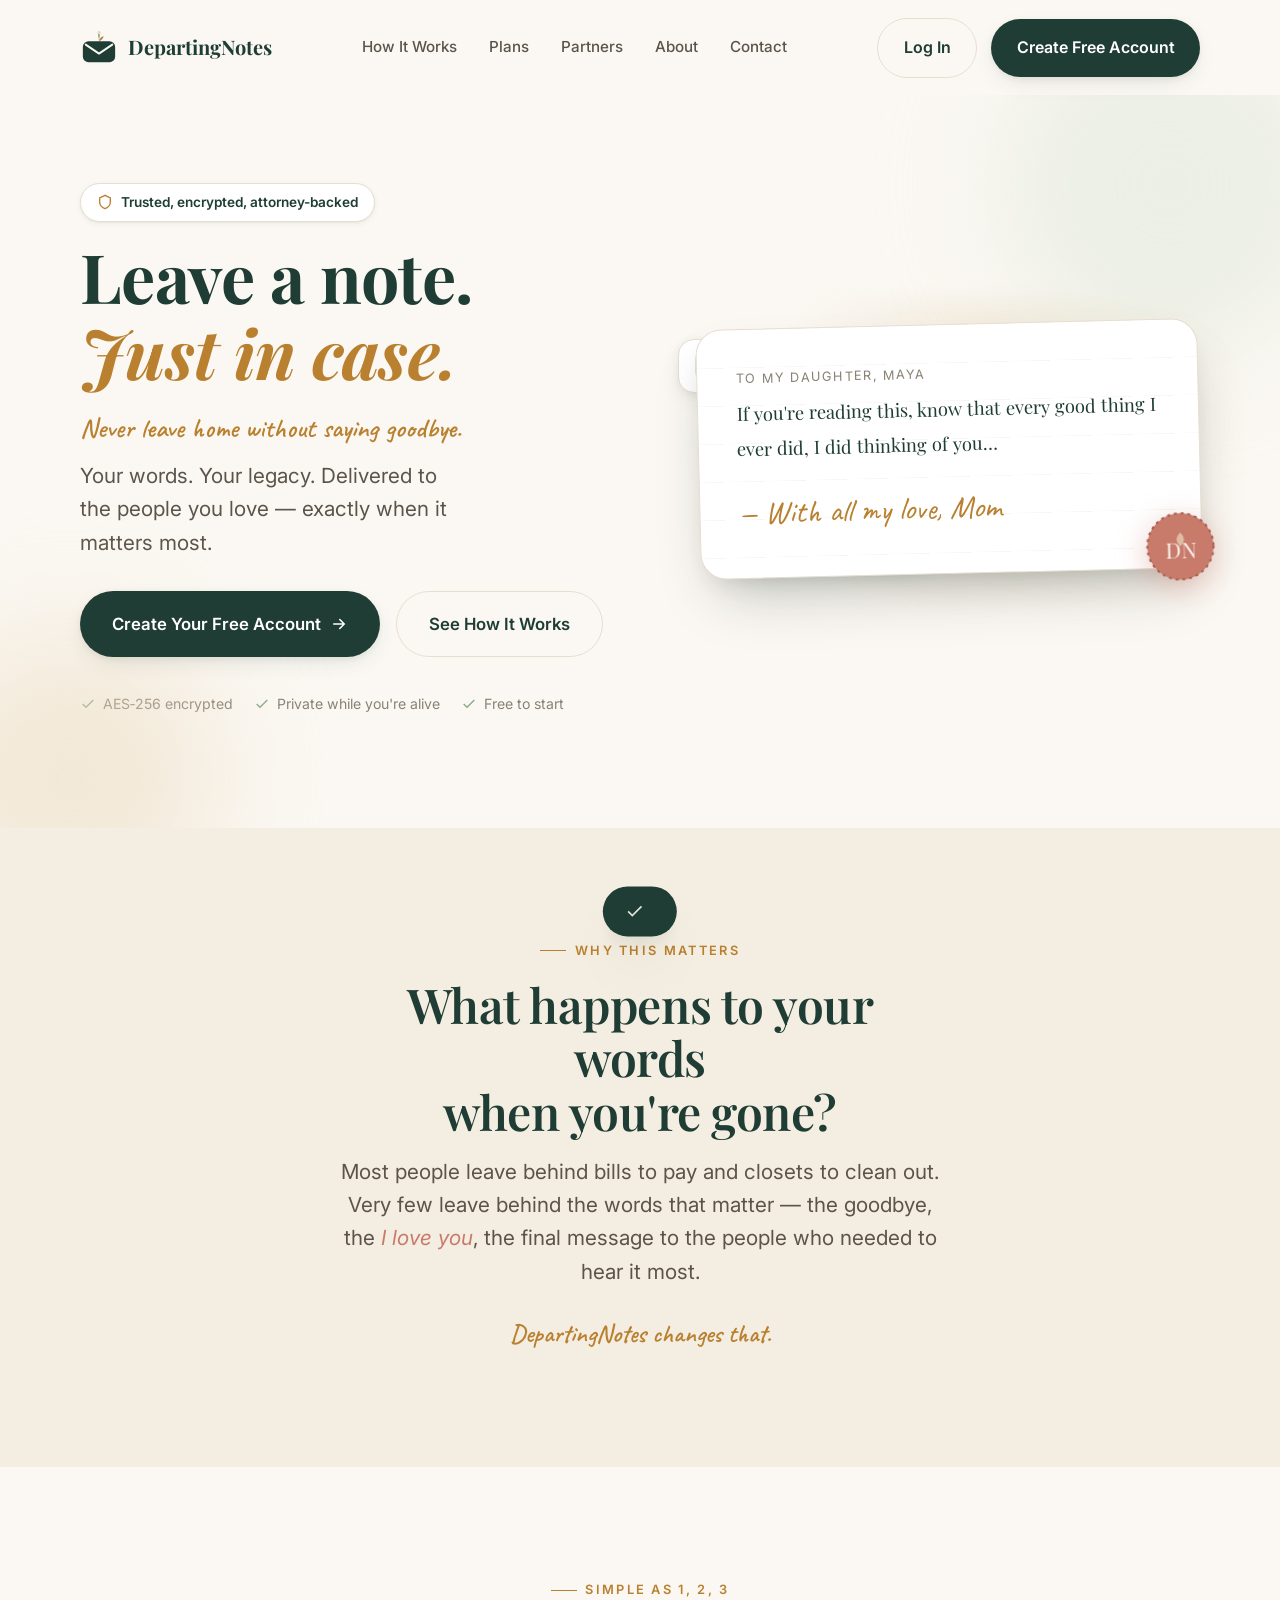
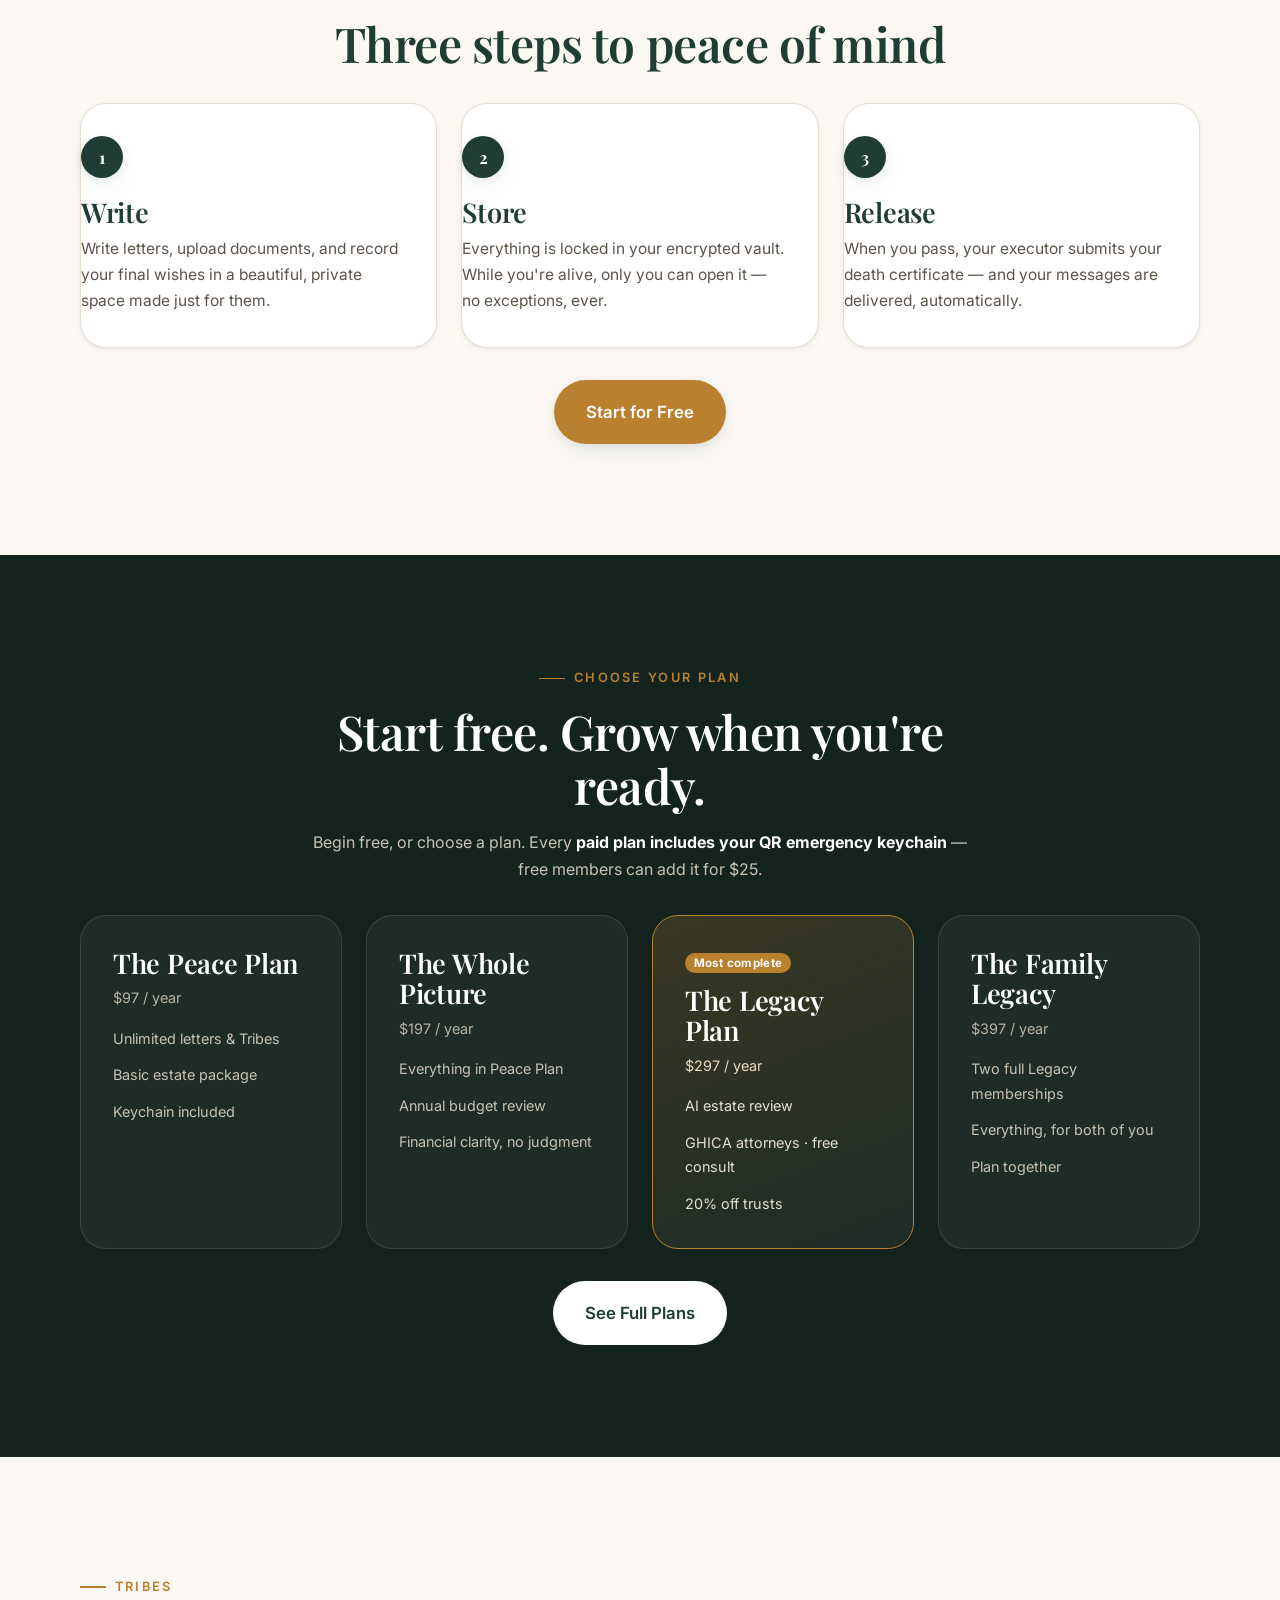
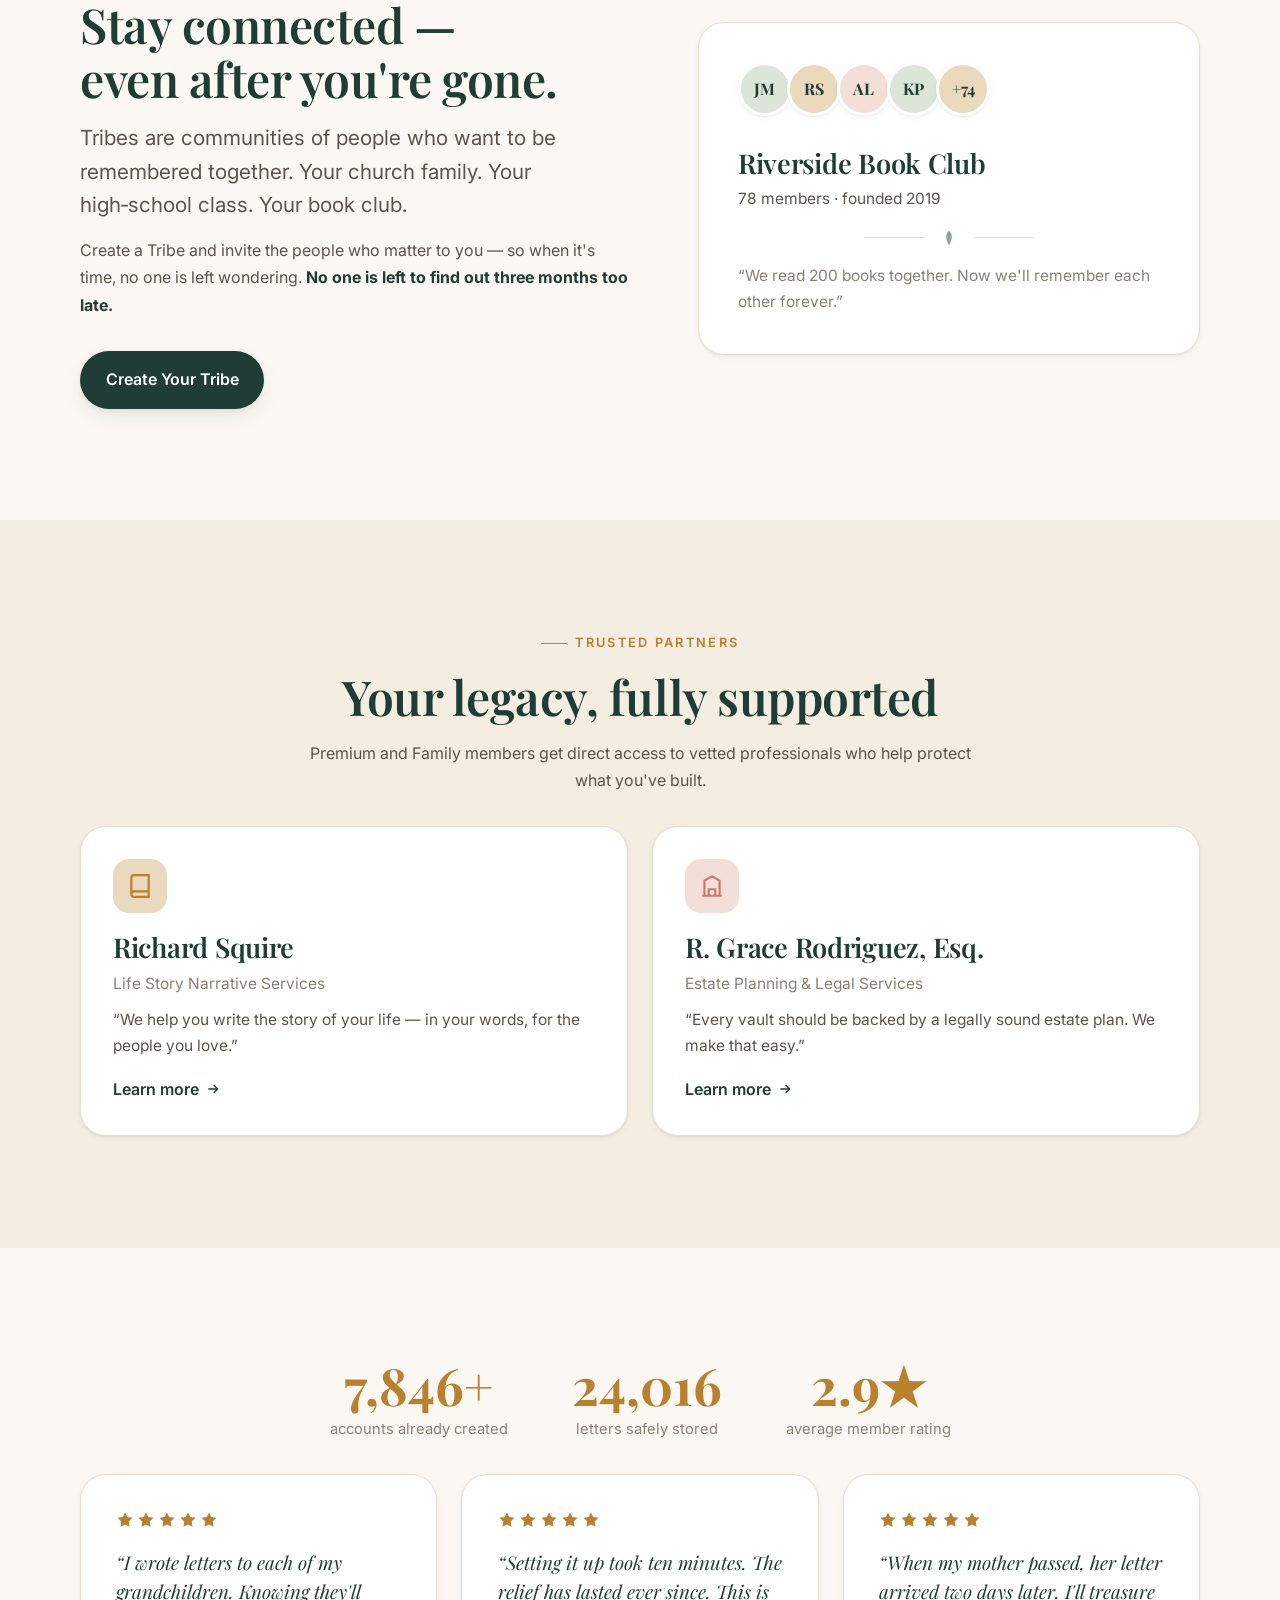
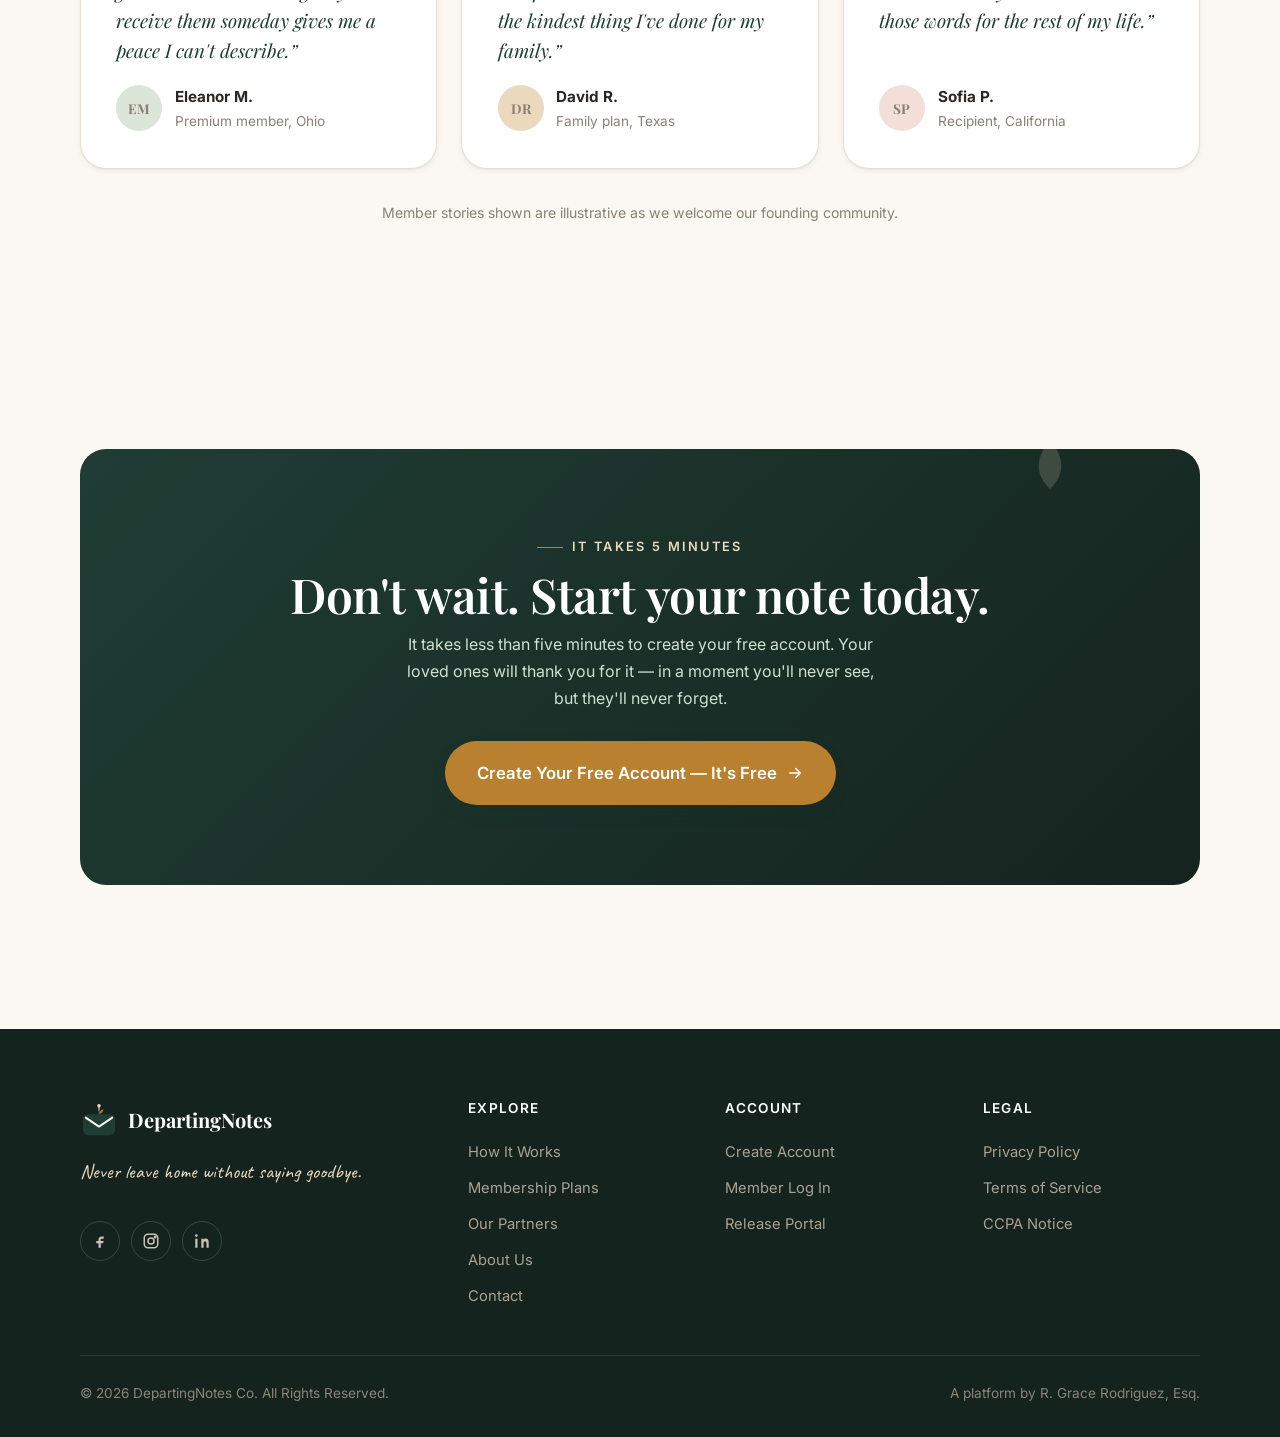
<file: index.html>
<!DOCTYPE html>
<html lang="en">
<head>
<meta charset="UTF-8">
<meta name="viewport" content="width=device-width, initial-scale=1">
<title>DepartingNotes — Never leave home without saying goodbye.</title>
<meta name="description" content="Never leave home without saying goodbye. DepartingNotes is a secure digital legacy vault — write letters and have your words delivered to the people you love, when it matters most.">
<meta property="og:title" content="DepartingNotes — Never leave home without saying goodbye.">
<meta property="og:description" content="Never leave home without saying goodbye. Your words, delivered to the people you love — when it matters most.">
<meta property="og:type" content="website">
<link rel="icon" href="assets/img/logo.svg" type="image/svg+xml">
<link rel="stylesheet" href="assets/css/styles.css">
</head>
<body>

<!-- ============ HEADER ============ -->
<header class="site-header">
  <div class="wrap nav">
    <a href="index.html" class="brand" aria-label="DepartingNotes home">
      <svg class="mark" viewBox="0 0 40 40" fill="none" aria-hidden="true"><rect x="3" y="14" width="34" height="22" rx="6" fill="#1F3D34"/><path d="M6 17.5 20 27l14-9.5" stroke="#FBF8F3" stroke-width="2" stroke-linecap="round" stroke-linejoin="round"/><path d="M20 14c0-4 2.4-6.8 0-11-2.4 4.2 0 7 0 11Z" fill="#8BA888"/><path d="M20 14c.2-3 2.6-4.6 5-5.2-1 2.8-2.6 4.4-5 5.2Z" fill="#B9802F"/><circle cx="20" cy="5" r="1.8" fill="#EAD9BC"/></svg>
      DepartingNotes
    </a>
    <nav class="nav-links" aria-label="Primary">
      <a href="how-it-works.html">How It Works</a>
      <a href="plans.html">Plans</a>
      <a href="partners.html">Partners</a>
      <a href="about.html">About</a>
      <a href="contact.html">Contact</a>
    </nav>
    <div class="nav-actions">
      <a href="login.html" class="btn btn-ghost">Log In</a>
      <a href="register.html" class="btn btn-primary">Create Free Account</a>
      <button class="nav-toggle" aria-label="Open menu" aria-expanded="false">
        <svg viewBox="0 0 24 24" fill="none" stroke="currentColor" stroke-width="2" stroke-linecap="round"><path d="M4 7h16M4 12h16M4 17h16"/></svg>
      </button>
    </div>
  </div>
</header>

<main>
<!-- ============ HERO ============ -->
<section class="hero">
  <div class="ambient a1"></div>
  <div class="ambient a2"></div>
  <div class="wrap hero-grid">
    <div class="hero-copy reveal">
      <span class="pill"><svg viewBox="0 0 24 24" fill="none" stroke="currentColor" stroke-width="2"><path d="M12 2 4 6v6c0 5 3.4 8.3 8 10 4.6-1.7 8-5 8-10V6l-8-4Z"/></svg> Trusted, encrypted, attorney-backed</span>
      <h1>Leave a note.<br><span class="accent">Just in case.</span></h1>
      <p class="hand" style="font-size:1.7rem; margin:.3rem 0 .5rem">Never leave home without saying goodbye.</p>
      <p class="lede">Your words. Your legacy. Delivered to the people you love — exactly when it matters most.</p>
      <div class="hero-cta">
        <a href="register.html" class="btn btn-primary btn-lg">Create Your Free Account
          <svg viewBox="0 0 24 24" fill="none" stroke="currentColor" stroke-width="2" stroke-linecap="round"><path d="M5 12h14M13 6l6 6-6 6"/></svg></a>
        <a href="how-it-works.html" class="btn btn-ghost btn-lg">See How It Works</a>
      </div>
      <div class="hero-trust">
        <span><svg viewBox="0 0 24 24" fill="none" stroke="currentColor" stroke-width="2"><path d="M20 6 9 17l-5-5"/></svg> AES‑256 encrypted</span>
        <span><svg viewBox="0 0 24 24" fill="none" stroke="currentColor" stroke-width="2"><path d="M20 6 9 17l-5-5"/></svg> Private while you're alive</span>
        <span><svg viewBox="0 0 24 24" fill="none" stroke="currentColor" stroke-width="2"><path d="M20 6 9 17l-5-5"/></svg> Free to start</span>
      </div>
    </div>
    <div class="hero-visual reveal" data-d="2">
      <div class="hero-bloom"></div>
      <div class="hero-float f1"><svg viewBox="0 0 24 24" fill="none" stroke="currentColor" stroke-width="2"><rect x="3" y="11" width="18" height="11" rx="2"/><path d="M7 11V7a5 5 0 0 1 10 0v4"/></svg> Vault locked</div>
      <div class="hero-float f2"><svg viewBox="0 0 24 24" fill="none" stroke="currentColor" stroke-width="2"><path d="M22 2 11 13M22 2l-7 20-4-9-9-4 20-7Z"/></svg> Delivered with love</div>
      <article class="letter-card">
        <div class="to">To my daughter, Maya</div>
        <p class="body-line">If you're reading this, know that every good thing I ever did, I did thinking of you…</p>
        <div class="sign">— With all my love, Mom</div>
        <svg class="wax" viewBox="0 0 80 80" fill="none"><circle cx="40" cy="40" r="34" fill="#C97B6B"/><circle cx="40" cy="40" r="34" stroke="#A85C4D" stroke-width="2" stroke-dasharray="3 4"/><path d="M40 26c5 5 5 9 0 14-5-5-5-9 0-14Z" fill="#EAD9BC" opacity=".7"/><text x="40" y="52" text-anchor="middle" font-family="Playfair Display, serif" font-size="22" fill="#FBF8F3">DN</text></svg>
      </article>
    </div>
  </div>
</section>

<!-- ============ SECTION 2 — THE PROBLEM ============ -->
<section class="bg-paper-2">
  <div class="wrap head-block center reveal">
    <span class="eyebrow">Why this matters</span>
    <h2>What happens to your words<br>when you're gone?</h2>
    <p class="lede">Most people leave behind bills to pay and closets to clean out. Very few leave behind the words that matter — the goodbye, the <span class="serif-italic" style="color:var(--rose)">I love you</span>, the final message to the people who needed to hear it most.</p>
    <p class="hand" style="font-size:1.6rem; margin-top:.5rem">DepartingNotes changes that.</p>
  </div>
</section>

<!-- ============ SECTION 3 — HOW IT WORKS ============ -->
<section>
  <div class="wrap">
    <div class="head-block center reveal mb-2">
      <span class="eyebrow">Simple as 1, 2, 3</span>
      <h2>Three steps to peace of mind</h2>
    </div>
    <div class="grid grid-3 steps">
      <div class="card step reveal" data-d="1">
        <div class="num">1</div>
        <h3>Write</h3>
        <p>Write letters, upload documents, and record your final wishes in a beautiful, private space made just for them.</p>
      </div>
      <div class="card step reveal" data-d="2">
        <div class="num">2</div>
        <h3>Store</h3>
        <p>Everything is locked in your encrypted vault. While you're alive, only you can open it — no exceptions, ever.</p>
      </div>
      <div class="card step reveal" data-d="3">
        <div class="num">3</div>
        <h3>Release</h3>
        <p>When you pass, your executor submits your death certificate — and your messages are delivered, automatically.</p>
      </div>
    </div>
    <div class="center mt-2 reveal"><a href="register.html" class="btn btn-gold btn-lg">Start for Free</a></div>
  </div>
</section>

<!-- ============ SECTION 4 — TIERS PREVIEW ============ -->
<section class="bg-dark">
  <div class="wrap">
    <div class="head-block center reveal mb-2">
      <span class="eyebrow">Choose your plan</span>
      <h2>Start free. Grow when you're ready.</h2>
      <p>Begin free, or choose a plan. Every <strong style="color:#fff">paid plan includes your QR emergency keychain</strong> — free members can add it for $25.</p>
    </div>
    <div class="grid grid-4">
      <div class="card reveal" data-d="1" style="background:rgba(255,255,255,.04); border-color:rgba(255,255,255,.12)">
        <h3 style="color:#fff; font-family:var(--font-display)">The Peace Plan</h3>
        <p style="color:#B9B2A4; font-size:.9rem">$97 / year</p>
        <ul class="stack-sm" style="margin-top:1rem; color:#C9C2B4; font-size:.9rem">
          <li>Unlimited letters & Tribes</li><li>Basic estate package</li><li>Keychain included</li>
        </ul>
      </div>
      <div class="card reveal" data-d="2" style="background:rgba(255,255,255,.04); border-color:rgba(255,255,255,.12)">
        <h3 style="color:#fff; font-family:var(--font-display)">The Whole Picture</h3>
        <p style="color:#B9B2A4; font-size:.9rem">$197 / year</p>
        <ul class="stack-sm" style="margin-top:1rem; color:#C9C2B4; font-size:.9rem">
          <li>Everything in Peace Plan</li><li>Annual budget review</li><li>Financial clarity, no judgment</li>
        </ul>
      </div>
      <div class="card reveal" data-d="3" style="background:linear-gradient(160deg,rgba(185,128,47,.22),rgba(255,255,255,.04)); border-color:var(--gold)">
        <span class="save-pill" style="background:var(--gold); color:#fff">Most complete</span>
        <h3 style="color:#fff; margin-top:.6rem; font-family:var(--font-display)">The Legacy Plan</h3>
        <p style="color:#EAD9BC; font-size:.9rem">$297 / year</p>
        <ul class="stack-sm" style="margin-top:1rem; color:#E6DFD2; font-size:.9rem">
          <li>AI estate review</li><li>GHICA attorneys · free consult</li><li>20% off trusts</li>
        </ul>
      </div>
      <div class="card reveal" data-d="4" style="background:rgba(255,255,255,.04); border-color:rgba(255,255,255,.12)">
        <h3 style="color:#fff; font-family:var(--font-display)">The Family Legacy</h3>
        <p style="color:#B9B2A4; font-size:.9rem">$397 / year</p>
        <ul class="stack-sm" style="margin-top:1rem; color:#C9C2B4; font-size:.9rem">
          <li>Two full Legacy memberships</li><li>Everything, for both of you</li><li>Plan together</li>
        </ul>
      </div>
    </div>
    <div class="center mt-2 reveal"><a href="plans.html" class="btn btn-light btn-lg">See Full Plans</a></div>
  </div>
</section>

<!-- ============ SECTION 5 — TRIBES ============ -->
<section>
  <div class="wrap hero-grid">
    <div class="reveal">
      <span class="eyebrow">Tribes</span>
      <h2>Stay connected —<br>even after you're gone.</h2>
      <p class="lede mt-1">Tribes are communities of people who want to be remembered together. Your church family. Your high‑school class. Your book club.</p>
      <p class="mt-1">Create a Tribe and invite the people who matter to you — so when it's time, no one is left wondering. <strong style="color:var(--forest)">No one is left to find out three months too late.</strong></p>
      <div class="hero-cta"><a href="register.html" class="btn btn-primary">Create Your Tribe</a></div>
    </div>
    <div class="reveal" data-d="2">
      <div class="card" style="padding:2.4rem">
        <div class="tribe-visual mb-2">
          <span class="tribe-avatar">JM</span><span class="tribe-avatar" style="background:var(--gold-soft)">RS</span>
          <span class="tribe-avatar" style="background:#F3DED8">AL</span><span class="tribe-avatar">KP</span>
          <span class="tribe-avatar" style="background:var(--gold-soft)">+74</span>
        </div>
        <h3>Riverside Book Club</h3>
        <p class="small">78 members · founded 2019</p>
        <div class="divider-leaf"><svg viewBox="0 0 24 24" width="18" height="18" fill="currentColor"><path d="M12 2C7 7 7 13 12 22 17 13 17 7 12 2Z"/></svg></div>
        <p class="small muted">“We read 200 books together. Now we'll remember each other forever.”</p>
      </div>
    </div>
  </div>
</section>

<!-- ============ SECTION 6 — PARTNERS ============ -->
<section class="bg-paper-2">
  <div class="wrap">
    <div class="head-block center reveal mb-2">
      <span class="eyebrow">Trusted partners</span>
      <h2>Your legacy, fully supported</h2>
      <p>Premium and Family members get direct access to vetted professionals who help protect what you've built.</p>
    </div>
    <div class="grid grid-2">
      <div class="card reveal" data-d="1">
        <div class="icon-badge gold"><svg viewBox="0 0 24 24" fill="none" stroke="currentColor" stroke-width="2"><path d="M4 19.5A2.5 2.5 0 0 1 6.5 17H20M6.5 2H20v20H6.5A2.5 2.5 0 0 1 4 19.5v-15A2.5 2.5 0 0 1 6.5 2Z"/></svg></div>
        <h3>Richard Squire</h3>
        <p class="small muted" style="margin-bottom:.6rem">Life Story Narrative Services</p>
        <p>“We help you write the story of your life — in your words, for the people you love.”</p>
        <a class="link-arrow mt-1" href="partners.html#richard-squire">Learn more <svg viewBox="0 0 24 24" fill="none" stroke="currentColor" stroke-width="2"><path d="M5 12h14M13 6l6 6-6 6"/></svg></a>
      </div>
      <div class="card reveal" data-d="2">
        <div class="icon-badge rose"><svg viewBox="0 0 24 24" fill="none" stroke="currentColor" stroke-width="2"><path d="M3 21h18M5 21V7l7-4 7 4v14M9 21v-6h6v6"/></svg></div>
        <h3>R. Grace Rodriguez, Esq.</h3>
        <p class="small muted" style="margin-bottom:.6rem">Estate Planning & Legal Services</p>
        <p>“Every vault should be backed by a legally sound estate plan. We make that easy.”</p>
        <a class="link-arrow mt-1" href="partners.html#grace-rodriguez">Learn more <svg viewBox="0 0 24 24" fill="none" stroke="currentColor" stroke-width="2"><path d="M5 12h14M13 6l6 6-6 6"/></svg></a>
      </div>
    </div>
  </div>
</section>

<!-- ============ SECTION 7 — SOCIAL PROOF ============ -->
<section>
  <div class="wrap">
    <div class="stats reveal mb-2">
      <div class="stat"><div class="n"><span data-count="12480">0</span>+</div><div class="l">accounts already created</div></div>
      <div class="stat"><div class="n"><span data-count="38200">0</span></div><div class="l">letters safely stored</div></div>
      <div class="stat"><div class="n"><span data-count="4">0</span>.9★</div><div class="l">average member rating</div></div>
    </div>
    <div class="grid grid-3">
      <figure class="quote-card reveal" data-d="1">
        <div class="stars" aria-label="5 out of 5 stars">
          <svg viewBox="0 0 24 24"><path d="M12 2l3 6 7 1-5 5 1 7-6-3-6 3 1-7-5-5 7-1 3-6Z"/></svg><svg viewBox="0 0 24 24"><path d="M12 2l3 6 7 1-5 5 1 7-6-3-6 3 1-7-5-5 7-1 3-6Z"/></svg><svg viewBox="0 0 24 24"><path d="M12 2l3 6 7 1-5 5 1 7-6-3-6 3 1-7-5-5 7-1 3-6Z"/></svg><svg viewBox="0 0 24 24"><path d="M12 2l3 6 7 1-5 5 1 7-6-3-6 3 1-7-5-5 7-1 3-6Z"/></svg><svg viewBox="0 0 24 24"><path d="M12 2l3 6 7 1-5 5 1 7-6-3-6 3 1-7-5-5 7-1 3-6Z"/></svg>
        </div>
        <blockquote>“I wrote letters to each of my grandchildren. Knowing they'll receive them someday gives me a peace I can't describe.”</blockquote>
        <figcaption class="who"><span class="avatar">EM</span><span><b>Eleanor M.</b><span>Premium member, Ohio</span></span></figcaption>
      </figure>
      <figure class="quote-card reveal" data-d="2">
        <div class="stars" aria-label="5 out of 5 stars">
          <svg viewBox="0 0 24 24"><path d="M12 2l3 6 7 1-5 5 1 7-6-3-6 3 1-7-5-5 7-1 3-6Z"/></svg><svg viewBox="0 0 24 24"><path d="M12 2l3 6 7 1-5 5 1 7-6-3-6 3 1-7-5-5 7-1 3-6Z"/></svg><svg viewBox="0 0 24 24"><path d="M12 2l3 6 7 1-5 5 1 7-6-3-6 3 1-7-5-5 7-1 3-6Z"/></svg><svg viewBox="0 0 24 24"><path d="M12 2l3 6 7 1-5 5 1 7-6-3-6 3 1-7-5-5 7-1 3-6Z"/></svg><svg viewBox="0 0 24 24"><path d="M12 2l3 6 7 1-5 5 1 7-6-3-6 3 1-7-5-5 7-1 3-6Z"/></svg>
        </div>
        <blockquote>“Setting it up took ten minutes. The relief has lasted ever since. This is the kindest thing I've done for my family.”</blockquote>
        <figcaption class="who"><span class="avatar" style="background:var(--gold-soft)">DR</span><span><b>David R.</b><span>Family plan, Texas</span></span></figcaption>
      </figure>
      <figure class="quote-card reveal" data-d="3">
        <div class="stars" aria-label="5 out of 5 stars">
          <svg viewBox="0 0 24 24"><path d="M12 2l3 6 7 1-5 5 1 7-6-3-6 3 1-7-5-5 7-1 3-6Z"/></svg><svg viewBox="0 0 24 24"><path d="M12 2l3 6 7 1-5 5 1 7-6-3-6 3 1-7-5-5 7-1 3-6Z"/></svg><svg viewBox="0 0 24 24"><path d="M12 2l3 6 7 1-5 5 1 7-6-3-6 3 1-7-5-5 7-1 3-6Z"/></svg><svg viewBox="0 0 24 24"><path d="M12 2l3 6 7 1-5 5 1 7-6-3-6 3 1-7-5-5 7-1 3-6Z"/></svg><svg viewBox="0 0 24 24"><path d="M12 2l3 6 7 1-5 5 1 7-6-3-6 3 1-7-5-5 7-1 3-6Z"/></svg>
        </div>
        <blockquote>“When my mother passed, her letter arrived two days later. I'll treasure those words for the rest of my life.”</blockquote>
        <figcaption class="who"><span class="avatar" style="background:#F3DED8">SP</span><span><b>Sofia P.</b><span>Recipient, California</span></span></figcaption>
      </figure>
    </div>
    <p class="center small muted mt-2 reveal">Member stories shown are illustrative as we welcome our founding community.</p>
  </div>
</section>

<!-- ============ SECTION 8 — FINAL CTA ============ -->
<section>
  <div class="wrap">
    <div class="cta-band reveal">
      <svg class="candle" style="top:-20px; right:8%; width:120px" viewBox="0 0 24 24" fill="#EAD9BC"><path d="M12 2c3 4 3 7 0 10-3-3-3-6 0-10Z"/></svg>
      <span class="eyebrow" style="color:var(--gold-soft); justify-content:center">It takes 5 minutes</span>
      <h2 style="margin:.6rem 0">Don't wait. Start your note today.</h2>
      <p>It takes less than five minutes to create your free account. Your loved ones will thank you for it — in a moment you'll never see, but they'll never forget.</p>
      <div class="hero-cta" style="justify-content:center; margin-top:1.8rem">
        <a href="register.html" class="btn btn-gold btn-lg">Create Your Free Account — It's Free
          <svg viewBox="0 0 24 24" fill="none" stroke="currentColor" stroke-width="2" stroke-linecap="round"><path d="M5 12h14M13 6l6 6-6 6"/></svg></a>
      </div>
    </div>
  </div>
</section>
</main>

<!-- ============ FOOTER ============ -->
<footer class="site-footer">
  <div class="wrap">
    <div class="footer-grid">
      <div>
        <a href="index.html" class="brand" aria-label="DepartingNotes home">
          <svg class="mark" viewBox="0 0 40 40" fill="none" aria-hidden="true"><rect x="3" y="14" width="34" height="22" rx="6" fill="#1F3D34"/><path d="M6 17.5 20 27l14-9.5" stroke="#FBF8F3" stroke-width="2" stroke-linecap="round" stroke-linejoin="round"/><path d="M20 14c0-4 2.4-6.8 0-11-2.4 4.2 0 7 0 11Z" fill="#8BA888"/><path d="M20 14c.2-3 2.6-4.6 5-5.2-1 2.8-2.6 4.4-5 5.2Z" fill="#B9802F"/><circle cx="20" cy="5" r="1.8" fill="#EAD9BC"/></svg>
          DepartingNotes
        </a>
        <p class="footer-tag mt-1">Never leave home without saying goodbye.</p>
        <div class="footer-social mt-2">
          <a href="#" aria-label="Facebook"><svg viewBox="0 0 24 24" fill="currentColor"><path d="M14 9h3V6h-3c-2.2 0-4 1.8-4 4v2H7v3h3v6h3v-6h3l1-3h-4v-2c0-.6.4-1 1-1Z"/></svg></a>
          <a href="#" aria-label="Instagram"><svg viewBox="0 0 24 24" fill="none" stroke="currentColor" stroke-width="2"><rect x="3" y="3" width="18" height="18" rx="5"/><circle cx="12" cy="12" r="4"/><circle cx="17.5" cy="6.5" r="1" fill="currentColor"/></svg></a>
          <a href="#" aria-label="LinkedIn"><svg viewBox="0 0 24 24" fill="currentColor"><path d="M6 9H3v12h3V9ZM4.5 3a1.8 1.8 0 1 0 0 3.6 1.8 1.8 0 0 0 0-3.6ZM21 21h-3v-6c0-1.6-.6-2.5-1.9-2.5-1 0-1.6.7-1.9 1.4-.1.2-.1.6-.1.9v6.2h-3V9h3v1.4c.4-.7 1.2-1.6 2.9-1.6 2.1 0 3.9 1.4 3.9 4.3V21Z"/></svg></a>
        </div>
      </div>
      <div class="footer-col">
        <h4>Explore</h4>
        <a href="how-it-works.html">How It Works</a>
        <a href="plans.html">Membership Plans</a>
        <a href="partners.html">Our Partners</a>
        <a href="about.html">About Us</a>
        <a href="contact.html">Contact</a>
      </div>
      <div class="footer-col">
        <h4>Account</h4>
        <a href="register.html">Create Account</a>
        <a href="login.html">Member Log In</a>
        <a href="release.html">Release Portal</a>
      </div>
      <div class="footer-col">
        <h4>Legal</h4>
        <a href="privacy.html">Privacy Policy</a>
        <a href="terms.html">Terms of Service</a>
        <a href="ccpa.html">CCPA Notice</a>
      </div>
    </div>
    <div class="footer-bottom">
      <span>© <span data-year>2026</span> DepartingNotes Co. All Rights Reserved.</span>
      <span>A platform by R. Grace Rodriguez, Esq.</span>
    </div>
  </div>
</footer>

<!-- Toast -->
<div class="toast" id="toast" role="status" aria-live="polite"><svg viewBox="0 0 24 24" fill="none" stroke="currentColor" stroke-width="2"><path d="M20 6 9 17l-5-5"/></svg><span class="msg"></span></div>

<script src="assets/js/main.js"></script>
</body>
</html>
</file>
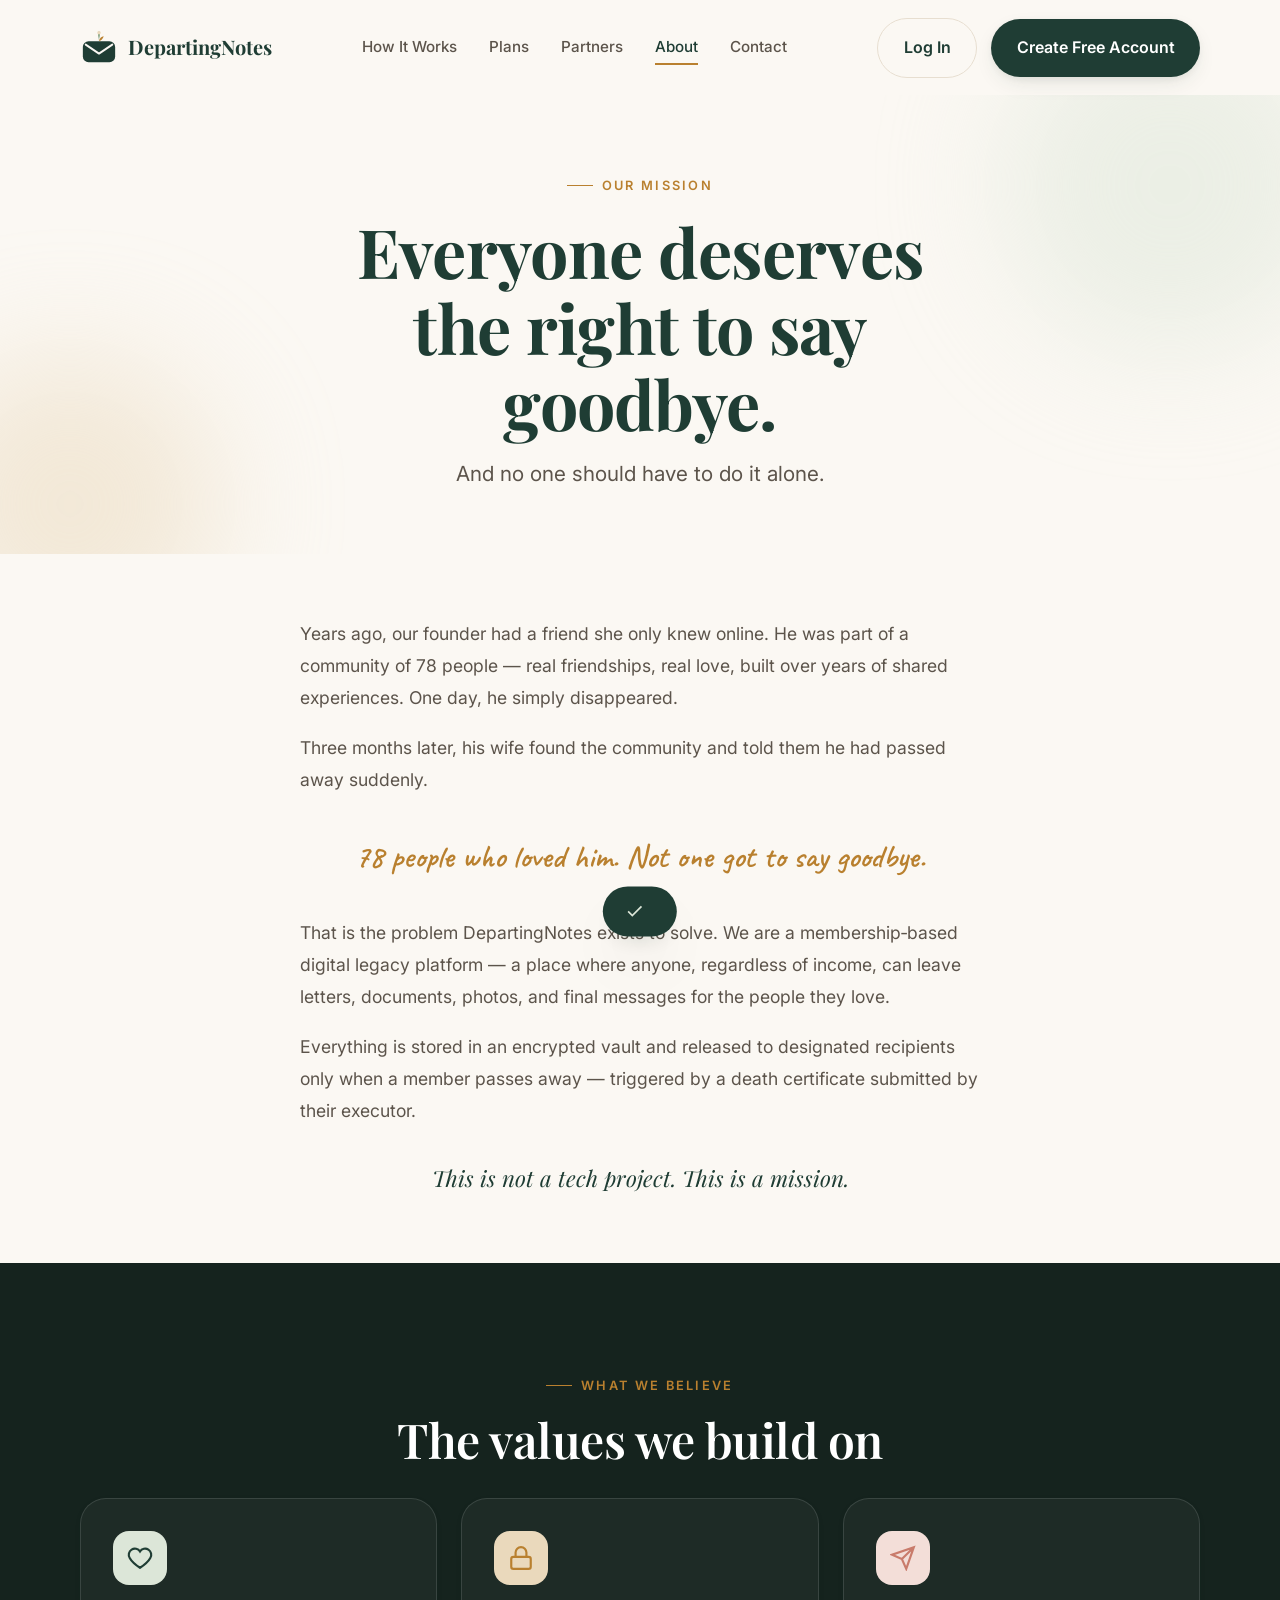
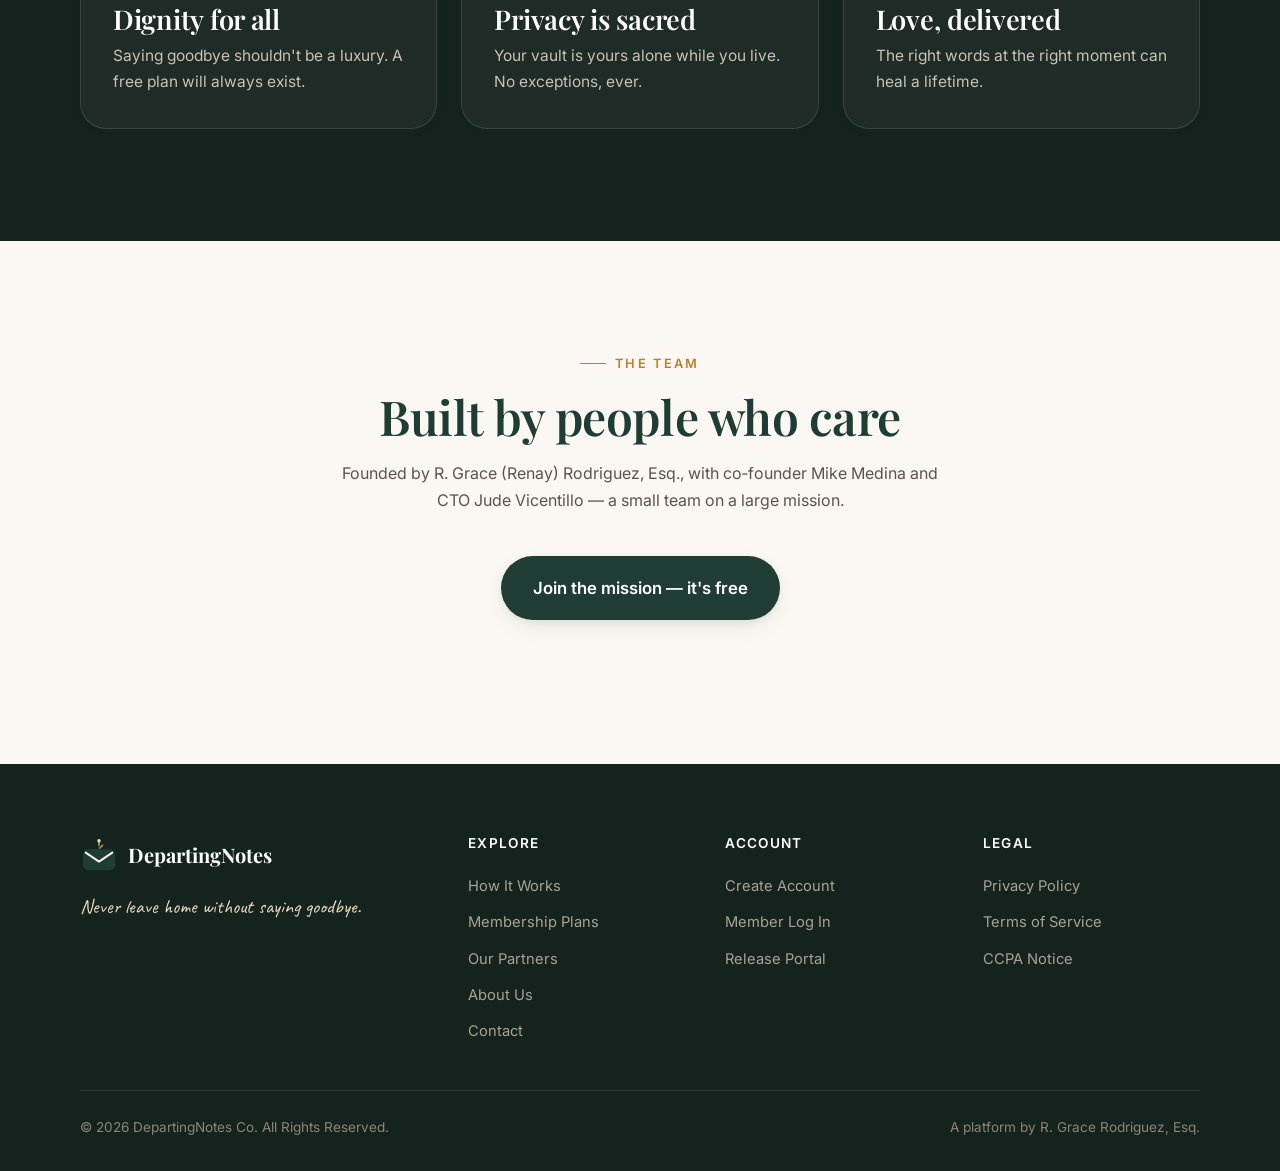
<file: about.html>
<!DOCTYPE html>
<html lang="en">
<head>
<meta charset="UTF-8">
<meta name="viewport" content="width=device-width, initial-scale=1">
<title>About Us — DepartingNotes</title>
<meta name="description" content="Never leave home without saying goodbye. The story behind DepartingNotes and the mission that drives us.">
<link rel="icon" href="assets/img/logo.svg" type="image/svg+xml">
<link rel="stylesheet" href="assets/css/styles.css">
</head>
<body>
<header class="site-header">
  <div class="wrap nav">
    <a href="index.html" class="brand" aria-label="DepartingNotes home"><svg class="mark" viewBox="0 0 40 40" fill="none" aria-hidden="true"><rect x="3" y="14" width="34" height="22" rx="6" fill="#1F3D34"/><path d="M6 17.5 20 27l14-9.5" stroke="#FBF8F3" stroke-width="2" stroke-linecap="round" stroke-linejoin="round"/><path d="M20 14c0-4 2.4-6.8 0-11-2.4 4.2 0 7 0 11Z" fill="#8BA888"/><path d="M20 14c.2-3 2.6-4.6 5-5.2-1 2.8-2.6 4.4-5 5.2Z" fill="#B9802F"/><circle cx="20" cy="5" r="1.8" fill="#EAD9BC"/></svg> DepartingNotes</a>
    <nav class="nav-links" aria-label="Primary"><a href="how-it-works.html">How It Works</a><a href="plans.html">Plans</a><a href="partners.html">Partners</a><a href="about.html" class="active">About</a><a href="contact.html">Contact</a></nav>
    <div class="nav-actions"><a href="login.html" class="btn btn-ghost">Log In</a><a href="register.html" class="btn btn-primary">Create Free Account</a><button class="nav-toggle" aria-label="Open menu" aria-expanded="false"><svg viewBox="0 0 24 24" fill="none" stroke="currentColor" stroke-width="2" stroke-linecap="round"><path d="M4 7h16M4 12h16M4 17h16"/></svg></button></div>
  </div>
</header>

<main>
<section class="page-hero">
  <div class="ambient a1"></div><div class="ambient a2"></div>
  <div class="wrap head-block center reveal">
    <span class="eyebrow">Our mission</span>
    <h1>Everyone deserves<br>the right to say goodbye.</h1>
    <p class="lede">And no one should have to do it alone.</p>
  </div>
</section>

<section class="section-tight">
  <div class="wrap" style="max-width:760px">
    <div class="reveal" style="font-size:1.1rem; line-height:1.8; color:var(--text-soft)">
      <p style="margin-bottom:1.2rem">Years ago, our founder had a friend she only knew online. He was part of a community of 78 people — real friendships, real love, built over years of shared experiences. One day, he simply disappeared.</p>
      <p style="margin-bottom:1.2rem">Three months later, his wife found the community and told them he had passed away suddenly.</p>
      <p class="hand center" style="font-size:2rem; margin:2rem 0">78 people who loved him. Not one got to say goodbye.</p>
      <p style="margin-bottom:1.2rem">That is the problem DepartingNotes exists to solve. We are a membership‑based digital legacy platform — a place where anyone, regardless of income, can leave letters, documents, photos, and final messages for the people they love.</p>
      <p style="margin-bottom:1.2rem">Everything is stored in an encrypted vault and released to designated recipients only when a member passes away — triggered by a death certificate submitted by their executor.</p>
      <p style="font-family:var(--font-display); font-size:1.4rem; color:var(--forest); font-style:italic; text-align:center; margin-top:2rem">This is not a tech project. This is a mission.</p>
    </div>
  </div>
</section>

<section class="bg-dark">
  <div class="wrap">
    <div class="head-block center reveal mb-2"><span class="eyebrow">What we believe</span><h2>The values we build on</h2></div>
    <div class="grid grid-3">
      <div class="card reveal" data-d="1" style="background:rgba(255,255,255,.04); border-color:rgba(255,255,255,.12)"><div class="icon-badge"><svg viewBox="0 0 24 24" fill="none" stroke="currentColor" stroke-width="2"><path d="M12 21s-7-4.5-9.5-9A5 5 0 0 1 12 6a5 5 0 0 1 9.5 6c-2.5 4.5-9.5 9-9.5 9Z"/></svg></div><h3 style="color:#fff">Dignity for all</h3><p>Saying goodbye shouldn't be a luxury. A free plan will always exist.</p></div>
      <div class="card reveal" data-d="2" style="background:rgba(255,255,255,.04); border-color:rgba(255,255,255,.12)"><div class="icon-badge gold"><svg viewBox="0 0 24 24" fill="none" stroke="currentColor" stroke-width="2"><rect x="3" y="11" width="18" height="11" rx="2"/><path d="M7 11V7a5 5 0 0 1 10 0v4"/></svg></div><h3 style="color:#fff">Privacy is sacred</h3><p>Your vault is yours alone while you live. No exceptions, ever.</p></div>
      <div class="card reveal" data-d="3" style="background:rgba(255,255,255,.04); border-color:rgba(255,255,255,.12)"><div class="icon-badge rose"><svg viewBox="0 0 24 24" fill="none" stroke="currentColor" stroke-width="2"><path d="M22 2 11 13M22 2l-7 20-4-9-9-4 20-7Z"/></svg></div><h3 style="color:#fff">Love, delivered</h3><p>The right words at the right moment can heal a lifetime.</p></div>
    </div>
  </div>
</section>

<section>
  <div class="wrap head-block center reveal">
    <span class="eyebrow">The team</span>
    <h2>Built by people who care</h2>
    <p>Founded by R. Grace (Renay) Rodriguez, Esq., with co‑founder Mike Medina and CTO Jude Vicentillo — a small team on a large mission.</p>
    <div class="hero-cta" style="justify-content:center; margin-top:1.6rem"><a href="register.html" class="btn btn-primary btn-lg">Join the mission — it's free</a></div>
  </div>
</section>
</main>

<footer class="site-footer">
  <div class="wrap">
    <div class="footer-grid">
      <div><a href="index.html" class="brand"><svg class="mark" viewBox="0 0 40 40" fill="none" aria-hidden="true"><rect x="3" y="14" width="34" height="22" rx="6" fill="#1F3D34"/><path d="M6 17.5 20 27l14-9.5" stroke="#FBF8F3" stroke-width="2" stroke-linecap="round" stroke-linejoin="round"/><path d="M20 14c0-4 2.4-6.8 0-11-2.4 4.2 0 7 0 11Z" fill="#8BA888"/><path d="M20 14c.2-3 2.6-4.6 5-5.2-1 2.8-2.6 4.4-5 5.2Z" fill="#B9802F"/><circle cx="20" cy="5" r="1.8" fill="#EAD9BC"/></svg> DepartingNotes</a><p class="footer-tag mt-1">Never leave home without saying goodbye.</p></div>
      <div class="footer-col"><h4>Explore</h4><a href="how-it-works.html">How It Works</a><a href="plans.html">Membership Plans</a><a href="partners.html">Our Partners</a><a href="about.html">About Us</a><a href="contact.html">Contact</a></div>
      <div class="footer-col"><h4>Account</h4><a href="register.html">Create Account</a><a href="login.html">Member Log In</a><a href="release.html">Release Portal</a></div>
      <div class="footer-col"><h4>Legal</h4><a href="privacy.html">Privacy Policy</a><a href="terms.html">Terms of Service</a><a href="ccpa.html">CCPA Notice</a></div>
    </div>
    <div class="footer-bottom"><span>© <span data-year>2026</span> DepartingNotes Co. All Rights Reserved.</span><span>A platform by R. Grace Rodriguez, Esq.</span></div>
  </div>
</footer>
<div class="toast" id="toast" role="status" aria-live="polite"><svg viewBox="0 0 24 24" fill="none" stroke="currentColor" stroke-width="2"><path d="M20 6 9 17l-5-5"/></svg><span class="msg"></span></div>
<script src="assets/js/main.js"></script>
</body>
</html>
</file>
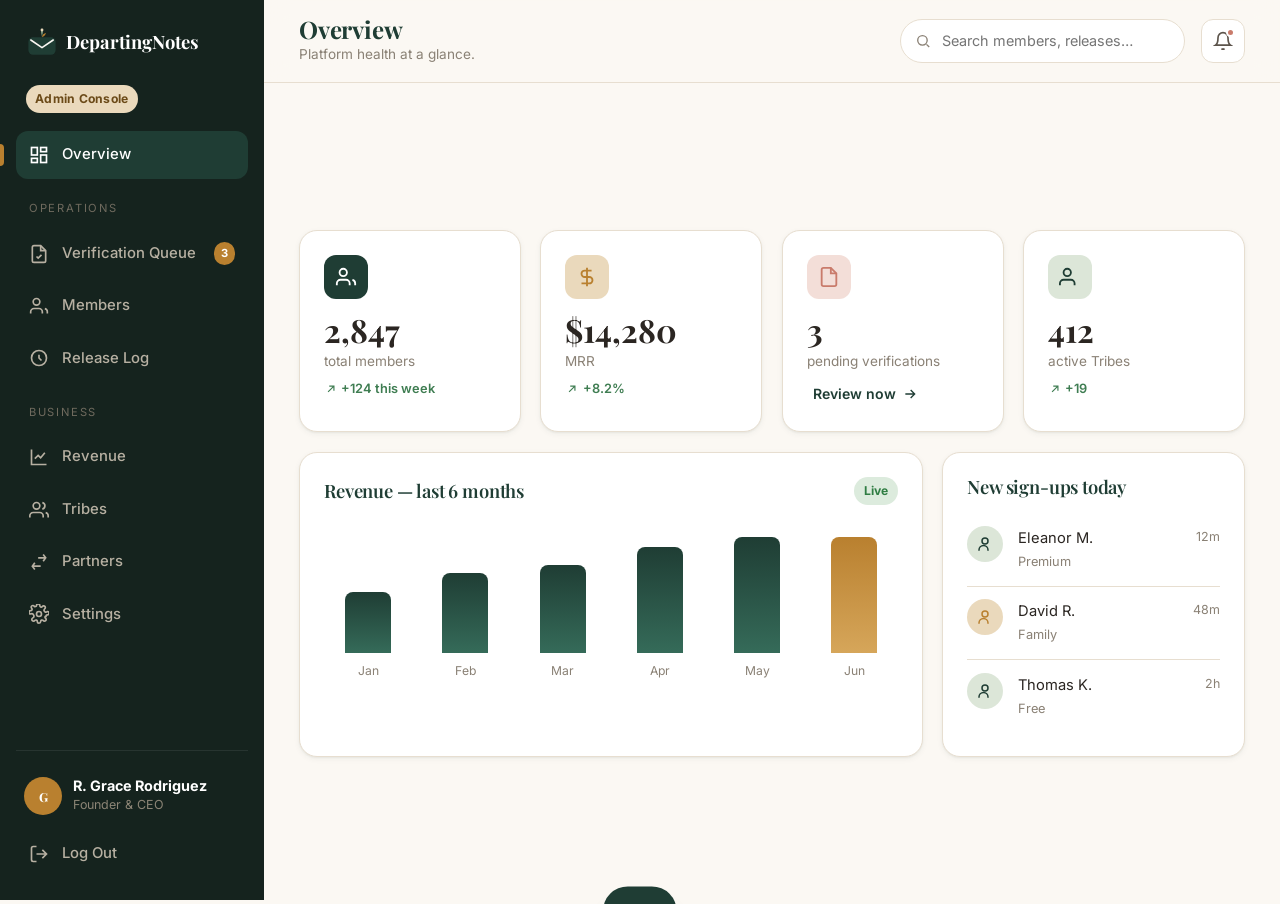
<file: admin.html>
<!DOCTYPE html>
<html lang="en">
<head>
<meta charset="UTF-8">
<meta name="viewport" content="width=device-width, initial-scale=1">
<title>Admin — DepartingNotes</title>
<meta name="robots" content="noindex">
<link rel="icon" href="assets/img/logo.svg" type="image/svg+xml">
<link rel="stylesheet" href="assets/css/styles.css">
<link rel="stylesheet" href="assets/css/dashboard.css">
</head>
<body>
<div class="app">

  <!-- ============ SIDEBAR ============ -->
  <aside class="sidebar">
    <a href="index.html" class="brand"><svg class="mark" viewBox="0 0 40 40" fill="none" aria-hidden="true"><rect x="3" y="14" width="34" height="22" rx="6" fill="#1F3D34"/><path d="M6 17.5 20 27l14-9.5" stroke="#FBF8F3" stroke-width="2" stroke-linecap="round" stroke-linejoin="round"/><path d="M20 14c0-4 2.4-6.8 0-11-2.4 4.2 0 7 0 11Z" fill="#8BA888"/><path d="M20 14c.2-3 2.6-4.6 5-5.2-1 2.8-2.6 4.4-5 5.2Z" fill="#B9802F"/><circle cx="20" cy="5" r="1.8" fill="#EAD9BC"/></svg> DepartingNotes</a>
    <span class="badge-pill b-premium" style="margin:.2rem .6rem 0; width:max-content">Admin Console</span>

    <button class="side-link active" data-view="overview" data-title="Overview" data-sub="Platform health at a glance." style="margin-top:.8rem">
      <svg viewBox="0 0 24 24" fill="none" stroke="currentColor" stroke-width="2"><rect x="3" y="3" width="7" height="9"/><rect x="14" y="3" width="7" height="5"/><rect x="14" y="12" width="7" height="9"/><rect x="3" y="16" width="7" height="5"/></svg> Overview</button>
    <span class="side-section">Operations</span>
    <button class="side-link" data-view="queue" data-title="Death Certificate Queue" data-sub="Handle each submission with care.">
      <svg viewBox="0 0 24 24" fill="none" stroke="currentColor" stroke-width="2"><path d="M14 2H6a2 2 0 0 0-2 2v16a2 2 0 0 0 2 2h12a2 2 0 0 0 2-2V8Z"/><path d="M14 2v6h6M9 15l2 2 4-4"/></svg> Verification Queue <span class="badge" data-pending-count>3</span></button>
    <button class="side-link" data-view="members" data-title="Member Management" data-sub="The full membership base.">
      <svg viewBox="0 0 24 24" fill="none" stroke="currentColor" stroke-width="2"><path d="M16 21v-2a4 4 0 0 0-4-4H6a4 4 0 0 0-4 4v2"/><circle cx="9" cy="7" r="4"/><path d="M22 21v-2a4 4 0 0 0-3-3.9"/></svg> Members</button>
    <button class="side-link" data-view="releases" data-title="Release &amp; Memorialization Log" data-sub="Every delivered legacy, recorded.">
      <svg viewBox="0 0 24 24" fill="none" stroke="currentColor" stroke-width="2"><path d="M12 8v4l3 3M21 12a9 9 0 1 1-18 0 9 9 0 0 1 18 0Z"/></svg> Release Log</button>
    <span class="side-section">Business</span>
    <button class="side-link" data-view="revenue" data-title="Revenue Dashboard" data-sub="Recurring revenue & growth.">
      <svg viewBox="0 0 24 24" fill="none" stroke="currentColor" stroke-width="2"><path d="M3 3v18h18M7 14l4-4 3 3 5-6"/></svg> Revenue</button>
    <button class="side-link" data-view="tribes" data-title="Tribe Management" data-sub="Communities across the platform.">
      <svg viewBox="0 0 24 24" fill="none" stroke="currentColor" stroke-width="2"><path d="M17 21v-2a4 4 0 0 0-4-4H5a4 4 0 0 0-4 4v2"/><circle cx="9" cy="7" r="4"/><path d="M23 21v-2a4 4 0 0 0-3-3.9M16 3.1a4 4 0 0 1 0 7.8"/></svg> Tribes</button>
    <button class="side-link" data-view="partners" data-title="Partner Directory" data-sub="Referral partners & sign-ups.">
      <svg viewBox="0 0 24 24" fill="none" stroke="currentColor" stroke-width="2"><path d="M20 7h-9M14 17H5M17 3l3 4-3 4M7 21l-3-4 3-4"/></svg> Partners</button>
    <button class="side-link" data-view="settings" data-title="System Settings" data-sub="Templates, points & audit log.">
      <svg viewBox="0 0 24 24" fill="none" stroke="currentColor" stroke-width="2"><circle cx="12" cy="12" r="3"/><path d="M19.4 15a1.7 1.7 0 0 0 .3 1.9l.1.1a2 2 0 1 1-2.8 2.8l-.1-.1a1.7 1.7 0 0 0-2.9 1.2 2 2 0 1 1-4 0 1.7 1.7 0 0 0-2.9-1.2l-.1.1a2 2 0 1 1-2.8-2.8l.1-.1A1.7 1.7 0 0 0 2 12a2 2 0 1 1 0-4 1.7 1.7 0 0 0 1.5-2.5l-.1-.1a2 2 0 1 1 2.8-2.8l.1.1A1.7 1.7 0 0 0 9 2a2 2 0 1 1 4 0 1.7 1.7 0 0 0 2.9 1.2l.1-.1a2 2 0 1 1 2.8 2.8l-.1.1A1.7 1.7 0 0 0 22 9a2 2 0 1 1 0 4 1.7 1.7 0 0 0-1.6 2Z"/></svg> Settings</button>

    <div class="side-foot">
      <div class="side-user"><span class="avatar">G</span><span><b>R. Grace Rodriguez</b><span>Founder &amp; CEO</span></span></div>
      <a href="index.html" class="side-link" style="margin-top:.3rem"><svg viewBox="0 0 24 24" fill="none" stroke="currentColor" stroke-width="2"><path d="M9 21H5a2 2 0 0 1-2-2V5a2 2 0 0 1 2-2h4M16 17l5-5-5-5M21 12H9"/></svg> Log Out</a>
    </div>
  </aside>

  <!-- ============ MAIN ============ -->
  <div class="main">
    <header class="topbar">
      <button class="icon-btn menu-btn" aria-label="Menu"><svg viewBox="0 0 24 24" fill="none" stroke="currentColor" stroke-width="2"><path d="M4 7h16M4 12h16M4 17h16"/></svg></button>
      <div><h1 data-page-title>Overview</h1><div class="sub" data-page-sub>Platform health at a glance.</div></div>
      <div class="topbar-spacer"></div>
      <div class="app-search"><svg viewBox="0 0 24 24" fill="none" stroke="currentColor" stroke-width="2"><circle cx="11" cy="11" r="7"/><path d="m21 21-4-4"/></svg><input placeholder="Search members, releases…" aria-label="Search"></div>
      <button class="icon-btn" aria-label="Notifications" data-toast="3 submissions awaiting verification."><svg viewBox="0 0 24 24" fill="none" stroke="currentColor" stroke-width="2"><path d="M18 8a6 6 0 0 0-12 0c0 7-3 9-3 9h18s-3-2-3-9M13.7 21a2 2 0 0 1-3.4 0"/></svg><span class="dot"></span></button>
    </header>

    <div class="view-wrap">

      <!-- ===== OVERVIEW ===== -->
      <section class="view active" id="view-overview">
        <div class="d-grid cols-4">
          <div class="dcard kpi"><div class="kpi-ico forest"><svg viewBox="0 0 24 24" fill="none" stroke="currentColor" stroke-width="2"><path d="M16 21v-2a4 4 0 0 0-4-4H6a4 4 0 0 0-4 4v2"/><circle cx="9" cy="7" r="4"/><path d="M22 21v-2a4 4 0 0 0-3-3.9"/></svg></div><div class="v">2,847</div><div class="l">total members</div><span class="delta up"><svg width="14" height="14" viewBox="0 0 24 24" fill="none" stroke="currentColor" stroke-width="2"><path d="M7 17 17 7M9 7h8v8"/></svg> +124 this week</span></div>
          <div class="dcard kpi"><div class="kpi-ico gold"><svg viewBox="0 0 24 24" fill="none" stroke="currentColor" stroke-width="2"><path d="M12 2v20M17 5H9.5a3.5 3.5 0 0 0 0 7h5a3.5 3.5 0 0 1 0 7H6"/></svg></div><div class="v">$14,280</div><div class="l">MRR</div><span class="delta up"><svg width="14" height="14" viewBox="0 0 24 24" fill="none" stroke="currentColor" stroke-width="2"><path d="M7 17 17 7M9 7h8v8"/></svg> +8.2%</span></div>
          <div class="dcard kpi"><div class="kpi-ico rose"><svg viewBox="0 0 24 24" fill="none" stroke="currentColor" stroke-width="2"><path d="M14 2H6a2 2 0 0 0-2 2v16a2 2 0 0 0 2 2h12a2 2 0 0 0 2-2V8Z"/><path d="M14 2v6h6"/></svg></div><div class="v">3</div><div class="l">pending verifications</div><button class="link-arrow small" data-go="queue" style="margin-top:.2rem">Review now <svg viewBox="0 0 24 24" fill="none" stroke="currentColor" stroke-width="2"><path d="M5 12h14M13 6l6 6-6 6"/></svg></button></div>
          <div class="dcard kpi"><div class="kpi-ico"><svg viewBox="0 0 24 24" fill="none" stroke="currentColor" stroke-width="2"><path d="M17 21v-2a4 4 0 0 0-4-4H5a4 4 0 0 0-4 4v2"/><circle cx="9" cy="7" r="4"/></svg></div><div class="v">412</div><div class="l">active Tribes</div><span class="delta up"><svg width="14" height="14" viewBox="0 0 24 24" fill="none" stroke="currentColor" stroke-width="2"><path d="M7 17 17 7M9 7h8v8"/></svg> +19</span></div>
        </div>
        <div class="d-grid cols-3" style="margin-top:1.2rem">
          <div class="dcard span-2">
            <div class="card-head"><h3>Revenue — last 6 months</h3><span class="badge-pill b-active">Live</span></div>
            <div class="bars">
              <div class="bar-col"><div class="bar" data-h="42"></div><span class="bar-l">Jan</span></div>
              <div class="bar-col"><div class="bar" data-h="55"></div><span class="bar-l">Feb</span></div>
              <div class="bar-col"><div class="bar" data-h="61"></div><span class="bar-l">Mar</span></div>
              <div class="bar-col"><div class="bar" data-h="73"></div><span class="bar-l">Apr</span></div>
              <div class="bar-col"><div class="bar" data-h="84"></div><span class="bar-l">May</span></div>
              <div class="bar-col"><div class="bar gold" data-h="100"></div><span class="bar-l">Jun</span></div>
            </div>
          </div>
          <div class="dcard">
            <h3 style="margin-bottom:1rem">New sign‑ups today</h3>
            <div class="feed">
              <div class="feed-item"><span class="feed-dot"><svg viewBox="0 0 24 24" fill="none" stroke="currentColor" stroke-width="2"><circle cx="12" cy="8" r="4"/><path d="M4 21v-1a6 6 0 0 1 12 0v1"/></svg></span><div><div class="t">Eleanor M.</div><div class="m">Premium</div></div><span class="when">12m</span></div>
              <div class="feed-item"><span class="feed-dot gold"><svg viewBox="0 0 24 24" fill="none" stroke="currentColor" stroke-width="2"><circle cx="12" cy="8" r="4"/><path d="M4 21v-1a6 6 0 0 1 12 0v1"/></svg></span><div><div class="t">David R.</div><div class="m">Family</div></div><span class="when">48m</span></div>
              <div class="feed-item"><span class="feed-dot"><svg viewBox="0 0 24 24" fill="none" stroke="currentColor" stroke-width="2"><circle cx="12" cy="8" r="4"/><path d="M4 21v-1a6 6 0 0 1 12 0v1"/></svg></span><div><div class="t">Thomas K.</div><div class="m">Free</div></div><span class="when">2h</span></div>
            </div>
          </div>
        </div>
      </section>

      <!-- ===== VERIFICATION QUEUE ===== -->
      <section class="view" id="view-queue">
        <div class="app-note mb-2"><svg viewBox="0 0 24 24" fill="none" stroke="currentColor" stroke-width="2"><path d="M12 21s-7-4.5-9.5-9A5 5 0 0 1 12 6a5 5 0 0 1 9.5 6c-2.5 4.5-9.5 9-9.5 9Z"/></svg> <span>Each submission represents a family in mourning. Verify name, date, official seal, and signature before approving. After approval, release follows the member's chosen timing rules — immediate, or delayed up to one year.</span></div>

        <div class="verify-card urgent" data-member="Robert E. Chen" style="margin-bottom:1.2rem">
          <div class="flex gap wrap-flex between">
            <div class="flex gap"><div class="cert-thumb"><svg viewBox="0 0 24 24" fill="none" stroke="currentColor" stroke-width="2"><path d="M14 2H6a2 2 0 0 0-2 2v16a2 2 0 0 0 2 2h12a2 2 0 0 0 2-2V8Z"/><path d="M14 2v6h6"/></svg></div>
              <div>
                <div class="flex gap items-center"><h3 style="margin:0">Robert E. Chen</h3><span class="badge-pill b-pending" data-status>Pending</span></div>
                <p class="small muted">Member ID: DN‑0031‑2204 · The Legacy Plan</p>
                <div class="small" style="margin-top:.5rem; color:var(--text-soft)">
                  <div>Date of passing: <strong>June 4, 2026</strong></div>
                  <div>Executor: <strong>Linda Chen</strong> (spouse) · linda@email.com</div>
                  <div>Submitted: 18 hours ago · Certificate: chen_death_certificate.pdf</div>
                </div>
              </div>
            </div>
          </div>
          <div class="verify-actions">
            <button class="btn btn-ghost btn-sm" data-toast="Opening certificate viewer (demo)."><svg viewBox="0 0 24 24" fill="none" stroke="currentColor" stroke-width="2"><path d="M2 12s3.5-7 10-7 10 7 10 7-3.5 7-10 7-10-7-10-7Z"/><circle cx="12" cy="12" r="3"/></svg> View certificate</button>
            <button class="btn btn-sm btn-approve" data-verify="approve"><svg viewBox="0 0 24 24" fill="none" stroke="currentColor" stroke-width="2.2"><path d="M20 6 9 17l-5-5"/></svg> Approve &amp; Release</button>
            <button class="btn btn-sm btn-hold" data-verify="hold">Hold — request info</button>
            <button class="btn btn-sm btn-reject" data-verify="reject">Reject</button>
          </div>
        </div>

        <div class="verify-card" data-member="Margaret O'Brien" style="margin-bottom:1.2rem">
          <div class="flex gap">
            <div class="cert-thumb"><svg viewBox="0 0 24 24" fill="none" stroke="currentColor" stroke-width="2"><path d="M14 2H6a2 2 0 0 0-2 2v16a2 2 0 0 0 2 2h12a2 2 0 0 0 2-2V8Z"/><path d="M14 2v6h6"/></svg></div>
            <div>
              <div class="flex gap items-center"><h3 style="margin:0">Margaret O'Brien</h3><span class="badge-pill b-pending" data-status>Pending</span></div>
              <p class="small muted">Member ID: DN‑0028‑9910 · The Peace Plan</p>
              <div class="small" style="margin-top:.5rem; color:var(--text-soft)"><div>Date of passing: <strong>June 2, 2026</strong></div><div>Executor: <strong>Sean O'Brien</strong> (son) · sean@email.com</div><div>Submitted: 1 day ago · Certificate: obrien_dc.jpg</div></div>
            </div>
          </div>
          <div class="verify-actions">
            <button class="btn btn-ghost btn-sm" data-toast="Opening certificate viewer (demo)."><svg viewBox="0 0 24 24" fill="none" stroke="currentColor" stroke-width="2"><path d="M2 12s3.5-7 10-7 10 7 10 7-3.5 7-10 7-10-7-10-7Z"/><circle cx="12" cy="12" r="3"/></svg> View certificate</button>
            <button class="btn btn-sm btn-approve" data-verify="approve"><svg viewBox="0 0 24 24" fill="none" stroke="currentColor" stroke-width="2.2"><path d="M20 6 9 17l-5-5"/></svg> Approve &amp; Release</button>
            <button class="btn btn-sm btn-hold" data-verify="hold">Hold — request info</button>
            <button class="btn btn-sm btn-reject" data-verify="reject">Reject</button>
          </div>
        </div>

        <div class="verify-card" data-member="Walter Briggs">
          <div class="flex gap">
            <div class="cert-thumb"><svg viewBox="0 0 24 24" fill="none" stroke="currentColor" stroke-width="2"><path d="M14 2H6a2 2 0 0 0-2 2v16a2 2 0 0 0 2 2h12a2 2 0 0 0 2-2V8Z"/><path d="M14 2v6h6"/></svg></div>
            <div>
              <div class="flex gap items-center"><h3 style="margin:0">Walter Briggs</h3><span class="badge-pill b-pending" data-status>Pending</span></div>
              <p class="small muted">Member ID: DN‑0019‑4471 · The Family Legacy</p>
              <div class="small" style="margin-top:.5rem; color:var(--text-soft)"><div>Date of passing: <strong>May 31, 2026</strong></div><div>Executor: <strong>Anne Briggs</strong> (daughter) · anne@email.com</div><div>Submitted: 2 days ago · Certificate: briggs_certificate.pdf</div></div>
            </div>
          </div>
          <div class="verify-actions">
            <button class="btn btn-ghost btn-sm" data-toast="Opening certificate viewer (demo)."><svg viewBox="0 0 24 24" fill="none" stroke="currentColor" stroke-width="2"><path d="M2 12s3.5-7 10-7 10 7 10 7-3.5 7-10 7-10-7-10-7Z"/><circle cx="12" cy="12" r="3"/></svg> View certificate</button>
            <button class="btn btn-sm btn-approve" data-verify="approve"><svg viewBox="0 0 24 24" fill="none" stroke="currentColor" stroke-width="2.2"><path d="M20 6 9 17l-5-5"/></svg> Approve &amp; Release</button>
            <button class="btn btn-sm btn-hold" data-verify="hold">Hold — request info</button>
            <button class="btn btn-sm btn-reject" data-verify="reject">Reject</button>
          </div>
        </div>
      </section>

      <!-- ===== MEMBERS ===== -->
      <section class="view" id="view-members">
        <div class="dcard">
          <div class="card-head"><h3>All members</h3>
            <div class="flex gap"><div class="app-search" style="display:flex"><svg viewBox="0 0 24 24" fill="none" stroke="currentColor" stroke-width="2"><circle cx="11" cy="11" r="7"/><path d="m21 21-4-4"/></svg><input placeholder="Search…"></div><button class="btn btn-ghost btn-sm" data-toast="Member list exported as CSV (demo).">Export CSV</button></div>
          </div>
          <div class="table-scroll"><table class="dtable">
            <thead><tr><th>Member</th><th>Member ID</th><th>Tier</th><th>Status</th><th>Joined</th><th></th></tr></thead>
            <tbody>
              <tr><td class="strong">Maya Rodriguez</td><td>DN‑0042‑7841</td><td><span class="badge-pill b-premium">The Legacy Plan</span></td><td><span class="dot-status g"></span> Active</td><td>May 28, 2026</td><td><button class="icon-btn" style="width:34px;height:34px" data-toast="Member actions (demo)."><svg viewBox="0 0 24 24" fill="currentColor"><circle cx="5" cy="12" r="2"/><circle cx="12" cy="12" r="2"/><circle cx="19" cy="12" r="2"/></svg></button></td></tr>
              <tr><td class="strong">Eleanor Martinez</td><td>DN‑0043‑1120</td><td><span class="badge-pill b-premium">The Whole Picture</span></td><td><span class="dot-status g"></span> Active</td><td>Jun 8, 2026</td><td><button class="icon-btn" style="width:34px;height:34px" data-toast="Member actions (demo)."><svg viewBox="0 0 24 24" fill="currentColor"><circle cx="5" cy="12" r="2"/><circle cx="12" cy="12" r="2"/><circle cx="19" cy="12" r="2"/></svg></button></td></tr>
              <tr><td class="strong">David Reyes</td><td>DN‑0043‑1121</td><td><span class="badge-pill b-family">The Family Legacy</span></td><td><span class="dot-status g"></span> Active</td><td>Jun 8, 2026</td><td><button class="icon-btn" style="width:34px;height:34px" data-toast="Member actions (demo)."><svg viewBox="0 0 24 24" fill="currentColor"><circle cx="5" cy="12" r="2"/><circle cx="12" cy="12" r="2"/><circle cx="19" cy="12" r="2"/></svg></button></td></tr>
              <tr><td class="strong">Thomas Klein</td><td>DN‑0043‑1122</td><td><span class="badge-pill b-free">Free</span></td><td><span class="dot-status g"></span> Active</td><td>Jun 8, 2026</td><td><button class="icon-btn" style="width:34px;height:34px" data-toast="Member actions (demo)."><svg viewBox="0 0 24 24" fill="currentColor"><circle cx="5" cy="12" r="2"/><circle cx="12" cy="12" r="2"/><circle cx="19" cy="12" r="2"/></svg></button></td></tr>
              <tr><td class="strong">Robert E. Chen</td><td>DN‑0031‑2204</td><td><span class="badge-pill b-premium">The Legacy Plan</span></td><td><span class="dot-status a"></span> In verification</td><td>Jan 14, 2026</td><td><button class="icon-btn" style="width:34px;height:34px" data-toast="Member actions (demo)."><svg viewBox="0 0 24 24" fill="currentColor"><circle cx="5" cy="12" r="2"/><circle cx="12" cy="12" r="2"/><circle cx="19" cy="12" r="2"/></svg></button></td></tr>
              <tr><td class="strong">Grace Whitfield</td><td>DN‑0009‑0087</td><td><span class="badge-pill b-essential">The Peace Plan</span></td><td><span class="dot-status r"></span> Memorialized</td><td>Nov 2, 2025</td><td><button class="icon-btn" style="width:34px;height:34px" data-toast="Member actions (demo)."><svg viewBox="0 0 24 24" fill="currentColor"><circle cx="5" cy="12" r="2"/><circle cx="12" cy="12" r="2"/><circle cx="19" cy="12" r="2"/></svg></button></td></tr>
            </tbody>
          </table></div>
        </div>
      </section>

      <!-- ===== RELEASES ===== -->
      <section class="view" id="view-releases">
        <div class="dcard">
          <div class="card-head"><h3>Release &amp; memorialization log</h3></div>
          <div class="table-scroll"><table class="dtable">
            <thead><tr><th>Member</th><th>Executor</th><th>Recipients notified</th><th>Released</th><th>Status</th></tr></thead>
            <tbody>
              <tr><td class="strong">Grace Whitfield</td><td>Henry Whitfield</td><td>6 recipients</td><td>Nov 12, 2025</td><td><span class="badge-pill b-memorial">Memorialized</span></td></tr>
              <tr><td class="strong">Arthur Lindqvist</td><td>Karin Lindqvist</td><td>11 recipients</td><td>Feb 3, 2026</td><td><span class="badge-pill b-memorial">Memorialized</span></td></tr>
              <tr><td class="strong">Dolores Vance</td><td>Michael Vance</td><td>4 recipients</td><td>Apr 19, 2026</td><td><span class="badge-pill b-memorial">Memorialized</span></td></tr>
            </tbody>
          </table></div>
          <div class="app-note mt-2"><svg viewBox="0 0 24 24" fill="none" stroke="currentColor" stroke-width="2"><path d="M12 8v4l3 3M21 12a9 9 0 1 1-18 0 9 9 0 0 1 18 0Z"/></svg> <span>Memorialized accounts are permanently locked from editing and preserved forever.</span></div>
        </div>
      </section>

      <!-- ===== REVENUE ===== -->
      <section class="view" id="view-revenue">
        <div class="d-grid cols-4">
          <div class="dcard kpi"><div class="kpi-ico forest"><svg viewBox="0 0 24 24" fill="none" stroke="currentColor" stroke-width="2"><path d="M12 2v20M17 5H9.5a3.5 3.5 0 0 0 0 7h5a3.5 3.5 0 0 1 0 7H6"/></svg></div><div class="v">$14,280</div><div class="l">MRR</div></div>
          <div class="dcard kpi"><div class="kpi-ico gold"><svg viewBox="0 0 24 24" fill="none" stroke="currentColor" stroke-width="2"><path d="M3 3v18h18"/><path d="M7 14l4-4 3 3 5-6"/></svg></div><div class="v">$171,360</div><div class="l">ARR (projected)</div></div>
          <div class="dcard kpi"><div class="kpi-ico"><svg viewBox="0 0 24 24" fill="none" stroke="currentColor" stroke-width="2"><rect x="2" y="5" width="20" height="14" rx="2"/><path d="M2 10h20"/></svg></div><div class="v">$71,175</div><div class="l">keychain fees collected</div></div>
          <div class="dcard kpi"><div class="kpi-ico rose"><svg viewBox="0 0 24 24" fill="none" stroke="currentColor" stroke-width="2"><path d="M3 3v18h18M7 7l4 6 3-3 5 4"/></svg></div><div class="v">2.1%</div><div class="l">monthly churn</div></div>
        </div>
        <div class="d-grid cols-3" style="margin-top:1.2rem">
          <div class="dcard span-2">
            <h3 style="margin-bottom:.4rem">Revenue by tier</h3>
            <div class="bars">
              <div class="bar-col"><div class="bar" data-h="20"></div><span class="bar-l">Free</span></div>
              <div class="bar-col"><div class="bar" data-h="52"></div><span class="bar-l">Peace</span></div>
              <div class="bar-col"><div class="bar" data-h="70"></div><span class="bar-l">Whole</span></div>
              <div class="bar-col"><div class="bar gold" data-h="100"></div><span class="bar-l">Legacy</span></div>
              <div class="bar-col"><div class="bar" data-h="80"></div><span class="bar-l">Family</span></div>
            </div>
            <div class="legend" style="margin-top:1rem"><span><i style="background:var(--forest)"></i>Subscription revenue</span><span><i style="background:var(--gold)"></i>Top tier (Legacy)</span></div>
          </div>
          <div class="dcard">
            <h3 style="margin-bottom:1rem">Partner referrals</h3>
            <div class="feed">
              <div class="feed-item"><span class="feed-dot gold">RS</span><div><div class="t">Richard Squire · Nara‑Story</div><div class="m">Living biography</div></div><span class="when">38 sign‑ups</span></div>
              <div class="feed-item"><span class="feed-dot">IG</span><div><div class="t">Integrous Group</div><div class="m">Wealth · coming soon</div></div><span class="when">—</span></div>
              <div class="feed-item"><span class="feed-dot rose">GH</span><div><div class="t">GHICA network</div><div class="m">Estate law</div></div><span class="when">51 sign‑ups</span></div>
            </div>
          </div>
        </div>
      </section>

      <!-- ===== TRIBES ===== -->
      <section class="view" id="view-tribes">
        <div class="dcard">
          <div class="card-head"><h3>All Tribes</h3></div>
          <div class="table-scroll"><table class="dtable">
            <thead><tr><th>Tribe</th><th>Creator</th><th>Members</th><th>Privacy</th><th>Created</th><th></th></tr></thead>
            <tbody>
              <tr><td class="strong">Riverside Book Club</td><td>Maya Rodriguez</td><td>78</td><td>Public</td><td>2019</td><td><button class="btn btn-ghost btn-sm" data-toast="Tribe moderation tools (demo).">Manage</button></td></tr>
              <tr><td class="strong">Lincoln High Class of '88</td><td>Carl Jensen</td><td>204</td><td>Public</td><td>2021</td><td><button class="btn btn-ghost btn-sm" data-toast="Tribe moderation tools (demo).">Manage</button></td></tr>
              <tr><td class="strong">St. Mary's Parish</td><td>Fr. Daniel</td><td>512</td><td>Private</td><td>2020</td><td><button class="btn btn-ghost btn-sm" data-toast="Tribe moderation tools (demo).">Manage</button></td></tr>
              <tr><td class="strong">Rodriguez Family</td><td>Maya Rodriguez</td><td>12</td><td>Private</td><td>2026</td><td><button class="btn btn-ghost btn-sm" data-toast="Tribe moderation tools (demo).">Manage</button></td></tr>
            </tbody>
          </table></div>
          <div class="app-note mt-2"><svg viewBox="0 0 24 24" fill="none" stroke="currentColor" stroke-width="2"><rect x="3" y="11" width="18" height="11" rx="2"/><path d="M7 11V7a5 5 0 0 1 10 0v4"/></svg> <span>Tribes never expose member vaults. Directory shows names only — architecturally enforced.</span></div>
        </div>
      </section>

      <!-- ===== PARTNERS ===== -->
      <section class="view" id="view-partners">
        <div class="d-grid cols-3">
          <div class="dcard"><div class="partner-card"><div class="ph" style="width:56px;height:56px;border-radius:14px;font-size:1.2rem">RS</div><div><h3 style="margin:0">Richard Squire · Nara‑Story</h3><p class="small muted">Living biography</p></div></div><div class="flex between mt-2 small"><span class="muted">Sign‑ups driven</span><strong>38</strong></div><div class="flex between small" style="margin-top:.4rem"><span class="muted">Member benefit</span><strong>10% off</strong></div><button class="btn btn-ghost btn-sm btn-block mt-2" data-toast="Edit partner profile (demo).">Edit profile</button></div>
          <div class="dcard"><div class="partner-card"><div class="ph" style="width:56px;height:56px;border-radius:14px;font-size:1.2rem">IG</div><div><h3 style="margin:0">Integrous Group</h3><p class="small muted">Wealth module</p></div></div><div class="flex between mt-2 small"><span class="muted">Status</span><span class="badge-pill b-pending">Coming soon</span></div><div class="flex between small" style="margin-top:.4rem"><span class="muted">Tiers</span><strong>Legacy &amp; Family</strong></div><button class="btn btn-ghost btn-sm btn-block mt-2" data-toast="Awaiting consumer landing page (demo).">Set up landing page</button></div>
          <div class="dcard"><div class="partner-card"><div class="ph" style="width:56px;height:56px;border-radius:14px;font-size:1.2rem">GH</div><div><h3 style="margin:0">GHICA Attorneys</h3><p class="small muted">Estate law network</p></div></div><div class="flex between mt-2 small"><span class="muted">Sign‑ups driven</span><strong>51</strong></div><div class="flex between small" style="margin-top:.4rem"><span class="muted">Verification</span><strong>GHICA‑certified</strong></div><button class="btn btn-ghost btn-sm btn-block mt-2" data-toast="Edit partner profile (demo).">Edit profile</button></div>
        </div>
      </section>

      <!-- ===== SETTINGS ===== -->
      <section class="view" id="view-settings">
        <div class="d-grid cols-2">
          <div class="dcard">
            <h3 style="margin-bottom:1rem">Email templates</h3>
            <div class="feed">
              <div class="feed-item"><div><div class="t">Verification email</div><div class="m">Sent on sign‑up</div></div><button class="btn btn-ghost btn-sm" style="margin-left:auto" data-toast="Template editor (demo).">Edit</button></div>
              <div class="feed-item"><div><div class="t">Welcome email</div><div class="m">Sent after verification</div></div><button class="btn btn-ghost btn-sm" style="margin-left:auto" data-toast="Template editor (demo).">Edit</button></div>
              <div class="feed-item"><div><div class="t">Message delivery</div><div class="m">Sent to recipients on release</div></div><button class="btn btn-ghost btn-sm" style="margin-left:auto" data-toast="Template editor (demo).">Edit</button></div>
              <div class="feed-item"><div><div class="t">Release confirmation</div><div class="m">Sent to executor</div></div><button class="btn btn-ghost btn-sm" style="margin-left:auto" data-toast="Template editor (demo).">Edit</button></div>
            </div>
          </div>
          <div class="dcard">
            <h3 style="margin-bottom:1rem">Configuration</h3>
            <div class="flex between items-center" style="padding:.7rem 0; border-bottom:1px solid var(--border)"><div><b style="color:var(--text)">Points system</b><div class="small muted">Earning &amp; redemption rules</div></div><button class="btn btn-ghost btn-sm" data-toast="Points configuration (demo).">Configure</button></div>
            <div class="flex between items-center" style="padding:.7rem 0; border-bottom:1px solid var(--border)"><div><b style="color:var(--text)">Require MFA for admins</b><div class="small muted">Extra protection for staff</div></div><label class="switch"><input type="checkbox" checked data-toggle-msg="Admin MFA requirement"><span class="track"></span></label></div>
            <div class="flex between items-center" style="padding:.7rem 0"><div><b style="color:var(--text)">Audit log</b><div class="small muted">Every admin action, timestamped</div></div><button class="btn btn-ghost btn-sm" data-toast="Opening audit log (demo).">View log</button></div>
          </div>
        </div>
      </section>

    </div>
  </div>
</div>

<div class="toast" id="toast" role="status" aria-live="polite"><svg viewBox="0 0 24 24" fill="none" stroke="currentColor" stroke-width="2"><path d="M20 6 9 17l-5-5"/></svg><span class="msg"></span></div>
<script src="assets/js/dashboard.js"></script>
</body>
</html>
</file>
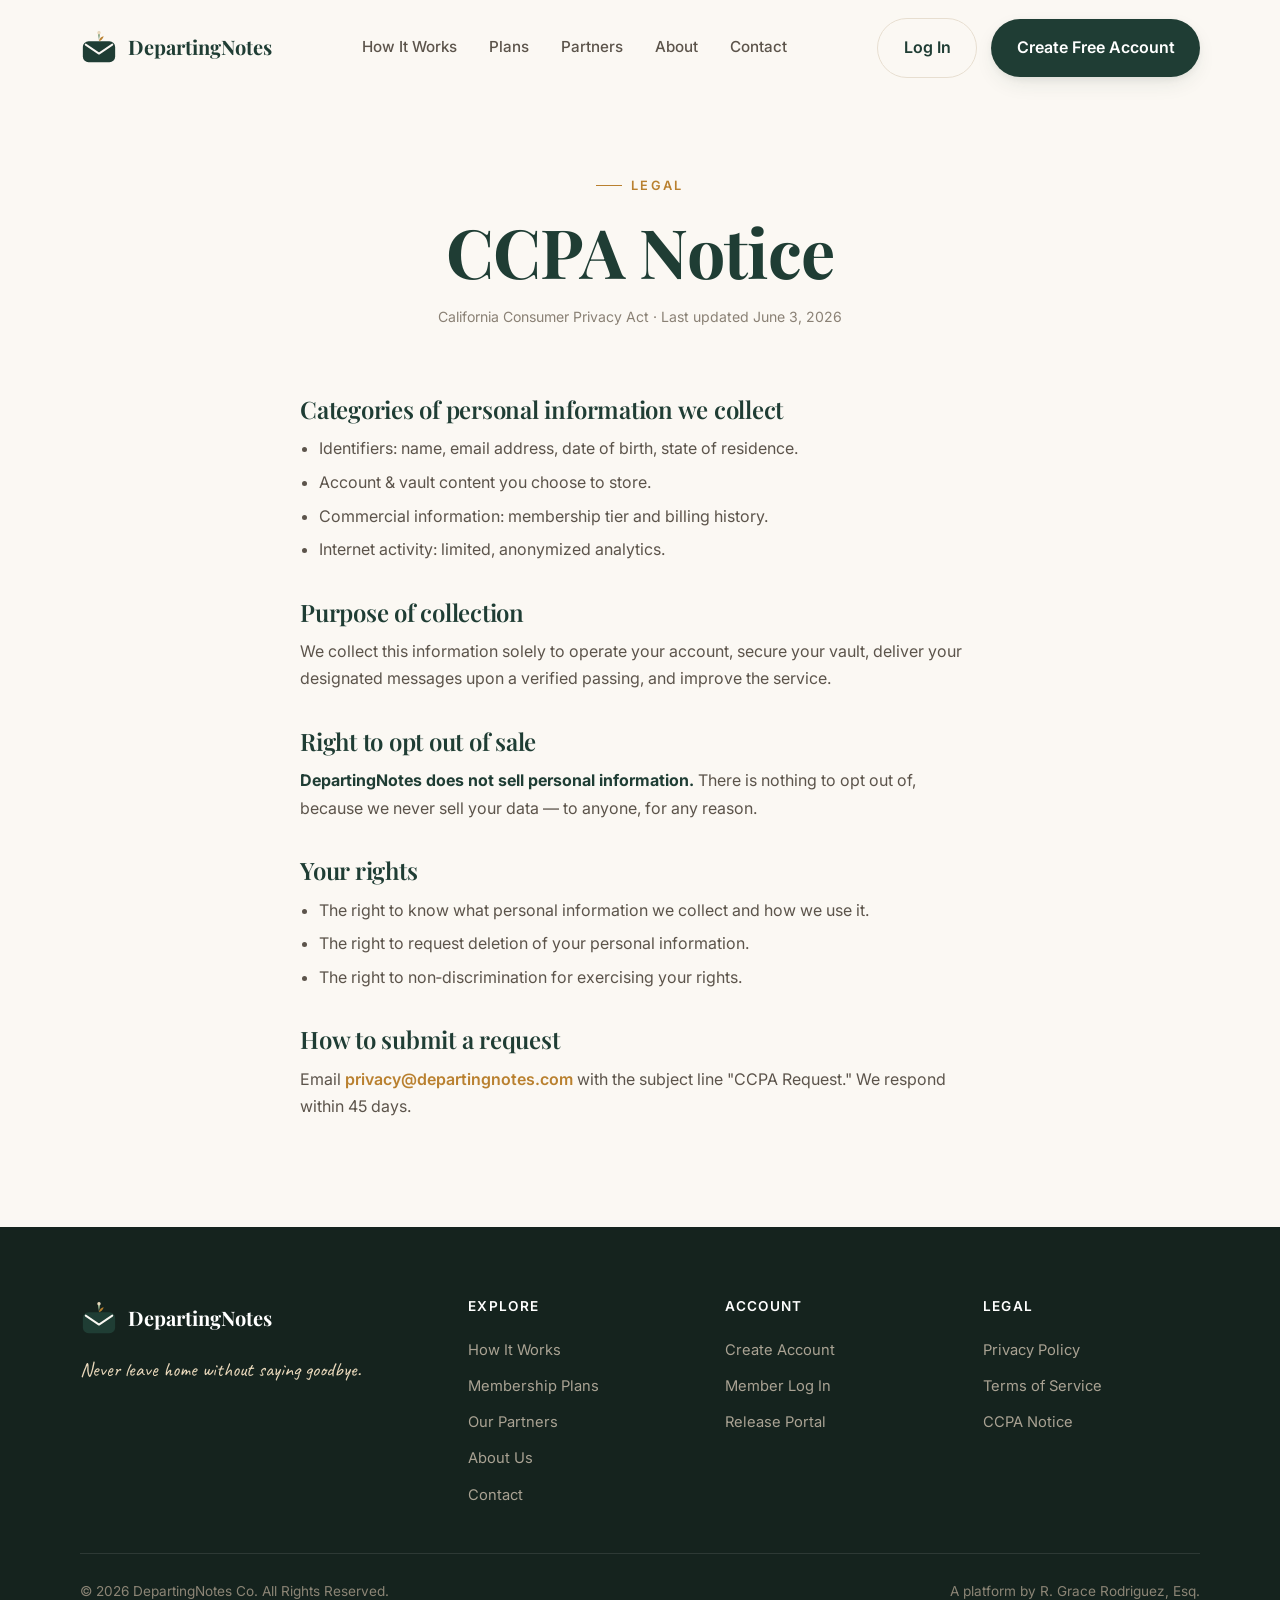
<file: ccpa.html>
<!DOCTYPE html>
<html lang="en">
<head>
<meta charset="UTF-8">
<meta name="viewport" content="width=device-width, initial-scale=1">
<title>CCPA Notice — DepartingNotes</title>
<meta name="description" content="Your California Consumer Privacy Act rights and how to exercise them.">
<link rel="icon" href="assets/img/logo.svg" type="image/svg+xml">
<link rel="stylesheet" href="assets/css/styles.css">
<style>.legal h2{font-size:1.5rem;margin:2.2rem 0 .8rem}.legal p,.legal li{color:var(--text-soft);margin-bottom:.7rem}.legal ul{padding-left:1.2rem;list-style:disc}.legal li{margin-bottom:.4rem}</style>
</head>
<body>
<header class="site-header">
  <div class="wrap nav">
    <a href="index.html" class="brand" aria-label="DepartingNotes home"><svg class="mark" viewBox="0 0 40 40" fill="none" aria-hidden="true"><rect x="3" y="14" width="34" height="22" rx="6" fill="#1F3D34"/><path d="M6 17.5 20 27l14-9.5" stroke="#FBF8F3" stroke-width="2" stroke-linecap="round" stroke-linejoin="round"/><path d="M20 14c0-4 2.4-6.8 0-11-2.4 4.2 0 7 0 11Z" fill="#8BA888"/><path d="M20 14c.2-3 2.6-4.6 5-5.2-1 2.8-2.6 4.4-5 5.2Z" fill="#B9802F"/><circle cx="20" cy="5" r="1.8" fill="#EAD9BC"/></svg> DepartingNotes</a>
    <nav class="nav-links" aria-label="Primary"><a href="how-it-works.html">How It Works</a><a href="plans.html">Plans</a><a href="partners.html">Partners</a><a href="about.html">About</a><a href="contact.html">Contact</a></nav>
    <div class="nav-actions"><a href="login.html" class="btn btn-ghost">Log In</a><a href="register.html" class="btn btn-primary">Create Free Account</a><button class="nav-toggle" aria-label="Open menu" aria-expanded="false"><svg viewBox="0 0 24 24" fill="none" stroke="currentColor" stroke-width="2" stroke-linecap="round"><path d="M4 7h16M4 12h16M4 17h16"/></svg></button></div>
  </div>
</header>
<main>
<section class="page-hero" style="padding-bottom:1rem"><div class="wrap head-block center reveal in"><span class="eyebrow">Legal</span><h1>CCPA Notice</h1><p class="muted small">California Consumer Privacy Act · Last updated June 3, 2026</p></div></section>
<section class="section-tight" style="padding-top:1rem"><div class="wrap legal" style="max-width:760px">
  <h2>Categories of personal information we collect</h2><ul><li>Identifiers: name, email address, date of birth, state of residence.</li><li>Account & vault content you choose to store.</li><li>Commercial information: membership tier and billing history.</li><li>Internet activity: limited, anonymized analytics.</li></ul>
  <h2>Purpose of collection</h2><p>We collect this information solely to operate your account, secure your vault, deliver your designated messages upon a verified passing, and improve the service.</p>
  <h2>Right to opt out of sale</h2><p><strong style="color:var(--forest)">DepartingNotes does not sell personal information.</strong> There is nothing to opt out of, because we never sell your data — to anyone, for any reason.</p>
  <h2>Your rights</h2><ul><li>The right to know what personal information we collect and how we use it.</li><li>The right to request deletion of your personal information.</li><li>The right to non‑discrimination for exercising your rights.</li></ul>
  <h2>How to submit a request</h2><p>Email <a href="mailto:privacy@departingnotes.com" style="color:var(--gold); font-weight:600">privacy@departingnotes.com</a> with the subject line "CCPA Request." We respond within 45 days.</p>
</div></section>
</main>
<footer class="site-footer"><div class="wrap"><div class="footer-grid"><div><a href="index.html" class="brand"><svg class="mark" viewBox="0 0 40 40" fill="none" aria-hidden="true"><rect x="3" y="14" width="34" height="22" rx="6" fill="#1F3D34"/><path d="M6 17.5 20 27l14-9.5" stroke="#FBF8F3" stroke-width="2" stroke-linecap="round" stroke-linejoin="round"/><path d="M20 14c0-4 2.4-6.8 0-11-2.4 4.2 0 7 0 11Z" fill="#8BA888"/><path d="M20 14c.2-3 2.6-4.6 5-5.2-1 2.8-2.6 4.4-5 5.2Z" fill="#B9802F"/><circle cx="20" cy="5" r="1.8" fill="#EAD9BC"/></svg> DepartingNotes</a><p class="footer-tag mt-1">Never leave home without saying goodbye.</p></div><div class="footer-col"><h4>Explore</h4><a href="how-it-works.html">How It Works</a><a href="plans.html">Membership Plans</a><a href="partners.html">Our Partners</a><a href="about.html">About Us</a><a href="contact.html">Contact</a></div><div class="footer-col"><h4>Account</h4><a href="register.html">Create Account</a><a href="login.html">Member Log In</a><a href="release.html">Release Portal</a></div><div class="footer-col"><h4>Legal</h4><a href="privacy.html">Privacy Policy</a><a href="terms.html">Terms of Service</a><a href="ccpa.html">CCPA Notice</a></div></div><div class="footer-bottom"><span>© <span data-year>2026</span> DepartingNotes Co. All Rights Reserved.</span><span>A platform by R. Grace Rodriguez, Esq.</span></div></div></footer>
<script src="assets/js/main.js"></script>
</body>
</html>
</file>
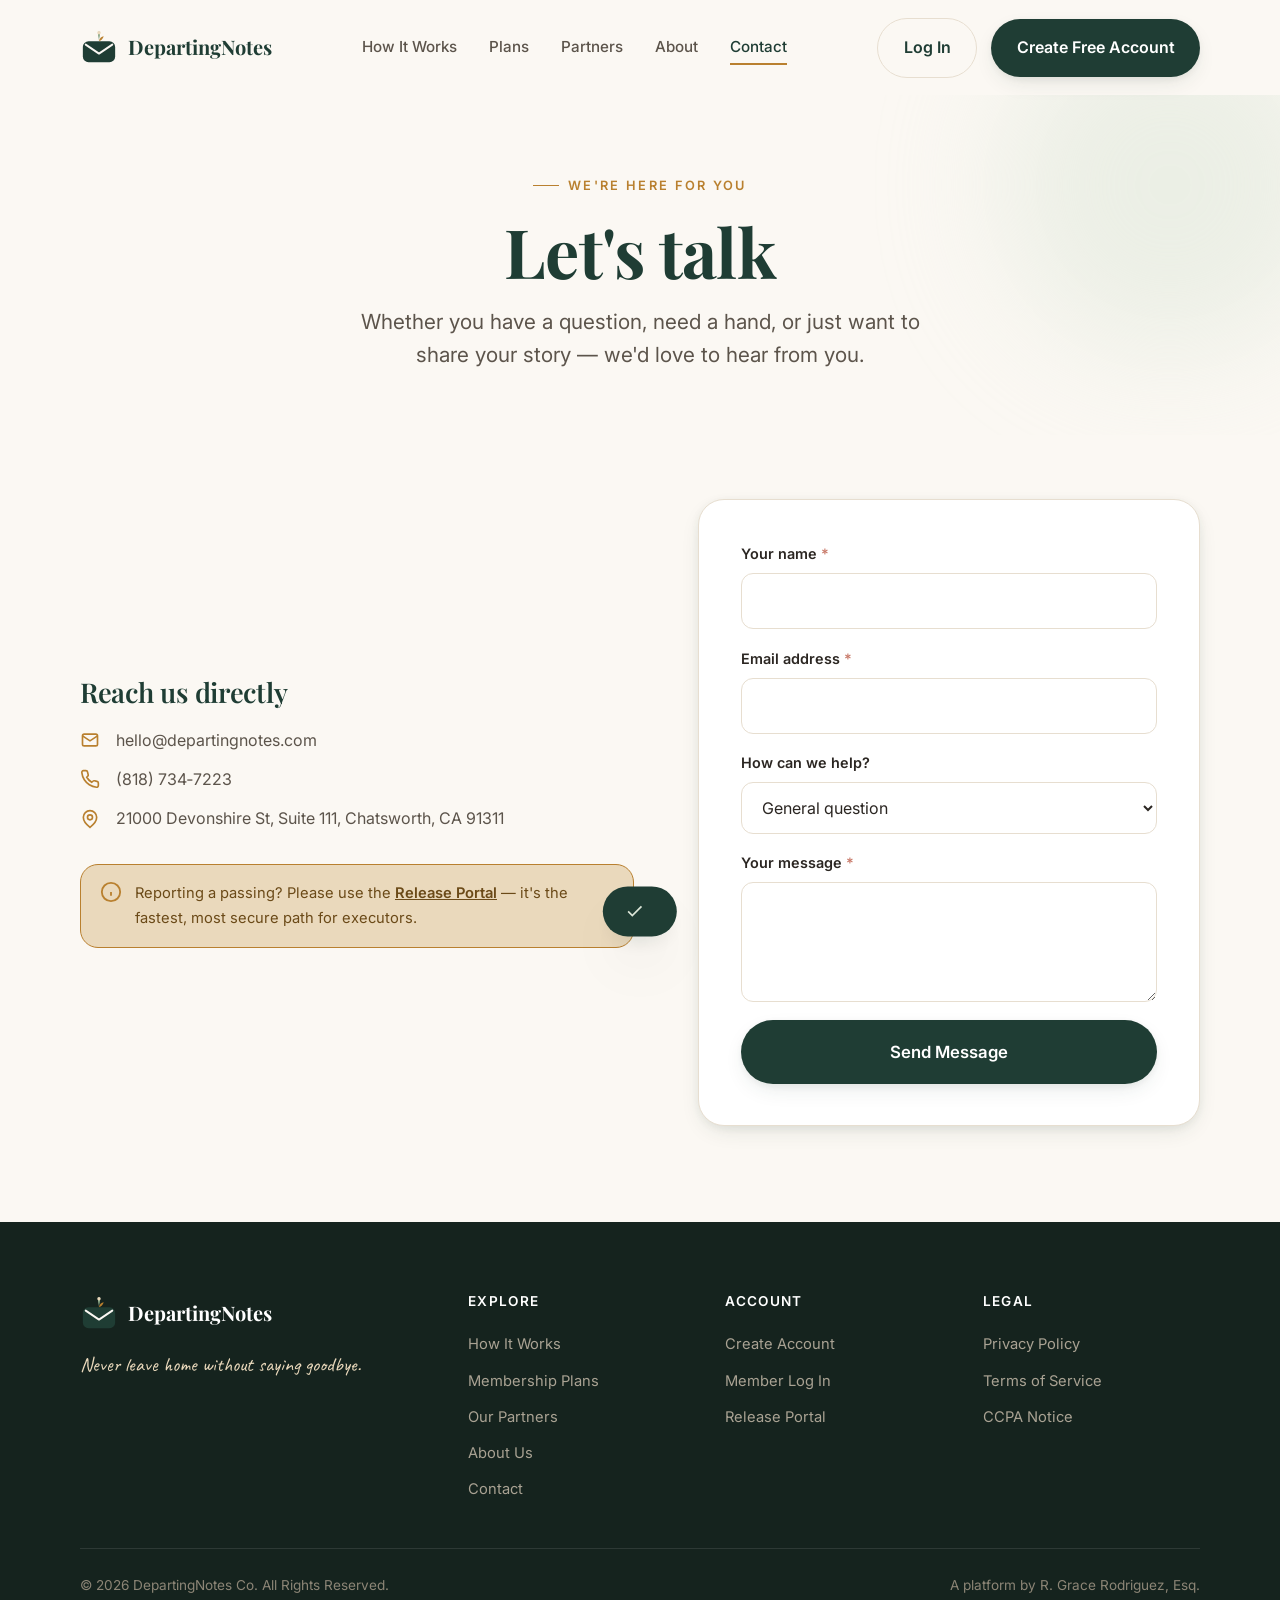
<file: contact.html>
<!DOCTYPE html>
<html lang="en">
<head>
<meta charset="UTF-8">
<meta name="viewport" content="width=device-width, initial-scale=1">
<title>Contact — DepartingNotes</title>
<meta name="description" content="Questions about DepartingNotes? We're here to help — reach our team anytime.">
<link rel="icon" href="assets/img/logo.svg" type="image/svg+xml">
<link rel="stylesheet" href="assets/css/styles.css">
</head>
<body>
<header class="site-header">
  <div class="wrap nav">
    <a href="index.html" class="brand" aria-label="DepartingNotes home"><svg class="mark" viewBox="0 0 40 40" fill="none" aria-hidden="true"><rect x="3" y="14" width="34" height="22" rx="6" fill="#1F3D34"/><path d="M6 17.5 20 27l14-9.5" stroke="#FBF8F3" stroke-width="2" stroke-linecap="round" stroke-linejoin="round"/><path d="M20 14c0-4 2.4-6.8 0-11-2.4 4.2 0 7 0 11Z" fill="#8BA888"/><path d="M20 14c.2-3 2.6-4.6 5-5.2-1 2.8-2.6 4.4-5 5.2Z" fill="#B9802F"/><circle cx="20" cy="5" r="1.8" fill="#EAD9BC"/></svg> DepartingNotes</a>
    <nav class="nav-links" aria-label="Primary"><a href="how-it-works.html">How It Works</a><a href="plans.html">Plans</a><a href="partners.html">Partners</a><a href="about.html">About</a><a href="contact.html" class="active">Contact</a></nav>
    <div class="nav-actions"><a href="login.html" class="btn btn-ghost">Log In</a><a href="register.html" class="btn btn-primary">Create Free Account</a><button class="nav-toggle" aria-label="Open menu" aria-expanded="false"><svg viewBox="0 0 24 24" fill="none" stroke="currentColor" stroke-width="2" stroke-linecap="round"><path d="M4 7h16M4 12h16M4 17h16"/></svg></button></div>
  </div>
</header>

<main>
<section class="page-hero">
  <div class="ambient a1"></div>
  <div class="wrap head-block center reveal">
    <span class="eyebrow">We're here for you</span>
    <h1>Let's talk</h1>
    <p class="lede">Whether you have a question, need a hand, or just want to share your story — we'd love to hear from you.</p>
  </div>
</section>

<section class="section-tight">
  <div class="wrap hero-grid">
    <div class="reveal">
      <h3>Reach us directly</h3>
      <div class="stack-sm mt-1" style="margin-top:1.2rem">
        <p class="flex items-center gap"><svg width="20" height="20" viewBox="0 0 24 24" fill="none" stroke="var(--gold)" stroke-width="2"><rect x="3" y="5" width="18" height="14" rx="2"/><path d="m3 7 9 6 9-6"/></svg> hello@departingnotes.com</p>
        <p class="flex items-center gap"><svg width="20" height="20" viewBox="0 0 24 24" fill="none" stroke="var(--gold)" stroke-width="2"><path d="M22 16.9v3a2 2 0 0 1-2.2 2 19.8 19.8 0 0 1-8.6-3 19.5 19.5 0 0 1-6-6 19.8 19.8 0 0 1-3-8.6A2 2 0 0 1 4.1 2h3a2 2 0 0 1 2 1.7c.1 1 .4 1.9.7 2.8a2 2 0 0 1-.5 2.1L8.1 9.9a16 16 0 0 0 6 6l1.3-1.2a2 2 0 0 1 2.1-.5c.9.3 1.8.6 2.8.7a2 2 0 0 1 1.7 2Z"/></svg> (818) 734‑7223</p>
        <p class="flex items-center gap"><svg width="20" height="20" viewBox="0 0 24 24" fill="none" stroke="var(--gold)" stroke-width="2"><path d="M20 10c0 6-8 12-8 12s-8-6-8-12a8 8 0 0 1 16 0Z"/><circle cx="12" cy="10" r="3"/></svg> 21000 Devonshire St, Suite 111, Chatsworth, CA 91311</p>
      </div>
      <div class="notice mt-2"><svg viewBox="0 0 24 24" fill="none" stroke="currentColor" stroke-width="2"><circle cx="12" cy="12" r="10"/><path d="M12 16v-4M12 8h.01"/></svg> <span>Reporting a passing? Please use the <a href="release.html" style="color:#6B4A18; text-decoration:underline; font-weight:600">Release Portal</a> — it's the fastest, most secure path for executors.</span></div>
    </div>
    <div class="reveal" data-d="2">
      <form class="form-card" data-validate data-success="Thank you — we'll be in touch within one business day.">
        <div class="field"><label for="cname">Your name <span class="req">*</span></label><input id="cname" name="name" type="text" autocomplete="name" required><span class="error"><svg width="14" height="14" viewBox="0 0 24 24" fill="none" stroke="currentColor" stroke-width="2"><circle cx="12" cy="12" r="10"/><path d="M12 8v4M12 16h.01"/></svg> Please enter your name.</span></div>
        <div class="field"><label for="cemail">Email address <span class="req">*</span></label><input id="cemail" name="email" type="email" autocomplete="email" required><span class="error"><svg width="14" height="14" viewBox="0 0 24 24" fill="none" stroke="currentColor" stroke-width="2"><circle cx="12" cy="12" r="10"/><path d="M12 8v4M12 16h.01"/></svg> Please enter a valid email.</span></div>
        <div class="field"><label for="ctopic">How can we help?</label><select id="ctopic" name="topic"><option>General question</option><option>Membership &amp; billing</option><option>Partner services</option><option>Press &amp; media</option><option>Something else</option></select></div>
        <div class="field"><label for="cmsg">Your message <span class="req">*</span></label><textarea id="cmsg" name="message" required></textarea><span class="error"><svg width="14" height="14" viewBox="0 0 24 24" fill="none" stroke="currentColor" stroke-width="2"><circle cx="12" cy="12" r="10"/><path d="M12 8v4M12 16h.01"/></svg> Please write a short message.</span></div>
        <button type="submit" class="btn btn-primary btn-block btn-lg">Send Message</button>
      </form>
    </div>
  </div>
</section>
</main>

<footer class="site-footer">
  <div class="wrap">
    <div class="footer-grid">
      <div><a href="index.html" class="brand"><svg class="mark" viewBox="0 0 40 40" fill="none" aria-hidden="true"><rect x="3" y="14" width="34" height="22" rx="6" fill="#1F3D34"/><path d="M6 17.5 20 27l14-9.5" stroke="#FBF8F3" stroke-width="2" stroke-linecap="round" stroke-linejoin="round"/><path d="M20 14c0-4 2.4-6.8 0-11-2.4 4.2 0 7 0 11Z" fill="#8BA888"/><path d="M20 14c.2-3 2.6-4.6 5-5.2-1 2.8-2.6 4.4-5 5.2Z" fill="#B9802F"/><circle cx="20" cy="5" r="1.8" fill="#EAD9BC"/></svg> DepartingNotes</a><p class="footer-tag mt-1">Never leave home without saying goodbye.</p></div>
      <div class="footer-col"><h4>Explore</h4><a href="how-it-works.html">How It Works</a><a href="plans.html">Membership Plans</a><a href="partners.html">Our Partners</a><a href="about.html">About Us</a><a href="contact.html">Contact</a></div>
      <div class="footer-col"><h4>Account</h4><a href="register.html">Create Account</a><a href="login.html">Member Log In</a><a href="release.html">Release Portal</a></div>
      <div class="footer-col"><h4>Legal</h4><a href="privacy.html">Privacy Policy</a><a href="terms.html">Terms of Service</a><a href="ccpa.html">CCPA Notice</a></div>
    </div>
    <div class="footer-bottom"><span>© <span data-year>2026</span> DepartingNotes Co. All Rights Reserved.</span><span>A platform by R. Grace Rodriguez, Esq.</span></div>
  </div>
</footer>
<div class="toast" id="toast" role="status" aria-live="polite"><svg viewBox="0 0 24 24" fill="none" stroke="currentColor" stroke-width="2"><path d="M20 6 9 17l-5-5"/></svg><span class="msg"></span></div>
<script src="assets/js/main.js"></script>
</body>
</html>
</file>
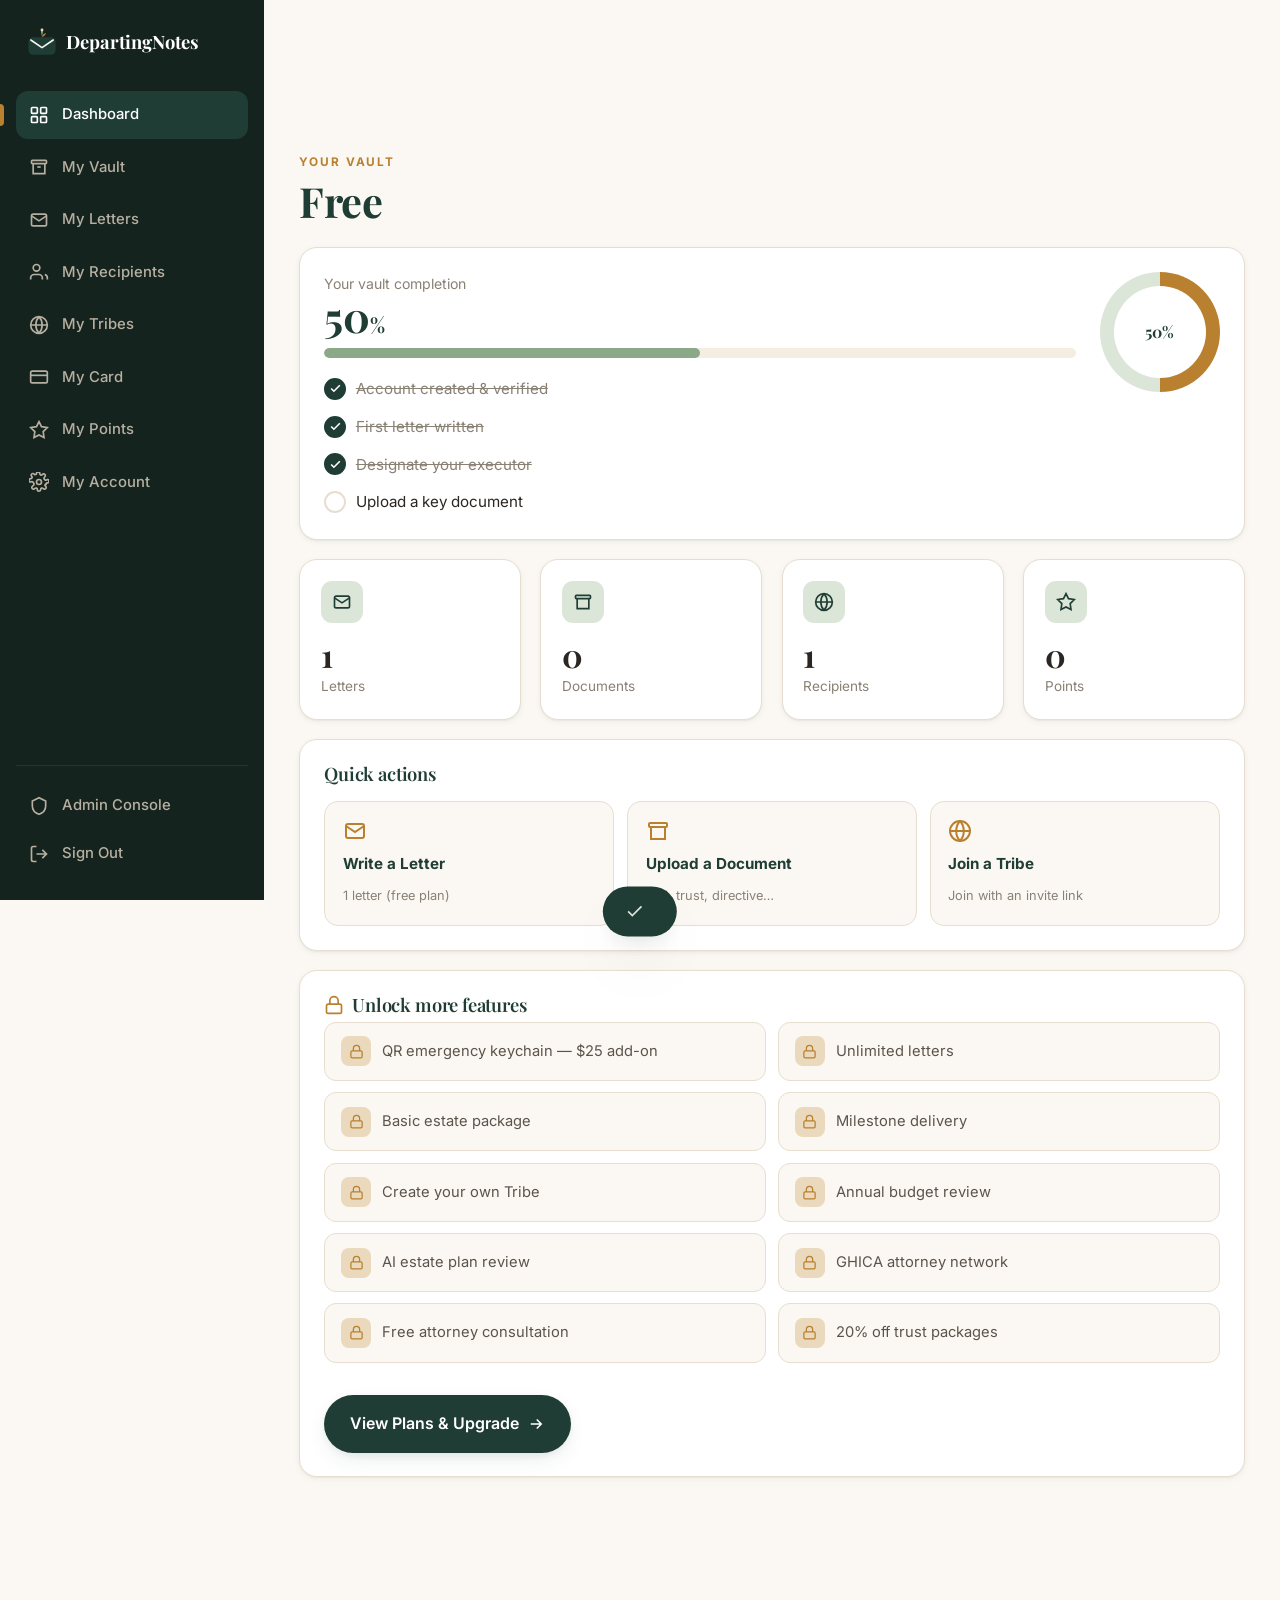
<file: dashboard.html>
<!DOCTYPE html>
<html lang="en">
<head>
<meta charset="UTF-8">
<meta name="viewport" content="width=device-width, initial-scale=1">
<title>My Dashboard — DepartingNotes</title>
<meta name="robots" content="noindex">
<link rel="icon" href="assets/img/logo.svg" type="image/svg+xml">
<link rel="stylesheet" href="assets/css/styles.css">
<link rel="stylesheet" href="assets/css/dashboard.css">
</head>
<body>
<div class="app">

  <!-- ============ SIDEBAR ============ -->
  <aside class="sidebar">
    <a href="index.html" class="brand"><svg class="mark" viewBox="0 0 40 40" fill="none" aria-hidden="true"><rect x="3" y="14" width="34" height="22" rx="6" fill="#1F3D34"/><path d="M6 17.5 20 27l14-9.5" stroke="#FBF8F3" stroke-width="2" stroke-linecap="round" stroke-linejoin="round"/><path d="M20 14c0-4 2.4-6.8 0-11-2.4 4.2 0 7 0 11Z" fill="#8BA888"/><path d="M20 14c.2-3 2.6-4.6 5-5.2-1 2.8-2.6 4.4-5 5.2Z" fill="#B9802F"/><circle cx="20" cy="5" r="1.8" fill="#EAD9BC"/></svg> DepartingNotes</a>

    <button class="side-link active" data-view="overview" style="margin-top:.6rem"><svg viewBox="0 0 24 24" fill="none" stroke="currentColor" stroke-width="2"><rect x="3" y="3" width="7" height="7" rx="1"/><rect x="14" y="3" width="7" height="7" rx="1"/><rect x="14" y="14" width="7" height="7" rx="1"/><rect x="3" y="14" width="7" height="7" rx="1"/></svg> Dashboard</button>
    <button class="side-link" data-view="vault"><svg viewBox="0 0 24 24" fill="none" stroke="currentColor" stroke-width="2"><rect x="3" y="4" width="18" height="4" rx="1"/><path d="M5 8v12h14V8"/><path d="M10 12h4"/></svg> My Vault</button>
    <button class="side-link" data-view="letters"><svg viewBox="0 0 24 24" fill="none" stroke="currentColor" stroke-width="2"><rect x="3" y="5" width="18" height="14" rx="2"/><path d="m3 7 9 6 9-6"/></svg> My Letters</button>
    <button class="side-link" data-view="recipients"><svg viewBox="0 0 24 24" fill="none" stroke="currentColor" stroke-width="2"><path d="M16 21v-2a4 4 0 0 0-4-4H6a4 4 0 0 0-4 4v2"/><circle cx="9" cy="7" r="4"/><path d="M22 21v-2a4 4 0 0 0-3-3.9"/></svg> My Recipients</button>
    <button class="side-link" data-view="tribes"><svg viewBox="0 0 24 24" fill="none" stroke="currentColor" stroke-width="2"><circle cx="12" cy="12" r="10"/><path d="M2 12h20M12 2a15 15 0 0 1 0 20M12 2a15 15 0 0 0 0 20"/></svg> My Tribes</button>
    <button class="side-link" data-view="card"><svg viewBox="0 0 24 24" fill="none" stroke="currentColor" stroke-width="2"><rect x="2" y="5" width="20" height="14" rx="2"/><path d="M2 10h20"/></svg> My Card</button>
    <button class="side-link" data-view="points"><svg viewBox="0 0 24 24" fill="none" stroke="currentColor" stroke-width="2"><path d="M12 2l3 6 7 1-5 5 1 7-6-3-6 3 1-7-5-5 7-1 3-6Z"/></svg> My Points</button>
    <button class="side-link" data-view="account"><svg viewBox="0 0 24 24" fill="none" stroke="currentColor" stroke-width="2"><circle cx="12" cy="12" r="3"/><path d="M19.4 15a1.7 1.7 0 0 0 .3 1.9l.1.1a2 2 0 1 1-2.8 2.8l-.1-.1a1.7 1.7 0 0 0-2.9 1.2 2 2 0 1 1-4 0 1.7 1.7 0 0 0-2.9-1.2l-.1.1a2 2 0 1 1-2.8-2.8l.1-.1A1.7 1.7 0 0 0 2 12a2 2 0 1 1 0-4 1.7 1.7 0 0 0 1.5-2.5l-.1-.1a2 2 0 1 1 2.8-2.8l.1.1A1.7 1.7 0 0 0 9 2a2 2 0 1 1 4 0 1.7 1.7 0 0 0 2.9 1.2l.1-.1a2 2 0 1 1 2.8 2.8l-.1.1A1.7 1.7 0 0 0 22 9a2 2 0 1 1 0 4 1.7 1.7 0 0 0-1.6 2Z"/></svg> My Account</button>

    <div class="side-foot">
      <a href="admin.html" class="side-link"><svg viewBox="0 0 24 24" fill="none" stroke="currentColor" stroke-width="2"><path d="M12 2 4 6v6c0 5 3.4 8.3 8 10 4.6-1.7 8-5 8-10V6l-8-4Z"/></svg> Admin Console</a>
      <a href="index.html" class="side-link"><svg viewBox="0 0 24 24" fill="none" stroke="currentColor" stroke-width="2"><path d="M9 21H5a2 2 0 0 1-2-2V5a2 2 0 0 1 2-2h4M16 17l5-5-5-5M21 12H9"/></svg> Sign Out</a>
    </div>
  </aside>

  <!-- ============ MAIN ============ -->
  <div class="main">
    <header class="topbar minimal">
      <button class="icon-btn menu-btn" aria-label="Menu"><svg viewBox="0 0 24 24" fill="none" stroke="currentColor" stroke-width="2"><path d="M4 7h16M4 12h16M4 17h16"/></svg></button>
      <a href="index.html" class="brand" style="font-size:1.1rem"><svg class="mark" width="28" height="28" viewBox="0 0 40 40" fill="none"><rect x="3" y="14" width="34" height="22" rx="6" fill="#1F3D34"/><path d="M6 17.5 20 27l14-9.5" stroke="#FBF8F3" stroke-width="2" stroke-linecap="round" stroke-linejoin="round"/><path d="M20 14c.2-3 2.6-4.6 5-5.2-1 2.8-2.6 4.4-5 5.2Z" fill="#B9802F"/></svg> DepartingNotes</a>
    </header>

    <div class="view-wrap">

      <!-- ===== OVERVIEW ===== -->
      <section class="view active" id="view-overview">
        <div class="view-head"><span class="vh-eyebrow">Your vault</span><h1>Free</h1></div>

        <div class="dcard">
          <div class="flex between" style="gap:1.5rem; align-items:flex-start">
            <div style="flex:1; min-width:0">
              <p class="muted small">Your vault completion</p>
              <div style="font-family:var(--font-display); font-size:2.6rem; font-weight:700; color:var(--forest); line-height:1">50<span style="font-size:1.3rem">%</span></div>
              <div class="pbar sage" style="margin-top:.7rem"><i data-w="50"></i></div>
              <div class="checklist">
                <div class="ci done"><span class="mark"><svg viewBox="0 0 24 24" fill="none" stroke="currentColor" stroke-width="3"><path d="M20 6 9 17l-5-5"/></svg></span> Account created &amp; verified</div>
                <div class="ci done"><span class="mark"><svg viewBox="0 0 24 24" fill="none" stroke="currentColor" stroke-width="3"><path d="M20 6 9 17l-5-5"/></svg></span> First letter written</div>
                <div class="ci done"><span class="mark"><svg viewBox="0 0 24 24" fill="none" stroke="currentColor" stroke-width="3"><path d="M20 6 9 17l-5-5"/></svg></span> Designate your executor</div>
                <div class="ci"><span class="mark"></span> Upload a key document</div>
              </div>
            </div>
            <div class="ring-wrap-inner" style="flex:none"><div class="ring" data-p="50"><b style="font-size:1rem">50%</b></div></div>
          </div>
        </div>

        <div class="d-grid cols-4" style="margin-top:1.2rem">
          <div class="statcard"><div class="si"><svg viewBox="0 0 24 24" fill="none" stroke="currentColor" stroke-width="2"><rect x="3" y="5" width="18" height="14" rx="2"/><path d="m3 7 9 6 9-6"/></svg></div><div class="v">1</div><div class="l">Letters</div></div>
          <div class="statcard"><div class="si"><svg viewBox="0 0 24 24" fill="none" stroke="currentColor" stroke-width="2"><rect x="3" y="4" width="18" height="4" rx="1"/><path d="M5 8v12h14V8"/></svg></div><div class="v">0</div><div class="l">Documents</div></div>
          <div class="statcard"><div class="si"><svg viewBox="0 0 24 24" fill="none" stroke="currentColor" stroke-width="2"><circle cx="12" cy="12" r="10"/><path d="M2 12h20M12 2a15 15 0 0 1 0 20M12 2a15 15 0 0 0 0 20"/></svg></div><div class="v">1</div><div class="l">Recipients</div></div>
          <div class="statcard"><div class="si"><svg viewBox="0 0 24 24" fill="none" stroke="currentColor" stroke-width="2"><path d="M12 2l3 6 7 1-5 5 1 7-6-3-6 3 1-7-5-5 7-1 3-6Z"/></svg></div><div class="v">0</div><div class="l">Points</div></div>
        </div>

        <div class="dcard" style="margin-top:1.2rem">
          <h3 style="margin-bottom:1rem">Quick actions</h3>
          <div class="qa-grid">
            <button class="qa" data-go="letters"><svg viewBox="0 0 24 24" fill="none" stroke="currentColor" stroke-width="2"><rect x="3" y="5" width="18" height="14" rx="2"/><path d="m3 7 9 6 9-6"/></svg><b>Write a Letter</b><span>1 letter (free plan)</span></button>
            <button class="qa" data-go="vault"><svg viewBox="0 0 24 24" fill="none" stroke="currentColor" stroke-width="2"><rect x="3" y="4" width="18" height="4" rx="1"/><path d="M5 8v12h14V8"/></svg><b>Upload a Document</b><span>Will, trust, directive…</span></button>
            <button class="qa" data-go="tribes"><svg viewBox="0 0 24 24" fill="none" stroke="currentColor" stroke-width="2"><circle cx="12" cy="12" r="10"/><path d="M2 12h20M12 2a15 15 0 0 1 0 20M12 2a15 15 0 0 0 0 20"/></svg><b>Join a Tribe</b><span>Join with an invite link</span></button>
          </div>
        </div>

        <div class="dcard" style="margin-top:1.2rem">
          <h3 class="flex items-center" style="gap:.5rem; margin-bottom:.4rem"><svg width="20" height="20" viewBox="0 0 24 24" fill="none" stroke="var(--gold)" stroke-width="2"><rect x="3" y="11" width="18" height="11" rx="2"/><path d="M7 11V7a5 5 0 0 1 10 0v4"/></svg> Unlock more features</h3>
          <div class="unlock-grid">
            <div class="unlock-item"><span class="lk"><svg viewBox="0 0 24 24" fill="none" stroke="currentColor" stroke-width="2"><rect x="3" y="11" width="18" height="11" rx="2"/><path d="M7 11V7a5 5 0 0 1 10 0v4"/></svg></span> QR emergency keychain — $25 add-on</div>
            <div class="unlock-item"><span class="lk"><svg viewBox="0 0 24 24" fill="none" stroke="currentColor" stroke-width="2"><rect x="3" y="11" width="18" height="11" rx="2"/><path d="M7 11V7a5 5 0 0 1 10 0v4"/></svg></span> Unlimited letters</div>
            <div class="unlock-item"><span class="lk"><svg viewBox="0 0 24 24" fill="none" stroke="currentColor" stroke-width="2"><rect x="3" y="11" width="18" height="11" rx="2"/><path d="M7 11V7a5 5 0 0 1 10 0v4"/></svg></span> Basic estate package</div>
            <div class="unlock-item"><span class="lk"><svg viewBox="0 0 24 24" fill="none" stroke="currentColor" stroke-width="2"><rect x="3" y="11" width="18" height="11" rx="2"/><path d="M7 11V7a5 5 0 0 1 10 0v4"/></svg></span> Milestone delivery</div>
            <div class="unlock-item"><span class="lk"><svg viewBox="0 0 24 24" fill="none" stroke="currentColor" stroke-width="2"><rect x="3" y="11" width="18" height="11" rx="2"/><path d="M7 11V7a5 5 0 0 1 10 0v4"/></svg></span> Create your own Tribe</div>
            <div class="unlock-item"><span class="lk"><svg viewBox="0 0 24 24" fill="none" stroke="currentColor" stroke-width="2"><rect x="3" y="11" width="18" height="11" rx="2"/><path d="M7 11V7a5 5 0 0 1 10 0v4"/></svg></span> Annual budget review</div>
            <div class="unlock-item"><span class="lk"><svg viewBox="0 0 24 24" fill="none" stroke="currentColor" stroke-width="2"><rect x="3" y="11" width="18" height="11" rx="2"/><path d="M7 11V7a5 5 0 0 1 10 0v4"/></svg></span> AI estate plan review</div>
            <div class="unlock-item"><span class="lk"><svg viewBox="0 0 24 24" fill="none" stroke="currentColor" stroke-width="2"><rect x="3" y="11" width="18" height="11" rx="2"/><path d="M7 11V7a5 5 0 0 1 10 0v4"/></svg></span> GHICA attorney network</div>
            <div class="unlock-item"><span class="lk"><svg viewBox="0 0 24 24" fill="none" stroke="currentColor" stroke-width="2"><rect x="3" y="11" width="18" height="11" rx="2"/><path d="M7 11V7a5 5 0 0 1 10 0v4"/></svg></span> Free attorney consultation</div>
            <div class="unlock-item"><span class="lk"><svg viewBox="0 0 24 24" fill="none" stroke="currentColor" stroke-width="2"><rect x="3" y="11" width="18" height="11" rx="2"/><path d="M7 11V7a5 5 0 0 1 10 0v4"/></svg></span> 20% off trust packages</div>
          </div>
          <a href="plans.html" class="btn btn-primary mt-2">View Plans &amp; Upgrade <svg viewBox="0 0 24 24" fill="none" stroke="currentColor" stroke-width="2"><path d="M5 12h14M13 6l6 6-6 6"/></svg></a>
        </div>
      </section>

      <!-- ===== VAULT ===== -->
      <section class="view" id="view-vault">
        <div class="view-head"><span class="vh-eyebrow">Dashboard</span><h1>My Vault</h1><p class="sub">Your private, encrypted document library.</p></div>
        <div class="app-note warn mb-2"><svg viewBox="0 0 24 24" fill="none" stroke="currentColor" stroke-width="2"><rect x="3" y="11" width="18" height="11" rx="2"/><path d="M7 11V7a5 5 0 0 1 10 0v4"/></svg> <span><strong>Free plan:</strong> You can upload a Will and personal documents. Trust, POA, Healthcare Directive, and Property documents require <strong>The Peace Plan</strong> or above. <a href="plans.html" style="color:#6B4A18; text-decoration:underline; font-weight:700">Upgrade →</a></span></div>
        <div class="d-grid cols-3">
          <div class="dcard span-2">
            <div class="card-head"><h3>Document categories</h3><button class="btn btn-primary btn-sm" data-toast="Upload dialog — demo only."><svg viewBox="0 0 24 24" fill="none" stroke="currentColor" stroke-width="2"><path d="M21 15v4a2 2 0 0 1-2 2H5a2 2 0 0 1-2-2v-4M17 8l-5-5-5 5M12 3v12"/></svg> Upload</button></div>
            <div class="cat-grid">
              <button class="cat"><svg viewBox="0 0 24 24" fill="none" stroke="currentColor" stroke-width="2"><path d="M14 2H6a2 2 0 0 0-2 2v16a2 2 0 0 0 2 2h12a2 2 0 0 0 2-2V8Z"/><path d="M14 2v6h6"/></svg><b>Will</b><span>0 files</span></button>
              <button class="cat locked"><span class="lockico"><svg viewBox="0 0 24 24" fill="none" stroke="currentColor" stroke-width="2"><rect x="3" y="11" width="18" height="11" rx="2"/><path d="M7 11V7a5 5 0 0 1 10 0v4"/></svg></span><svg viewBox="0 0 24 24" fill="none" stroke="currentColor" stroke-width="2"><path d="M14 2H6a2 2 0 0 0-2 2v16a2 2 0 0 0 2 2h12a2 2 0 0 0 2-2V8Z"/><path d="M14 2v6h6"/></svg><b>Trust</b><span class="up">Upgrade</span></button>
              <button class="cat locked"><span class="lockico"><svg viewBox="0 0 24 24" fill="none" stroke="currentColor" stroke-width="2"><rect x="3" y="11" width="18" height="11" rx="2"/><path d="M7 11V7a5 5 0 0 1 10 0v4"/></svg></span><svg viewBox="0 0 24 24" fill="none" stroke="currentColor" stroke-width="2"><path d="M14 2H6a2 2 0 0 0-2 2v16a2 2 0 0 0 2 2h12a2 2 0 0 0 2-2V8Z"/><path d="M14 2v6h6"/></svg><b>Power of Attorney</b><span class="up">Upgrade</span></button>
              <button class="cat locked"><span class="lockico"><svg viewBox="0 0 24 24" fill="none" stroke="currentColor" stroke-width="2"><rect x="3" y="11" width="18" height="11" rx="2"/><path d="M7 11V7a5 5 0 0 1 10 0v4"/></svg></span><svg viewBox="0 0 24 24" fill="none" stroke="currentColor" stroke-width="2"><path d="M12 21s-7-4.5-9.5-9A5 5 0 0 1 12 6a5 5 0 0 1 9.5 6c-2.5 4.5-9.5 9-9.5 9Z"/></svg><b>Healthcare Directive</b><span class="up">Upgrade</span></button>
              <button class="cat"><svg viewBox="0 0 24 24" fill="none" stroke="currentColor" stroke-width="2"><path d="M12 2 4 6v6c0 5 3.4 8.3 8 10 4.6-1.7 8-5 8-10V6Z"/></svg><b>Insurance</b><span>0 files</span></button>
              <button class="cat locked"><span class="lockico"><svg viewBox="0 0 24 24" fill="none" stroke="currentColor" stroke-width="2"><rect x="3" y="11" width="18" height="11" rx="2"/><path d="M7 11V7a5 5 0 0 1 10 0v4"/></svg></span><svg viewBox="0 0 24 24" fill="none" stroke="currentColor" stroke-width="2"><path d="M3 21h18M5 21V7l7-4 7 4v14"/></svg><b>Property</b><span class="up">Upgrade</span></button>
              <button class="cat"><svg viewBox="0 0 24 24" fill="none" stroke="currentColor" stroke-width="2"><path d="M12 1v22M17 5H9.5a3.5 3.5 0 0 0 0 7h5a3.5 3.5 0 0 1 0 7H6"/></svg><b>Financial</b><span>0 files</span></button>
              <button class="cat"><svg viewBox="0 0 24 24" fill="none" stroke="currentColor" stroke-width="2"><rect x="3" y="3" width="18" height="18" rx="2"/><circle cx="8.5" cy="8.5" r="1.5"/><path d="m21 15-5-5L5 21"/></svg><b>Personal</b><span>0 files</span></button>
            </div>
          </div>
          <div style="display:flex; flex-direction:column; gap:1.2rem">
            <div class="dcard">
              <h3 style="margin-bottom:1rem">Storage</h3>
              <div class="ring-wrap-inner" style="margin-bottom:1rem"><div class="ring" data-p="1"><b style="font-size:1.1rem">&lt;0.1<span style="font-size:.8rem">GB</span></b></div></div>
              <p class="small muted center">0.0 MB of 10 GB used</p>
              <div class="app-note mt-2"><svg viewBox="0 0 24 24" fill="none" stroke="currentColor" stroke-width="2"><rect x="3" y="11" width="18" height="11" rx="2"/><path d="M7 11V7a5 5 0 0 1 10 0v4"/></svg> <span>AES‑256 encrypted. Locked until release is verified.</span></div>
            </div>
            <div class="dcard">
              <h3 style="margin-bottom:.6rem">Your plan's vault access</h3>
              <div class="access-list">
                <div class="ar"><span>Will &amp; personal docs</span><span class="yes">✓</span></div>
                <div class="ar"><span>Trust, POA, directives</span><span class="no">—</span></div>
                <div class="ar"><span>Bank statement uploads</span><span class="no">—</span></div>
                <div class="ar"><span>Milestone letter delivery</span><span class="no">—</span></div>
              </div>
              <a href="plans.html" class="link-arrow small mt-1" style="color:var(--gold); display:inline-flex">Upgrade for full access <svg viewBox="0 0 24 24" fill="none" stroke="currentColor" stroke-width="2"><path d="M5 12h14M13 6l6 6-6 6"/></svg></a>
            </div>
          </div>
        </div>
      </section>

      <!-- ===== LETTERS ===== -->
      <section class="view" id="view-letters">
        <div class="view-head row"><div><span class="vh-eyebrow">Dashboard</span><h1>My Letters</h1></div>
          <span class="gate-pill"><svg viewBox="0 0 24 24" fill="none" stroke="currentColor" stroke-width="2"><rect x="3" y="11" width="18" height="11" rx="2"/><path d="M7 11V7a5 5 0 0 1 10 0v4"/></svg> 1-letter limit on Free plan — <a href="plans.html">Upgrade</a></span>
        </div>
        <div class="app-note warn mb-2"><svg viewBox="0 0 24 24" fill="none" stroke="currentColor" stroke-width="2"><rect x="3" y="11" width="18" height="11" rx="2"/><path d="M7 11V7a5 5 0 0 1 10 0v4"/></svg> <span><strong>Free plan:</strong> You can write 1 letter addressed to as many recipients as you like. <a href="plans.html" style="color:#6B4A18; text-decoration:underline; font-weight:700">Upgrade for unlimited letters + milestone delivery</a></span></div>
        <div class="dcard">
          <div class="flex between items-center" style="gap:1rem">
            <div>
              <div class="flex items-center gap" style="gap:.6rem"><span style="font-family:var(--font-display); font-size:1.2rem; font-weight:700; color:var(--forest)">My Assistant</span> <span class="badge-pill b-essential">In Vault</span></div>
              <div class="muted small" style="margin-top:.2rem">No recipients assigned · Edited Jun 12, 2026</div>
            </div>
            <div class="flex gap">
              <button class="icon-btn" style="width:38px;height:38px" data-toast="Edit letter — demo."><svg viewBox="0 0 24 24" fill="none" stroke="currentColor" stroke-width="2"><path d="M12 20h9M16.5 3.5a2.1 2.1 0 0 1 3 3L7 19l-4 1 1-4Z"/></svg></button>
              <button class="icon-btn" style="width:38px;height:38px" data-toast="Delete letter — demo."><svg viewBox="0 0 24 24" fill="none" stroke="currentColor" stroke-width="2"><path d="M3 6h18M8 6V4a2 2 0 0 1 2-2h4a2 2 0 0 1 2 2v2M19 6l-1 14a2 2 0 0 1-2 2H8a2 2 0 0 1-2-2L5 6"/></svg></button>
            </div>
          </div>
        </div>
      </section>

      <!-- ===== RECIPIENTS ===== -->
      <section class="view" id="view-recipients">
        <div class="view-head row"><div><span class="vh-eyebrow">Dashboard</span><h1>My Recipients</h1></div>
          <button class="btn btn-primary" data-toast="Add recipient — demo."><svg viewBox="0 0 24 24" fill="none" stroke="currentColor" stroke-width="2"><path d="M12 5v14M5 12h14"/></svg> Add Recipient</button>
        </div>
        <div class="dcard">
          <div class="flex between items-center" style="gap:1rem">
            <div class="flex items-center gap"><span class="av">j</span><div><b style="color:var(--text)">jude mike</b><div class="muted small">jhudemikev@gmail.com · ass</div></div></div>
            <div class="flex gap">
              <button class="icon-btn" style="width:38px;height:38px" data-toast="Edit recipient — demo."><svg viewBox="0 0 24 24" fill="none" stroke="currentColor" stroke-width="2"><path d="M12 20h9M16.5 3.5a2.1 2.1 0 0 1 3 3L7 19l-4 1 1-4Z"/></svg></button>
              <button class="icon-btn" style="width:38px;height:38px" data-toast="Delete recipient — demo."><svg viewBox="0 0 24 24" fill="none" stroke="currentColor" stroke-width="2"><path d="M3 6h18M8 6V4a2 2 0 0 1 2-2h4a2 2 0 0 1 2 2v2M19 6l-1 14a2 2 0 0 1-2 2H8a2 2 0 0 1-2-2L5 6"/></svg></button>
            </div>
          </div>
        </div>
      </section>

      <!-- ===== TRIBES ===== -->
      <section class="view" id="view-tribes">
        <div class="view-head"><span class="vh-eyebrow">Dashboard</span><h1>My Tribes</h1><p class="sub">Communities who remember together.</p></div>
        <div class="app-note warn mb-2"><svg viewBox="0 0 24 24" fill="none" stroke="currentColor" stroke-width="2"><rect x="3" y="11" width="18" height="11" rx="2"/><path d="M7 11V7a5 5 0 0 1 10 0v4"/></svg> <span><strong>Free plan:</strong> You can join unlimited Tribes. Creating your own Tribe requires <strong>The Peace Plan</strong> or above. <a href="plans.html" style="color:#6B4A18; text-decoration:underline; font-weight:700">Upgrade →</a></span></div>
        <div class="dcard">
          <div class="card-head"><h3>Join a Tribe</h3></div>
          <p class="small muted mb-2">Have an invite link? Paste it here to join a community.</p>
          <div class="flex gap wrap-flex"><input style="flex:1; min-width:220px; font:inherit; padding:.7rem 1rem; border:1.5px solid var(--border); border-radius:10px; background:var(--surface)" placeholder="departingnotes.com/t/…"><button class="btn btn-primary" data-toast="Joining Tribe — demo.">Join</button></div>
          <div class="app-note mt-2"><svg viewBox="0 0 24 24" fill="none" stroke="currentColor" stroke-width="2"><rect x="3" y="11" width="18" height="11" rx="2"/><path d="M7 11V7a5 5 0 0 1 10 0v4"/></svg> <span>Joining a Tribe never gives anyone access to your vault, letters, or recipients — enforced by design.</span></div>
        </div>
      </section>

      <!-- ===== CARD ===== -->
      <section class="view" id="view-card">
        <div class="view-head"><span class="vh-eyebrow">Dashboard</span><h1>My Card</h1><p class="sub">Your QR emergency keychain.</p></div>
        <div class="app-note warn mb-2"><svg viewBox="0 0 24 24" fill="none" stroke="currentColor" stroke-width="2"><rect x="3" y="11" width="18" height="11" rx="2"/><path d="M7 11V7a5 5 0 0 1 10 0v4"/></svg> <span><strong>Free plan:</strong> Add your QR emergency keychain for a one‑time <strong>$25</strong> — or it's included free with every paid plan. <a href="plans.html" style="color:#6B4A18; text-decoration:underline; font-weight:700">See plans →</a></span></div>
        <div class="d-grid cols-2">
          <div class="dcard">
            <h3 style="margin-bottom:1rem">Keychain preview</h3>
            <div class="dn-card">
              <div class="flex between items-center"><svg class="mark" width="30" height="30" viewBox="0 0 40 40" fill="none"><rect x="3" y="14" width="34" height="22" rx="6" fill="#fff"/><path d="M6 17.5 20 27l14-9.5" stroke="#1F3D34" stroke-width="2" stroke-linecap="round" stroke-linejoin="round"/><path d="M20 14c.2-3 2.6-4.6 5-5.2-1 2.8-2.6 4.4-5 5.2Z" fill="#B9802F"/></svg><span style="font-family:var(--font-display); font-weight:700; font-size:.95rem">DepartingNotes</span></div>
              <div><p class="muted">Member</p><p style="font-family:var(--font-display); font-size:1.15rem">jude mike</p></div>
              <div class="flex between items-center"><div><p class="muted">Status</p><p style="color:#EAD9BC; font-size:.85rem">Not yet ordered</p></div>
                <svg width="44" height="44" viewBox="0 0 56 56" fill="#fff" opacity=".5"><rect width="56" height="56" rx="6"/><g fill="#1F3D34"><rect x="6" y="6" width="14" height="14"/><rect x="36" y="6" width="14" height="14"/><rect x="6" y="36" width="14" height="14"/><rect x="10" y="10" width="6" height="6" fill="#fff"/><rect x="40" y="10" width="6" height="6" fill="#fff"/><rect x="10" y="40" width="6" height="6" fill="#fff"/></g></svg>
              </div>
            </div>
            <button class="btn btn-primary btn-block mt-2" data-toast="Add keychain — $25 (demo).">Add keychain · $25</button>
          </div>
          <div class="dcard">
            <h3 style="margin-bottom:.8rem">How your keychain works</h3>
            <div class="app-note"><svg viewBox="0 0 24 24" fill="none" stroke="currentColor" stroke-width="2"><rect x="4" y="2" width="16" height="20" rx="3"/><path d="M9 6h6M9 18h6"/></svg> <span>In an emergency, first responders scan your keychain — your emergency contacts are notified, your emergency vault opens by the platform's rules, and your designated letters can be triggered for release.</span></div>
            <p class="small muted mt-2">Replacement tags are $15. The QR links to DepartingNotes.com/release.</p>
          </div>
        </div>
      </section>

      <!-- ===== POINTS ===== -->
      <section class="view" id="view-points">
        <div class="view-head"><span class="vh-eyebrow">Dashboard</span><h1>My Points</h1><p class="sub">Rewards for protecting your legacy.</p></div>
        <div class="d-grid cols-3">
          <div class="statcard"><div class="si"><svg viewBox="0 0 24 24" fill="none" stroke="currentColor" stroke-width="2"><path d="M12 2l3 6 7 1-5 5 1 7-6-3-6 3 1-7-5-5 7-1 3-6Z"/></svg></div><div class="v">0</div><div class="l">current balance</div></div>
          <div class="statcard"><div class="si"><svg viewBox="0 0 24 24" fill="none" stroke="currentColor" stroke-width="2"><path d="M12 2v20M17 5H9.5a3.5 3.5 0 0 0 0 7h5a3.5 3.5 0 0 1 0 7H6"/></svg></div><div class="v">$0</div><div class="l">redeemable now</div></div>
          <div class="statcard"><div class="si"><svg viewBox="0 0 24 24" fill="none" stroke="currentColor" stroke-width="2"><path d="M5 22h14M5 2h14M17 22v-4.2L12 12l-5 5.8V22M7 2v4.2L12 12l5-5.8V2"/></svg></div><div class="v">500</div><div class="l">next milestone · $5 off</div></div>
        </div>
        <div class="dcard mt-2">
          <h3 style="margin-bottom:.4rem">Earn your first points</h3>
          <p class="small muted mb-2">Free members earn points too — invite a friend or upgrade to start.</p>
          <div class="access-list">
            <div class="ar"><span>Invite someone who registers</span><span class="yes">+100</span></div>
            <div class="ar"><span>Add your QR keychain</span><span class="yes">+25</span></div>
            <div class="ar"><span>Upgrade to a paid plan</span><span class="yes">+150</span></div>
          </div>
        </div>
      </section>

      <!-- ===== ACCOUNT ===== -->
      <section class="view" id="view-account">
        <div class="view-head"><span class="vh-eyebrow">Dashboard</span><h1>My Account</h1><p class="sub">Profile, billing &amp; security.</p></div>
        <div class="d-grid cols-2">
          <div class="dcard">
            <h3 style="margin-bottom:1rem">Personal information</h3>
            <div class="field"><label>Full name</label><input type="text" value="jude mike"></div>
            <div class="field"><label>Email</label><input type="email" value="jhudemikev@gmail.com"></div>
            <div class="field"><label>Password</label><input type="password" value="••••••••••"></div>
            <button class="btn btn-primary btn-sm" data-toast="Profile saved.">Save changes</button>
          </div>
          <div class="dcard">
            <h3 style="margin-bottom:1rem">Billing</h3>
            <div class="flex between items-center" style="padding:.6rem 0; border-bottom:1px solid var(--border)"><span>Current plan</span><span class="badge-pill b-free">Free</span></div>
            <div class="flex between items-center" style="padding:.6rem 0; border-bottom:1px solid var(--border)"><span>Renewal</span><span class="muted">None — free forever</span></div>
            <div class="flex between items-center" style="padding:.6rem 0"><span>Payment method</span><span class="muted">None on file</span></div>
            <a href="plans.html" class="btn btn-gold btn-sm mt-2">Upgrade your plan</a>
          </div>
        </div>
        <div class="d-grid cols-2" style="margin-top:1.2rem">
          <div class="dcard">
            <h3 style="margin-bottom:1rem">Designate your executor</h3>
            <p class="small muted mb-2">The trusted person who will notify us, so your messages can be delivered.</p>
            <div class="field"><label>Executor name</label><input type="text" placeholder="Their full name"></div>
            <div class="field"><label>Executor email</label><input type="email" placeholder="their@email.com"></div>
            <button class="btn btn-primary btn-sm" data-toast="Executor designated. Thank you.">Save executor</button>
          </div>
          <div class="dcard">
            <h3 style="margin-bottom:1rem">Security &amp; preferences</h3>
            <div class="flex between items-center" style="padding:.7rem 0; border-bottom:1px solid var(--border)"><div><b style="color:var(--text)">Two‑factor authentication</b><div class="small muted">Recommended for your protection</div></div><label class="switch"><input type="checkbox" data-toggle-msg="Two‑factor authentication"><span class="track"></span></label></div>
            <div class="flex between items-center" style="padding:.7rem 0; border-bottom:1px solid var(--border)"><div><b style="color:var(--text)">Language</b><div class="small muted">English / Español</div></div>
              <div class="seg"><button class="active" data-seg-toast="Language set to English">EN</button><button data-seg-toast="Idioma cambiado a Español">ES</button></div></div>
            <div class="flex between items-center" style="padding:.7rem 0"><div><b style="color:#A84A3A">Delete account</b><div class="small muted">Permanent — your vault is destroyed</div></div><button class="btn btn-ghost btn-sm" style="color:#A84A3A" data-toast="Account deletion requires confirmation (demo).">Delete</button></div>
          </div>
        </div>
      </section>

    </div>
  </div>
</div>

<div class="toast" id="toast" role="status" aria-live="polite"><svg viewBox="0 0 24 24" fill="none" stroke="currentColor" stroke-width="2"><path d="M20 6 9 17l-5-5"/></svg><span class="msg"></span></div>
<script src="assets/js/dashboard.js"></script>
</body>
</html>
</file>
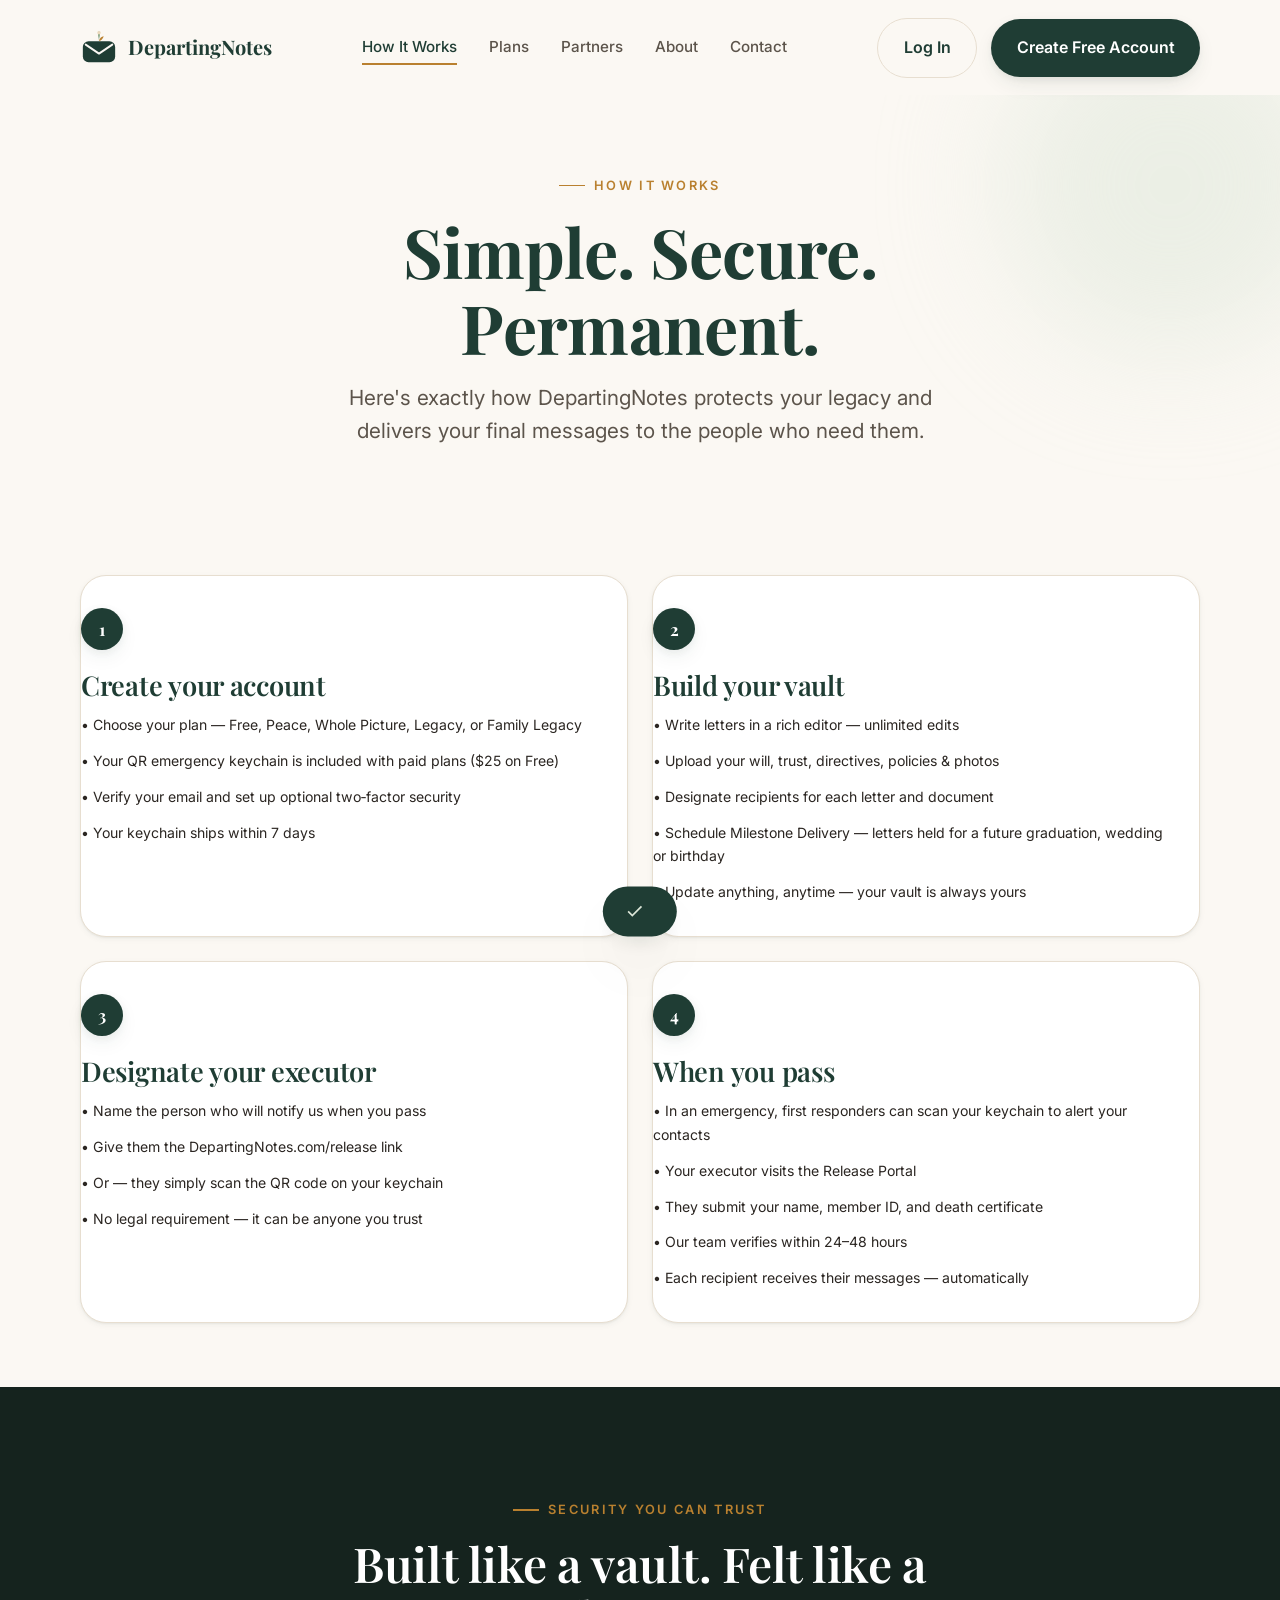
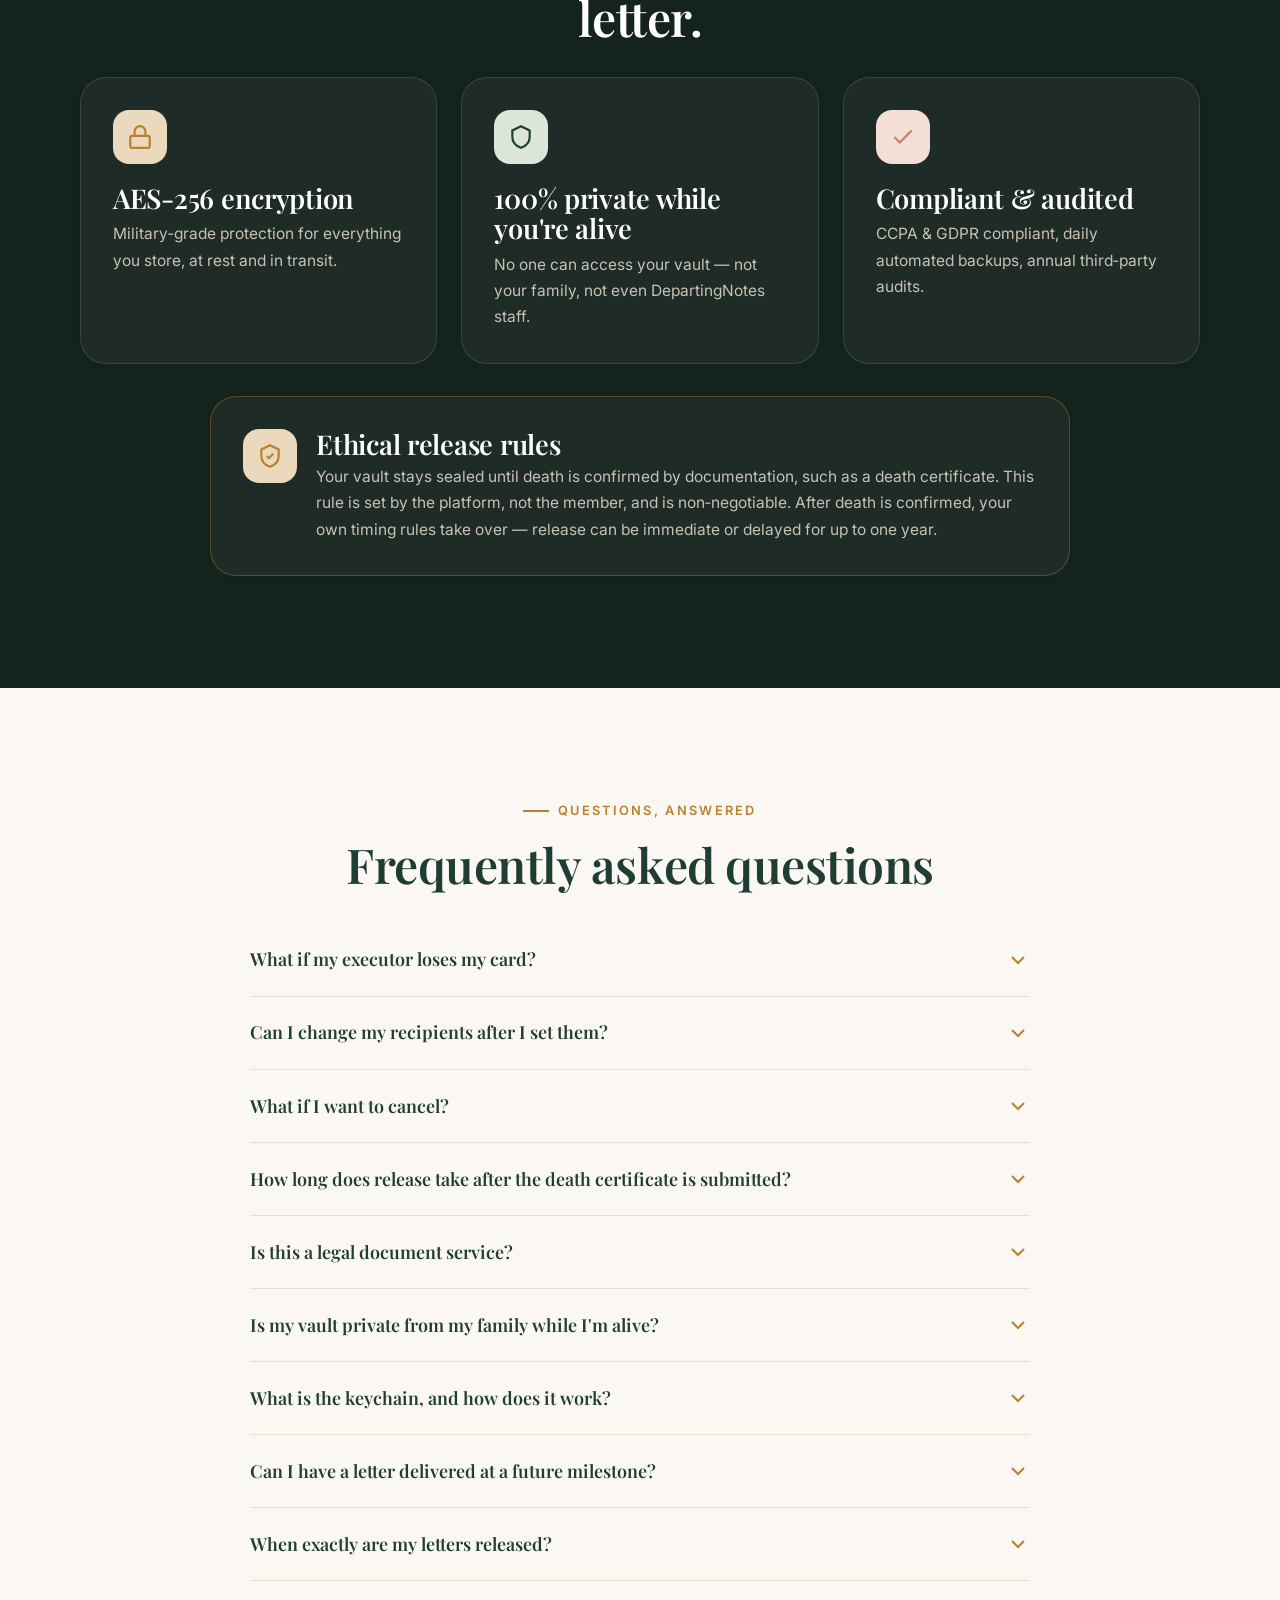
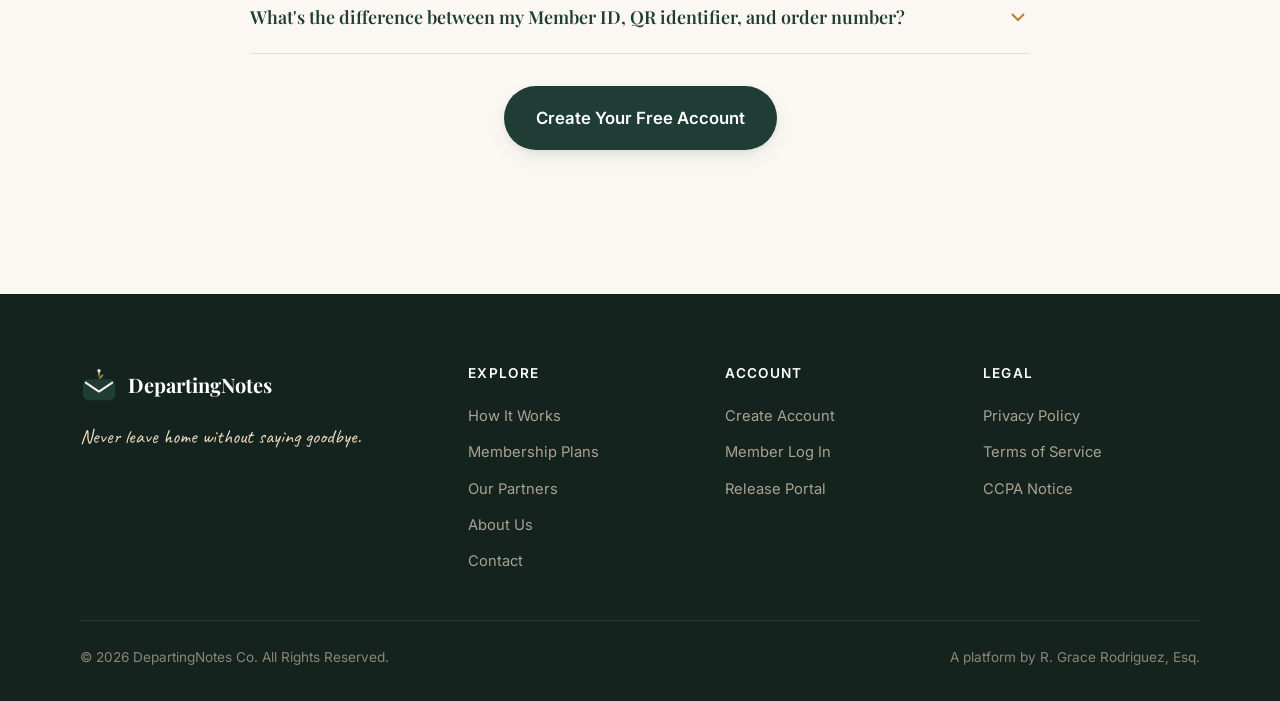
<file: how-it-works.html>
<!DOCTYPE html>
<html lang="en">
<head>
<meta charset="UTF-8">
<meta name="viewport" content="width=device-width, initial-scale=1">
<title>How It Works — DepartingNotes</title>
<meta name="description" content="Simple. Secure. Permanent. Here's exactly how DepartingNotes protects your legacy and delivers your final messages.">
<link rel="icon" href="assets/img/logo.svg" type="image/svg+xml">
<link rel="stylesheet" href="assets/css/styles.css">
</head>
<body>
<header class="site-header">
  <div class="wrap nav">
    <a href="index.html" class="brand" aria-label="DepartingNotes home"><svg class="mark" viewBox="0 0 40 40" fill="none" aria-hidden="true"><rect x="3" y="14" width="34" height="22" rx="6" fill="#1F3D34"/><path d="M6 17.5 20 27l14-9.5" stroke="#FBF8F3" stroke-width="2" stroke-linecap="round" stroke-linejoin="round"/><path d="M20 14c0-4 2.4-6.8 0-11-2.4 4.2 0 7 0 11Z" fill="#8BA888"/><path d="M20 14c.2-3 2.6-4.6 5-5.2-1 2.8-2.6 4.4-5 5.2Z" fill="#B9802F"/><circle cx="20" cy="5" r="1.8" fill="#EAD9BC"/></svg> DepartingNotes</a>
    <nav class="nav-links" aria-label="Primary">
      <a href="how-it-works.html" class="active">How It Works</a><a href="plans.html">Plans</a><a href="partners.html">Partners</a><a href="about.html">About</a><a href="contact.html">Contact</a>
    </nav>
    <div class="nav-actions">
      <a href="login.html" class="btn btn-ghost">Log In</a>
      <a href="register.html" class="btn btn-primary">Create Free Account</a>
      <button class="nav-toggle" aria-label="Open menu" aria-expanded="false"><svg viewBox="0 0 24 24" fill="none" stroke="currentColor" stroke-width="2" stroke-linecap="round"><path d="M4 7h16M4 12h16M4 17h16"/></svg></button>
    </div>
  </div>
</header>

<main>
<section class="page-hero">
  <div class="ambient a1"></div>
  <div class="wrap head-block center reveal">
    <span class="eyebrow">How it works</span>
    <h1>Simple. Secure. Permanent.</h1>
    <p class="lede">Here's exactly how DepartingNotes protects your legacy and delivers your final messages to the people who need them.</p>
  </div>
</section>

<!-- Member journey -->
<section class="section-tight">
  <div class="wrap">
    <div class="grid grid-2">
      <div class="card step reveal" data-d="1"><div class="num">1</div><h3>Create your account</h3>
        <ul class="stack-sm small" style="margin-top:.8rem">
          <li>• Choose your plan — Free, Peace, Whole Picture, Legacy, or Family Legacy</li>
          <li>• Your QR emergency keychain is included with paid plans ($25 on Free)</li>
          <li>• Verify your email and set up optional two‑factor security</li>
          <li>• Your keychain ships within 7 days</li>
        </ul></div>
      <div class="card step reveal" data-d="2"><div class="num">2</div><h3>Build your vault</h3>
        <ul class="stack-sm small" style="margin-top:.8rem">
          <li>• Write letters in a rich editor — unlimited edits</li>
          <li>• Upload your will, trust, directives, policies & photos</li>
          <li>• Designate recipients for each letter and document</li>
          <li>• Schedule Milestone Delivery — letters held for a future graduation, wedding or birthday</li>
          <li>• Update anything, anytime — your vault is always yours</li>
        </ul></div>
      <div class="card step reveal" data-d="3"><div class="num">3</div><h3>Designate your executor</h3>
        <ul class="stack-sm small" style="margin-top:.8rem">
          <li>• Name the person who will notify us when you pass</li>
          <li>• Give them the DepartingNotes.com/release link</li>
          <li>• Or — they simply scan the QR code on your keychain</li>
          <li>• No legal requirement — it can be anyone you trust</li>
        </ul></div>
      <div class="card step reveal" data-d="4"><div class="num">4</div><h3>When you pass</h3>
        <ul class="stack-sm small" style="margin-top:.8rem">
          <li>• In an emergency, first responders can scan your keychain to alert your contacts</li>
          <li>• Your executor visits the Release Portal</li>
          <li>• They submit your name, member ID, and death certificate</li>
          <li>• Our team verifies within 24–48 hours</li>
          <li>• Each recipient receives their messages — automatically</li>
        </ul></div>
    </div>
  </div>
</section>

<!-- Security -->
<section class="bg-dark">
  <div class="wrap">
    <div class="head-block center reveal mb-2"><span class="eyebrow">Security you can trust</span><h2>Built like a vault. Felt like a letter.</h2></div>
    <div class="grid grid-3">
      <div class="card reveal" data-d="1" style="background:rgba(255,255,255,.04); border-color:rgba(255,255,255,.12)"><div class="icon-badge gold"><svg viewBox="0 0 24 24" fill="none" stroke="currentColor" stroke-width="2"><rect x="3" y="11" width="18" height="11" rx="2"/><path d="M7 11V7a5 5 0 0 1 10 0v4"/></svg></div><h3 style="color:#fff">AES‑256 encryption</h3><p>Military‑grade protection for everything you store, at rest and in transit.</p></div>
      <div class="card reveal" data-d="2" style="background:rgba(255,255,255,.04); border-color:rgba(255,255,255,.12)"><div class="icon-badge"><svg viewBox="0 0 24 24" fill="none" stroke="currentColor" stroke-width="2"><path d="M12 2 4 6v6c0 5 3.4 8.3 8 10 4.6-1.7 8-5 8-10V6l-8-4Z"/></svg></div><h3 style="color:#fff">100% private while you're alive</h3><p>No one can access your vault — not your family, not even DepartingNotes staff.</p></div>
      <div class="card reveal" data-d="3" style="background:rgba(255,255,255,.04); border-color:rgba(255,255,255,.12)"><div class="icon-badge rose"><svg viewBox="0 0 24 24" fill="none" stroke="currentColor" stroke-width="2"><path d="M20 6 9 17l-5-5"/></svg></div><h3 style="color:#fff">Compliant & audited</h3><p>CCPA & GDPR compliant, daily automated backups, annual third‑party audits.</p></div>
    </div>
    <div class="card reveal mt-2" style="background:rgba(255,255,255,.04); border-color:rgba(185,128,47,.4); display:flex; gap:1.2rem; align-items:flex-start; max-width:860px; margin-inline:auto">
      <div class="icon-badge gold" style="flex:none"><svg viewBox="0 0 24 24" fill="none" stroke="currentColor" stroke-width="2"><path d="M12 2 4 6v6c0 5 3.4 8.3 8 10 4.6-1.7 8-5 8-10V6l-8-4Z"/><path d="M9 12l2 2 4-4"/></svg></div>
      <div><h3 style="color:#fff; margin-bottom:.3rem">Ethical release rules</h3><p>Your vault stays sealed until death is confirmed by documentation, such as a death certificate. This rule is set by the platform, not the member, and is non‑negotiable. After death is confirmed, your own timing rules take over — release can be immediate or delayed for up to one year.</p></div>
    </div>
  </div>
</section>

<!-- FAQ -->
<section>
  <div class="wrap">
    <div class="head-block center reveal mb-2"><span class="eyebrow">Questions, answered</span><h2>Frequently asked questions</h2></div>
    <div class="faq reveal">
      <div class="faq-item"><button class="faq-q" aria-expanded="false">What if my executor loses my card?<svg class="chev" viewBox="0 0 24 24" fill="none" stroke="currentColor" stroke-width="2"><path d="m6 9 6 6 6-6"/></svg></button><div class="faq-a"><p>No problem. They can use your full name and email address at DepartingNotes.com/release to begin the verification process.</p></div></div>
      <div class="faq-item"><button class="faq-q" aria-expanded="false">Can I change my recipients after I set them?<svg class="chev" viewBox="0 0 24 24" fill="none" stroke="currentColor" stroke-width="2"><path d="m6 9 6 6 6-6"/></svg></button><div class="faq-a"><p>Yes — anytime. Add, edit, or remove recipients and reassign letters and documents whenever you like.</p></div></div>
      <div class="faq-item"><button class="faq-q" aria-expanded="false">What if I want to cancel?<svg class="chev" viewBox="0 0 24 24" fill="none" stroke="currentColor" stroke-width="2"><path d="m6 9 6 6 6-6"/></svg></button><div class="faq-a"><p>You can cancel anytime from your account. Your vault and its contents are permanently deleted upon cancellation.</p></div></div>
      <div class="faq-item"><button class="faq-q" aria-expanded="false">How long does release take after the death certificate is submitted?<svg class="chev" viewBox="0 0 24 24" fill="none" stroke="currentColor" stroke-width="2"><path d="m6 9 6 6 6-6"/></svg></button><div class="faq-a"><p>Our team verifies each submission within 24–48 hours. Once approved, recipients receive their messages automatically.</p></div></div>
      <div class="faq-item"><button class="faq-q" aria-expanded="false">Is this a legal document service?<svg class="chev" viewBox="0 0 24 24" fill="none" stroke="currentColor" stroke-width="2"><path d="m6 9 6 6 6-6"/></svg></button><div class="faq-a"><p>No. DepartingNotes stores your personal messages and documents. For legal estate planning, connect with our partner attorney, R. Grace Rodriguez, Esq.</p></div></div>
      <div class="faq-item"><button class="faq-q" aria-expanded="false">Is my vault private from my family while I'm alive?<svg class="chev" viewBox="0 0 24 24" fill="none" stroke="currentColor" stroke-width="2"><path d="m6 9 6 6 6-6"/></svg></button><div class="faq-a"><p>Yes. 100%. Always. Your vault unlocks only after a death certificate is verified — never before.</p></div></div>
      <div class="faq-item"><button class="faq-q" aria-expanded="false">What is the keychain, and how does it work?<svg class="chev" viewBox="0 0 24 24" fill="none" stroke="currentColor" stroke-width="2"><path d="m6 9 6 6 6-6"/></svg></button><div class="faq-a"><p>It's a physical QR‑code tag that first responders can scan in an emergency. When scanned, your emergency contacts are notified, your emergency vault opens according to the platform's rules, and your designated letters can be triggered for release. It's included with every paid plan, or $25 on the free plan.</p></div></div>
      <div class="faq-item"><button class="faq-q" aria-expanded="false">Can I have a letter delivered at a future milestone?<svg class="chev" viewBox="0 0 24 24" fill="none" stroke="currentColor" stroke-width="2"><path d="m6 9 6 6 6-6"/></svg></button><div class="faq-a"><p>Yes — that's Milestone Delivery. Write letters to be held and delivered at future life moments, like a child's graduation, wedding, birthday, adoption, or another meaningful milestone. They're entrusted to a designated distributor who chooses the right moment to deliver them.</p></div></div>
      <div class="faq-item"><button class="faq-q" aria-expanded="false">When exactly are my letters released?<svg class="chev" viewBox="0 0 24 24" fill="none" stroke="currentColor" stroke-width="2"><path d="m6 9 6 6 6-6"/></svg></button><div class="faq-a"><p>Nothing is released until your death is confirmed by documentation — that rule is set by the platform and is non‑negotiable. After confirmation, your own timing rules apply: release can be immediate or delayed for up to one year.</p></div></div>
      <div class="faq-item"><button class="faq-q" aria-expanded="false">What's the difference between my Member ID, QR identifier, and order number?<svg class="chev" viewBox="0 0 24 24" fill="none" stroke="currentColor" stroke-width="2"><path d="m6 9 6 6 6-6"/></svg></button><div class="faq-a">
        <p>Three codes, three jobs:</p>
        <ul style="margin:.5rem 0 .2rem; padding-left:1.1rem; list-style:disc">
          <li style="margin-bottom:.4rem"><strong style="color:var(--forest)">Member ID</strong> <span style="font-family:monospace">(DN‑8547‑4609)</span> — that's <strong>you</strong>. For support, billing, and the Release Portal.</li>
          <li style="margin-bottom:.4rem"><strong style="color:var(--forest)">QR identifier</strong> <span style="font-family:monospace">(DN‑QR‑ACTJGPUMRS)</span> — that's your <strong>keychain</strong>. It's inside the QR code, so you never type it.</li>
          <li><strong style="color:var(--forest)">Order number</strong> <span style="font-family:monospace">(KC‑2026‑000002)</span> — that's your <strong>order</strong>. Use it to track your shipment.</li>
        </ul>
        <p class="small muted">In short: <strong>you</strong> · your <strong>keychain</strong> · your <strong>purchase</strong>.</p>
      </div></div>
    </div>
    <div class="center mt-2 reveal"><a href="register.html" class="btn btn-primary btn-lg">Create Your Free Account</a></div>
  </div>
</section>
</main>

<footer class="site-footer">
  <div class="wrap">
    <div class="footer-grid">
      <div><a href="index.html" class="brand"><svg class="mark" viewBox="0 0 40 40" fill="none" aria-hidden="true"><rect x="3" y="14" width="34" height="22" rx="6" fill="#1F3D34"/><path d="M6 17.5 20 27l14-9.5" stroke="#FBF8F3" stroke-width="2" stroke-linecap="round" stroke-linejoin="round"/><path d="M20 14c0-4 2.4-6.8 0-11-2.4 4.2 0 7 0 11Z" fill="#8BA888"/><path d="M20 14c.2-3 2.6-4.6 5-5.2-1 2.8-2.6 4.4-5 5.2Z" fill="#B9802F"/><circle cx="20" cy="5" r="1.8" fill="#EAD9BC"/></svg> DepartingNotes</a><p class="footer-tag mt-1">Never leave home without saying goodbye.</p></div>
      <div class="footer-col"><h4>Explore</h4><a href="how-it-works.html">How It Works</a><a href="plans.html">Membership Plans</a><a href="partners.html">Our Partners</a><a href="about.html">About Us</a><a href="contact.html">Contact</a></div>
      <div class="footer-col"><h4>Account</h4><a href="register.html">Create Account</a><a href="login.html">Member Log In</a><a href="release.html">Release Portal</a></div>
      <div class="footer-col"><h4>Legal</h4><a href="privacy.html">Privacy Policy</a><a href="terms.html">Terms of Service</a><a href="ccpa.html">CCPA Notice</a></div>
    </div>
    <div class="footer-bottom"><span>© <span data-year>2026</span> DepartingNotes Co. All Rights Reserved.</span><span>A platform by R. Grace Rodriguez, Esq.</span></div>
  </div>
</footer>
<div class="toast" id="toast" role="status" aria-live="polite"><svg viewBox="0 0 24 24" fill="none" stroke="currentColor" stroke-width="2"><path d="M20 6 9 17l-5-5"/></svg><span class="msg"></span></div>
<script src="assets/js/main.js"></script>
</body>
</html>
</file>
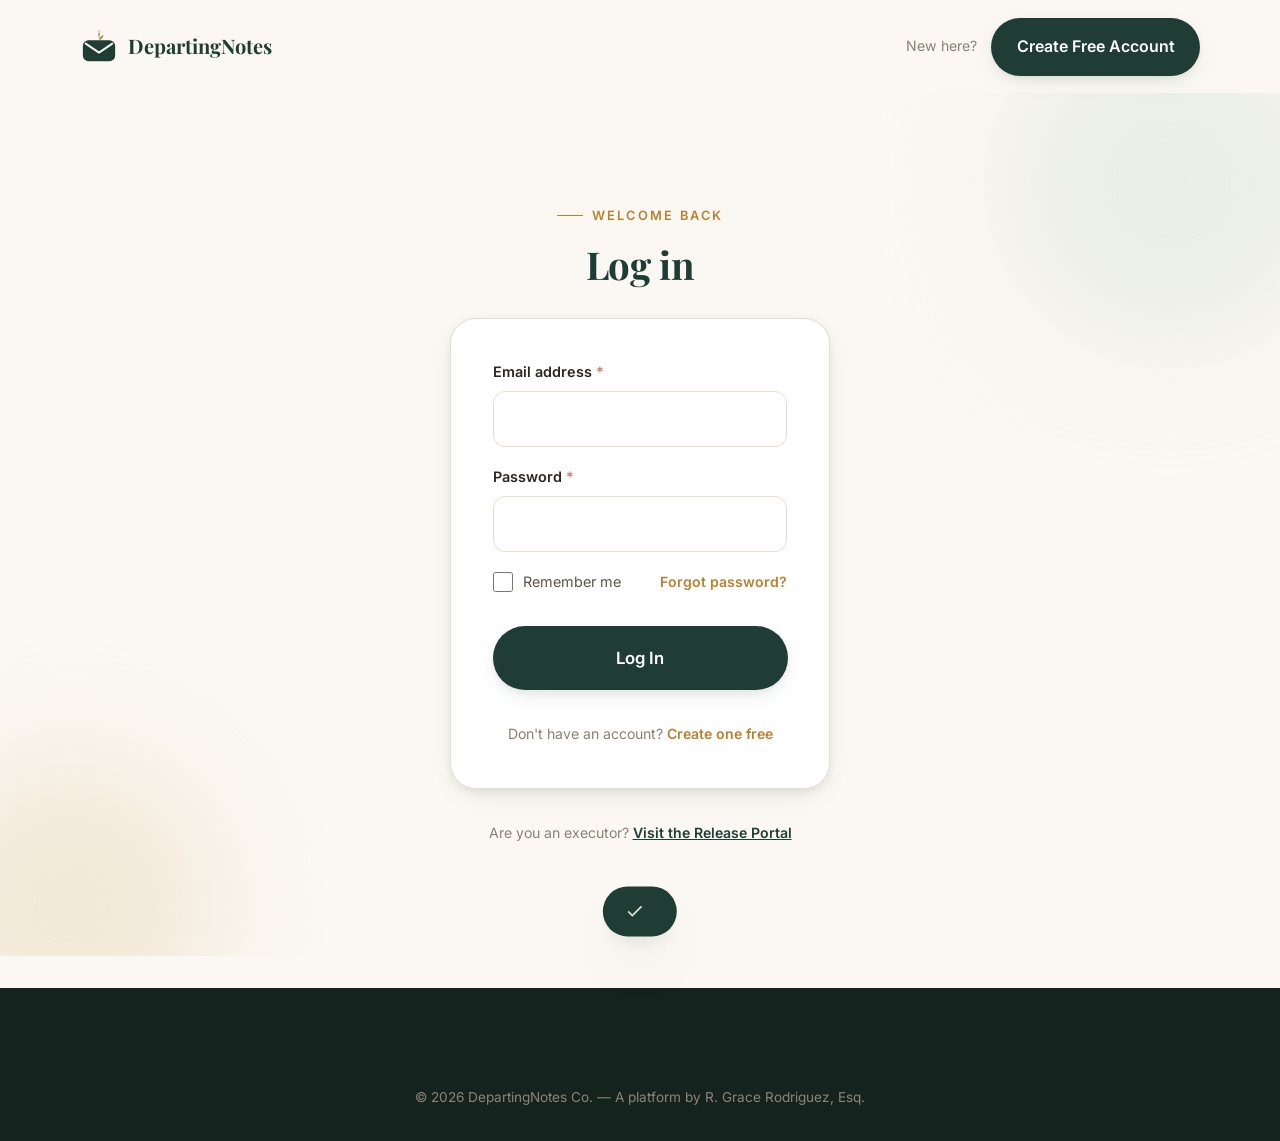
<file: login.html>
<!DOCTYPE html>
<html lang="en">
<head>
<meta charset="UTF-8">
<meta name="viewport" content="width=device-width, initial-scale=1">
<title>Log In — DepartingNotes</title>
<meta name="description" content="Log in to your DepartingNotes member account.">
<link rel="icon" href="assets/img/logo.svg" type="image/svg+xml">
<link rel="stylesheet" href="assets/css/styles.css">
</head>
<body>
<header class="site-header">
  <div class="wrap nav">
    <a href="index.html" class="brand" aria-label="DepartingNotes home"><svg class="mark" viewBox="0 0 40 40" fill="none" aria-hidden="true"><rect x="3" y="14" width="34" height="22" rx="6" fill="#1F3D34"/><path d="M6 17.5 20 27l14-9.5" stroke="#FBF8F3" stroke-width="2" stroke-linecap="round" stroke-linejoin="round"/><path d="M20 14c0-4 2.4-6.8 0-11-2.4 4.2 0 7 0 11Z" fill="#8BA888"/><path d="M20 14c.2-3 2.6-4.6 5-5.2-1 2.8-2.6 4.4-5 5.2Z" fill="#B9802F"/><circle cx="20" cy="5" r="1.8" fill="#EAD9BC"/></svg> DepartingNotes</a>
    <div class="nav-actions"><span class="small muted">New here?</span> <a href="register.html" class="btn btn-primary">Create Free Account</a></div>
  </div>
</header>
<main>
<section style="min-height:78vh; display:flex; align-items:center; position:relative; overflow:hidden">
  <div class="ambient a1"></div><div class="ambient a2"></div>
  <div class="wrap" style="max-width:460px; position:relative">
    <div class="head-block center reveal in mb-2"><span class="eyebrow" style="justify-content:center">Welcome back</span><h1 style="font-size:2.4rem">Log in</h1></div>
    <form class="form-card reveal in" data-validate data-success="Welcome back — opening your dashboard…" data-redirect="dashboard.html">
      <div class="field"><label for="lem">Email address <span class="req">*</span></label><input id="lem" name="email" type="email" autocomplete="email" required><span class="error">Please enter a valid email.</span></div>
      <div class="field"><label for="lpw">Password <span class="req">*</span></label><input id="lpw" name="password" type="password" autocomplete="current-password" required><span class="error">Required</span></div>
      <div class="flex between items-center mb-2"><label class="checkrow" style="margin:0"><input type="checkbox"> Remember me</label><a href="#" class="small" style="color:var(--gold); font-weight:600">Forgot password?</a></div>
      <button type="submit" class="btn btn-primary btn-block btn-lg">Log In</button>
      <p class="center small muted mt-2">Don't have an account? <a href="register.html" style="color:var(--gold); font-weight:600">Create one free</a></p>
    </form>
    <p class="center small muted mt-2">Are you an executor? <a href="release.html" style="color:var(--forest); font-weight:600; text-decoration:underline">Visit the Release Portal</a></p>
  </div>
</section>
</main>
<footer class="site-footer"><div class="wrap"><div class="footer-bottom" style="border:none; margin:0; justify-content:center"><span>© <span data-year>2026</span> DepartingNotes Co. — A platform by R. Grace Rodriguez, Esq.</span></div></div></footer>
<div class="toast" id="toast" role="status" aria-live="polite"><svg viewBox="0 0 24 24" fill="none" stroke="currentColor" stroke-width="2"><path d="M20 6 9 17l-5-5"/></svg><span class="msg"></span></div>
<script src="assets/js/main.js"></script>
</body>
</html>
</file>
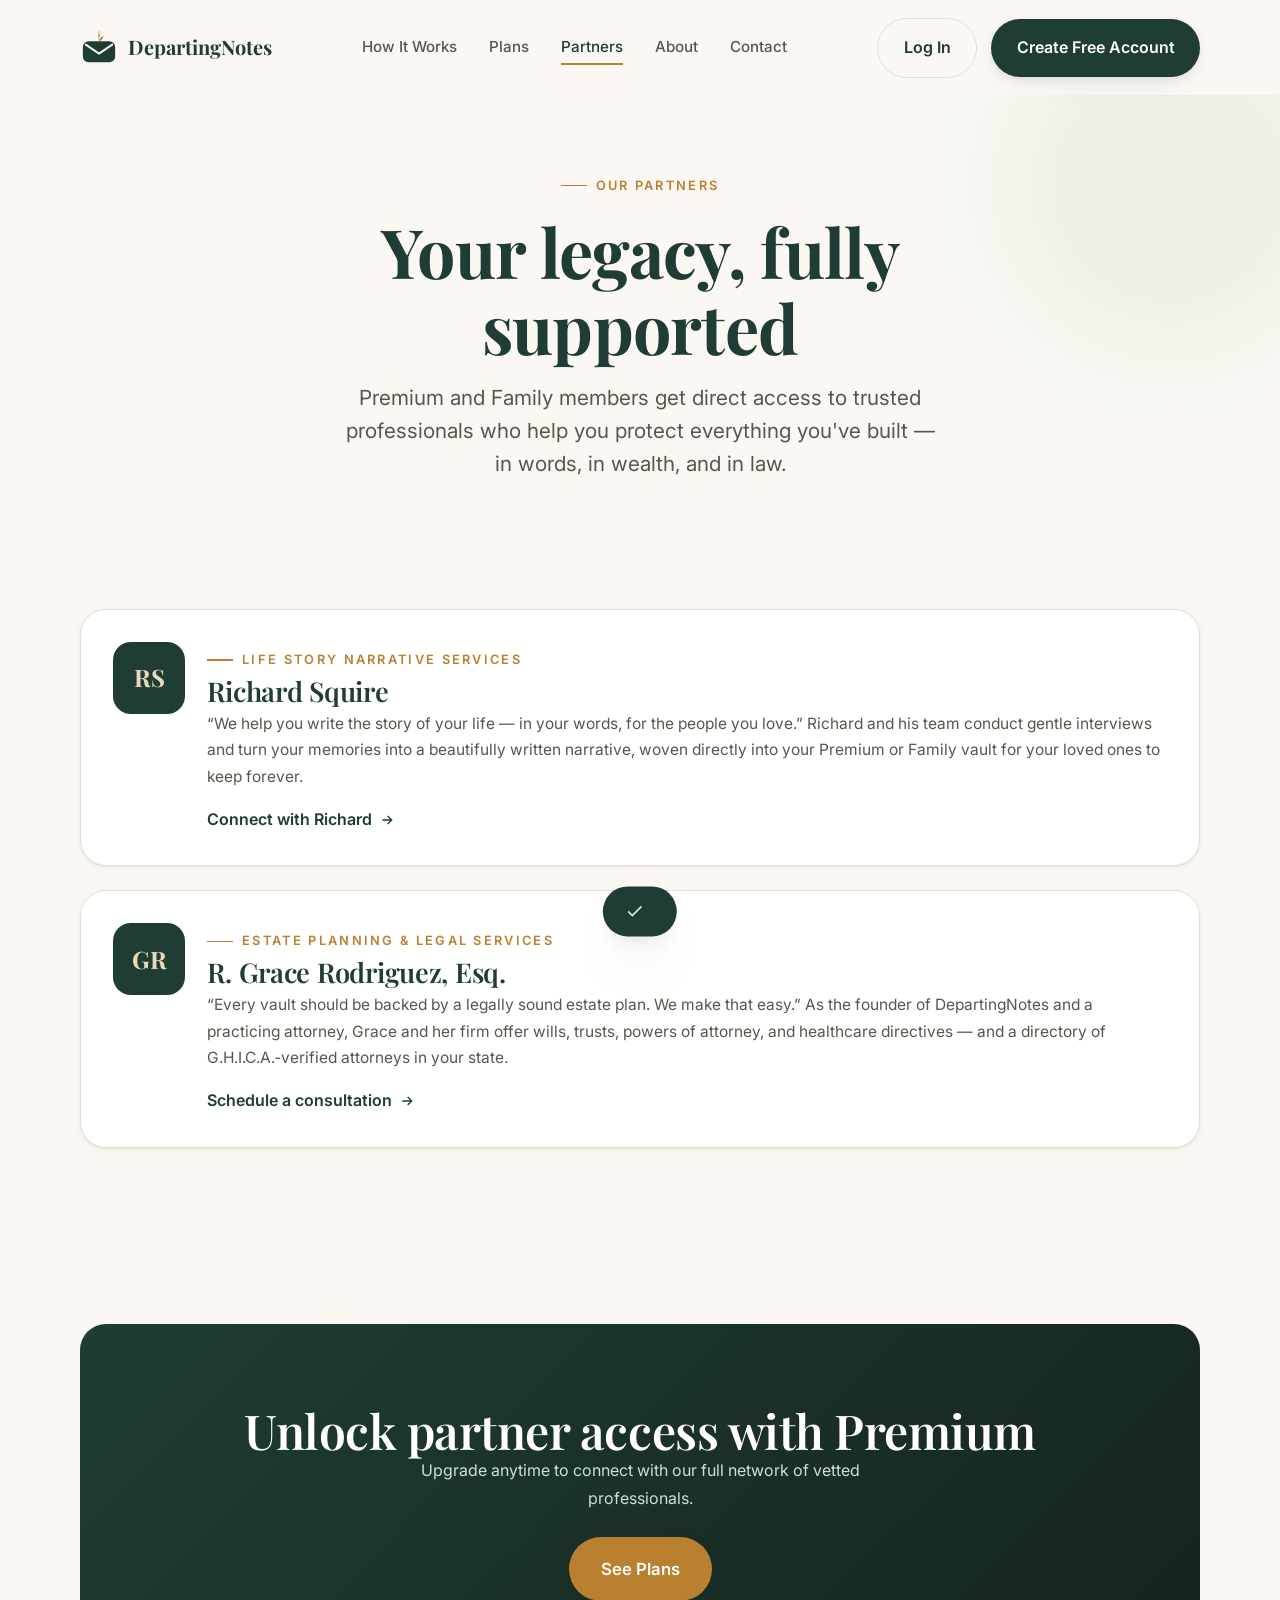
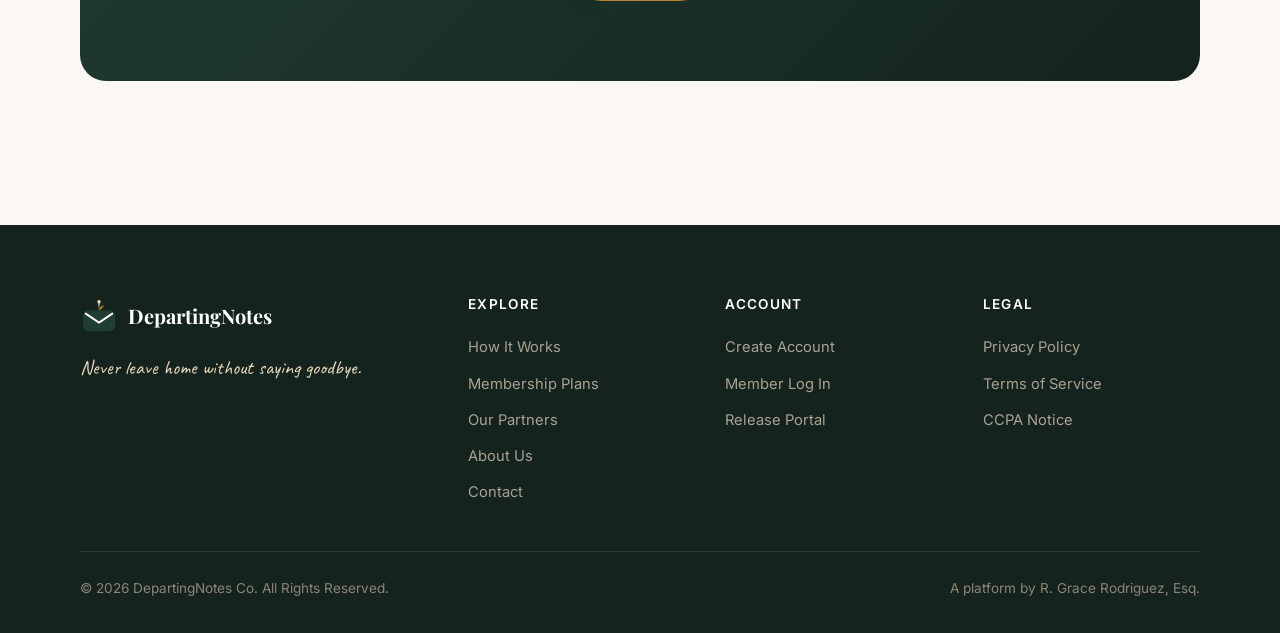
<file: partners.html>
<!DOCTYPE html>
<html lang="en">
<head>
<meta charset="UTF-8">
<meta name="viewport" content="width=device-width, initial-scale=1">
<title>Our Partners — DepartingNotes</title>
<meta name="description" content="Vetted professionals who help protect your legacy — Life Story narrative, financial planning, and estate law.">
<link rel="icon" href="assets/img/logo.svg" type="image/svg+xml">
<link rel="stylesheet" href="assets/css/styles.css">
</head>
<body>
<header class="site-header">
  <div class="wrap nav">
    <a href="index.html" class="brand" aria-label="DepartingNotes home"><svg class="mark" viewBox="0 0 40 40" fill="none" aria-hidden="true"><rect x="3" y="14" width="34" height="22" rx="6" fill="#1F3D34"/><path d="M6 17.5 20 27l14-9.5" stroke="#FBF8F3" stroke-width="2" stroke-linecap="round" stroke-linejoin="round"/><path d="M20 14c0-4 2.4-6.8 0-11-2.4 4.2 0 7 0 11Z" fill="#8BA888"/><path d="M20 14c.2-3 2.6-4.6 5-5.2-1 2.8-2.6 4.4-5 5.2Z" fill="#B9802F"/><circle cx="20" cy="5" r="1.8" fill="#EAD9BC"/></svg> DepartingNotes</a>
    <nav class="nav-links" aria-label="Primary"><a href="how-it-works.html">How It Works</a><a href="plans.html">Plans</a><a href="partners.html" class="active">Partners</a><a href="about.html">About</a><a href="contact.html">Contact</a></nav>
    <div class="nav-actions"><a href="login.html" class="btn btn-ghost">Log In</a><a href="register.html" class="btn btn-primary">Create Free Account</a><button class="nav-toggle" aria-label="Open menu" aria-expanded="false"><svg viewBox="0 0 24 24" fill="none" stroke="currentColor" stroke-width="2" stroke-linecap="round"><path d="M4 7h16M4 12h16M4 17h16"/></svg></button></div>
  </div>
</header>

<main>
<section class="page-hero">
  <div class="ambient a1"></div>
  <div class="wrap head-block center reveal">
    <span class="eyebrow">Our partners</span>
    <h1>Your legacy, fully supported</h1>
    <p class="lede">Premium and Family members get direct access to trusted professionals who help you protect everything you've built — in words, in wealth, and in law.</p>
  </div>
</section>

<section class="section-tight">
  <div class="wrap" style="display:flex; flex-direction:column; gap:1.5rem">
    <div id="richard-squire" class="card reveal partner-card" style="scroll-margin-top:100px">
      <div class="ph">RS</div>
      <div>
        <span class="eyebrow">Life Story Narrative Services</span>
        <h3 style="margin:.3rem 0">Richard Squire</h3>
        <p>“We help you write the story of your life — in your words, for the people you love.” Richard and his team conduct gentle interviews and turn your memories into a beautifully written narrative, woven directly into your Premium or Family vault for your loved ones to keep forever.</p>
        <a class="link-arrow mt-1" href="contact.html">Connect with Richard <svg viewBox="0 0 24 24" fill="none" stroke="currentColor" stroke-width="2"><path d="M5 12h14M13 6l6 6-6 6"/></svg></a>
      </div>
    </div>
    <div id="grace-rodriguez" class="card reveal partner-card" style="scroll-margin-top:100px">
      <div class="ph">GR</div>
      <div>
        <span class="eyebrow">Estate Planning &amp; Legal Services</span>
        <h3 style="margin:.3rem 0">R. Grace Rodriguez, Esq.</h3>
        <p>“Every vault should be backed by a legally sound estate plan. We make that easy.” As the founder of DepartingNotes and a practicing attorney, Grace and her firm offer wills, trusts, powers of attorney, and healthcare directives — and a directory of G.H.I.C.A.‑verified attorneys in your state.</p>
        <a class="link-arrow mt-1" href="contact.html">Schedule a consultation <svg viewBox="0 0 24 24" fill="none" stroke="currentColor" stroke-width="2"><path d="M5 12h14M13 6l6 6-6 6"/></svg></a>
      </div>
    </div>
  </div>
</section>

<section><div class="wrap"><div class="cta-band reveal"><h2 style="color:#fff">Unlock partner access with Premium</h2><p>Upgrade anytime to connect with our full network of vetted professionals.</p><div class="hero-cta" style="justify-content:center; margin-top:1.6rem"><a href="plans.html" class="btn btn-gold btn-lg">See Plans</a></div></div></div></section>
</main>

<footer class="site-footer">
  <div class="wrap">
    <div class="footer-grid">
      <div><a href="index.html" class="brand"><svg class="mark" viewBox="0 0 40 40" fill="none" aria-hidden="true"><rect x="3" y="14" width="34" height="22" rx="6" fill="#1F3D34"/><path d="M6 17.5 20 27l14-9.5" stroke="#FBF8F3" stroke-width="2" stroke-linecap="round" stroke-linejoin="round"/><path d="M20 14c0-4 2.4-6.8 0-11-2.4 4.2 0 7 0 11Z" fill="#8BA888"/><path d="M20 14c.2-3 2.6-4.6 5-5.2-1 2.8-2.6 4.4-5 5.2Z" fill="#B9802F"/><circle cx="20" cy="5" r="1.8" fill="#EAD9BC"/></svg> DepartingNotes</a><p class="footer-tag mt-1">Never leave home without saying goodbye.</p></div>
      <div class="footer-col"><h4>Explore</h4><a href="how-it-works.html">How It Works</a><a href="plans.html">Membership Plans</a><a href="partners.html">Our Partners</a><a href="about.html">About Us</a><a href="contact.html">Contact</a></div>
      <div class="footer-col"><h4>Account</h4><a href="register.html">Create Account</a><a href="login.html">Member Log In</a><a href="release.html">Release Portal</a></div>
      <div class="footer-col"><h4>Legal</h4><a href="privacy.html">Privacy Policy</a><a href="terms.html">Terms of Service</a><a href="ccpa.html">CCPA Notice</a></div>
    </div>
    <div class="footer-bottom"><span>© <span data-year>2026</span> DepartingNotes Co. All Rights Reserved.</span><span>A platform by R. Grace Rodriguez, Esq.</span></div>
  </div>
</footer>
<div class="toast" id="toast" role="status" aria-live="polite"><svg viewBox="0 0 24 24" fill="none" stroke="currentColor" stroke-width="2"><path d="M20 6 9 17l-5-5"/></svg><span class="msg"></span></div>
<script src="assets/js/main.js"></script>
</body>
</html>
</file>
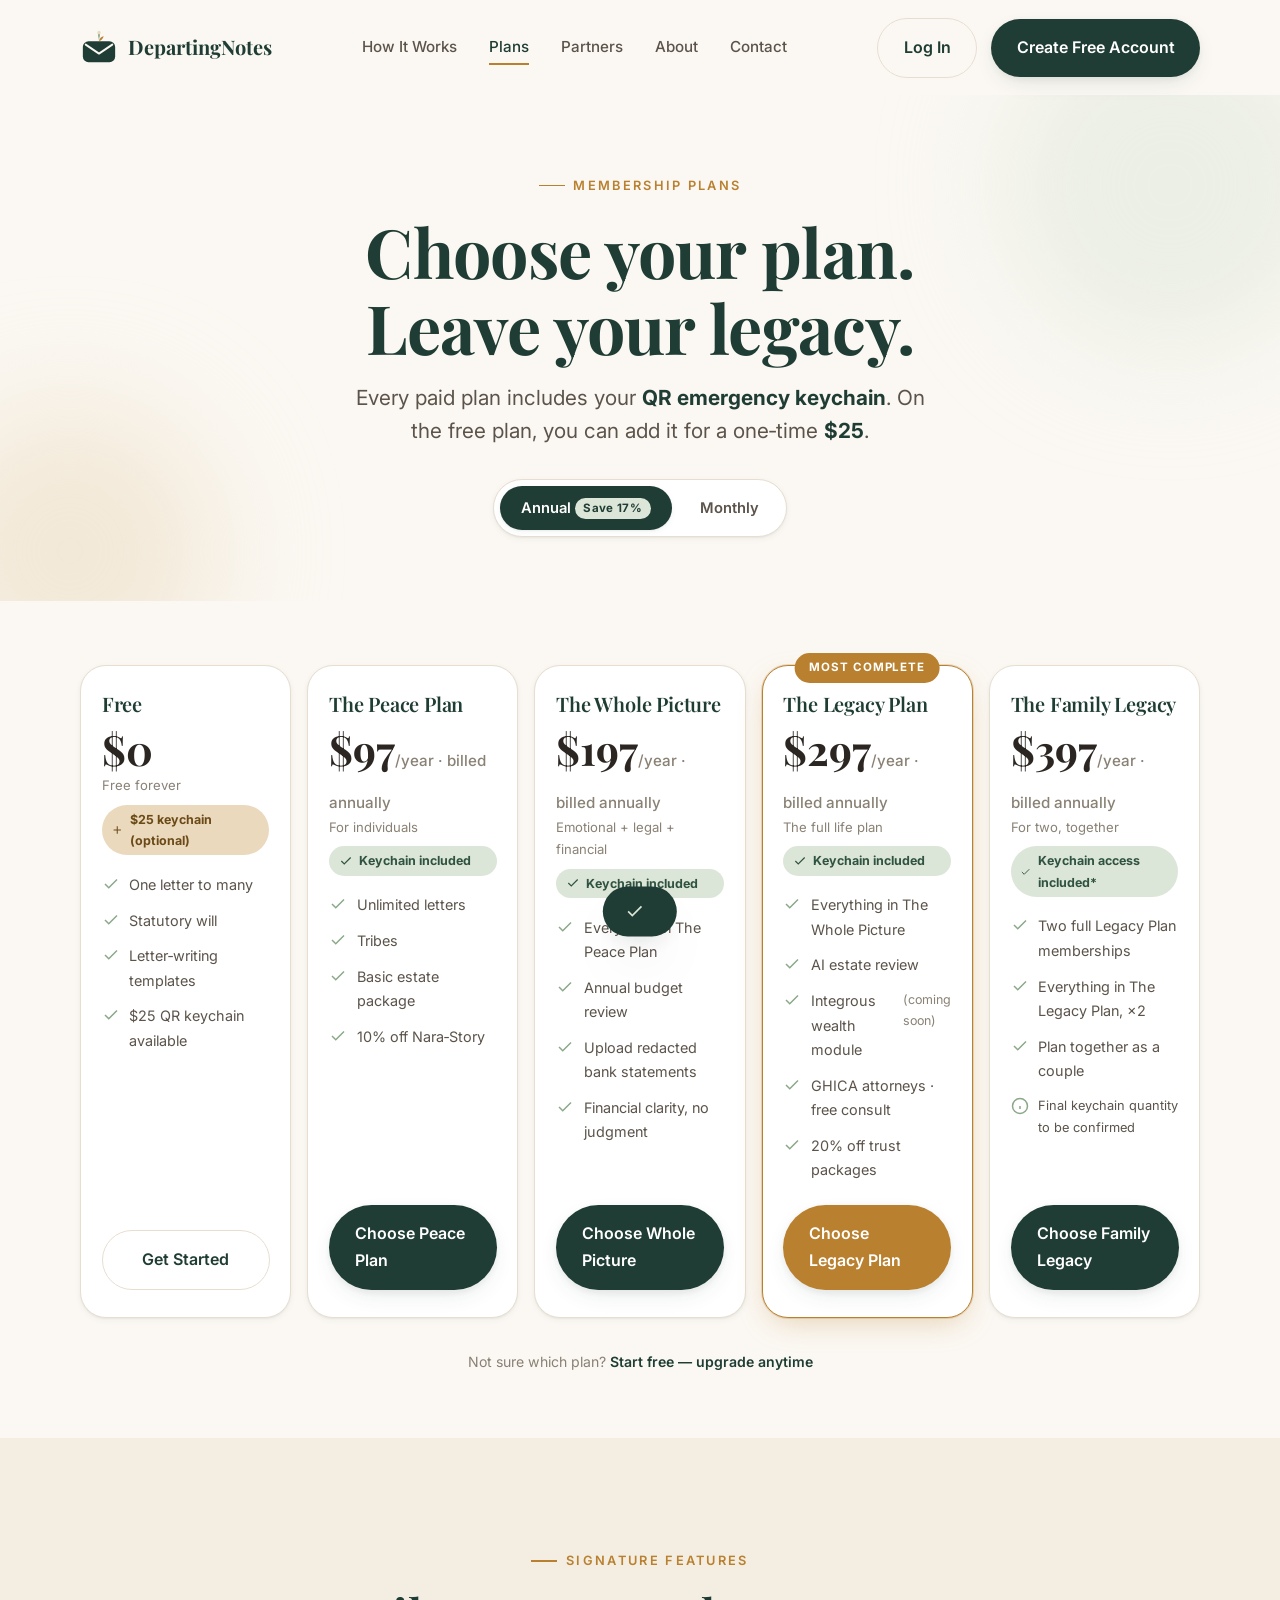
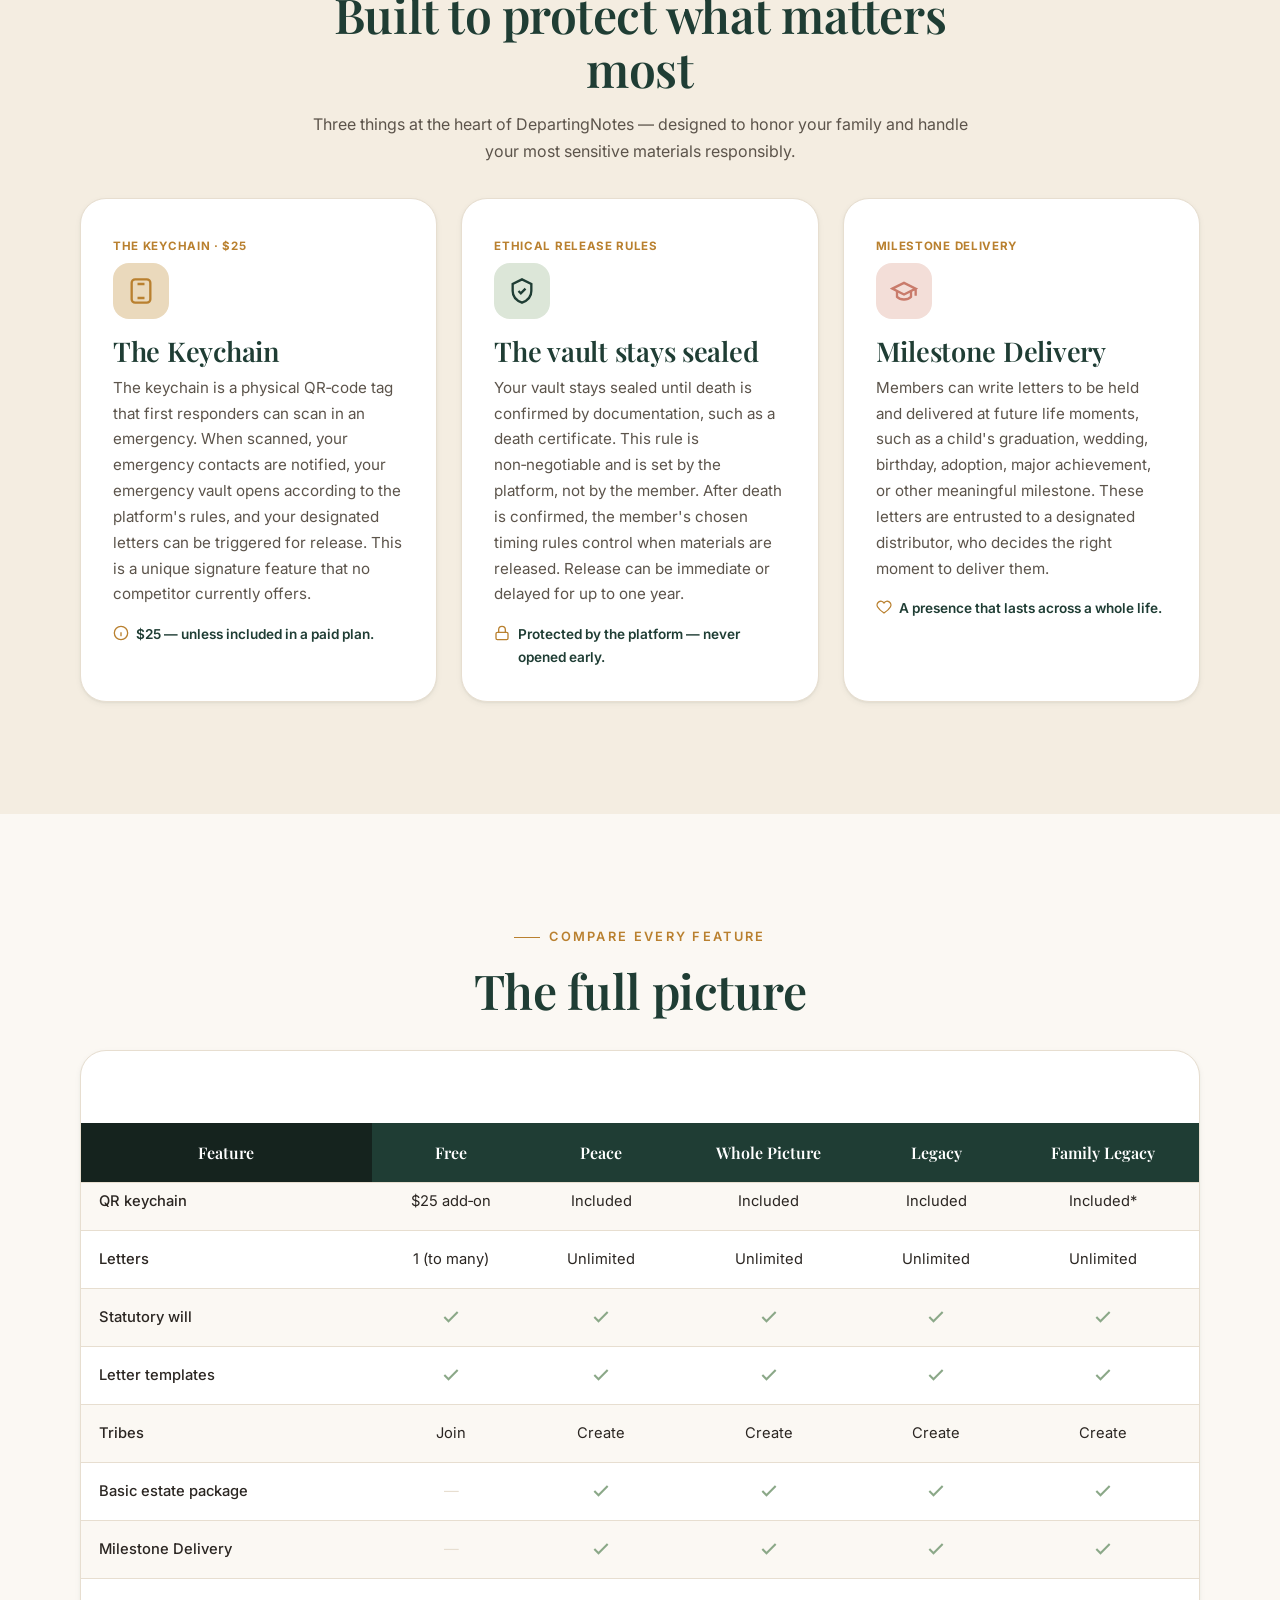
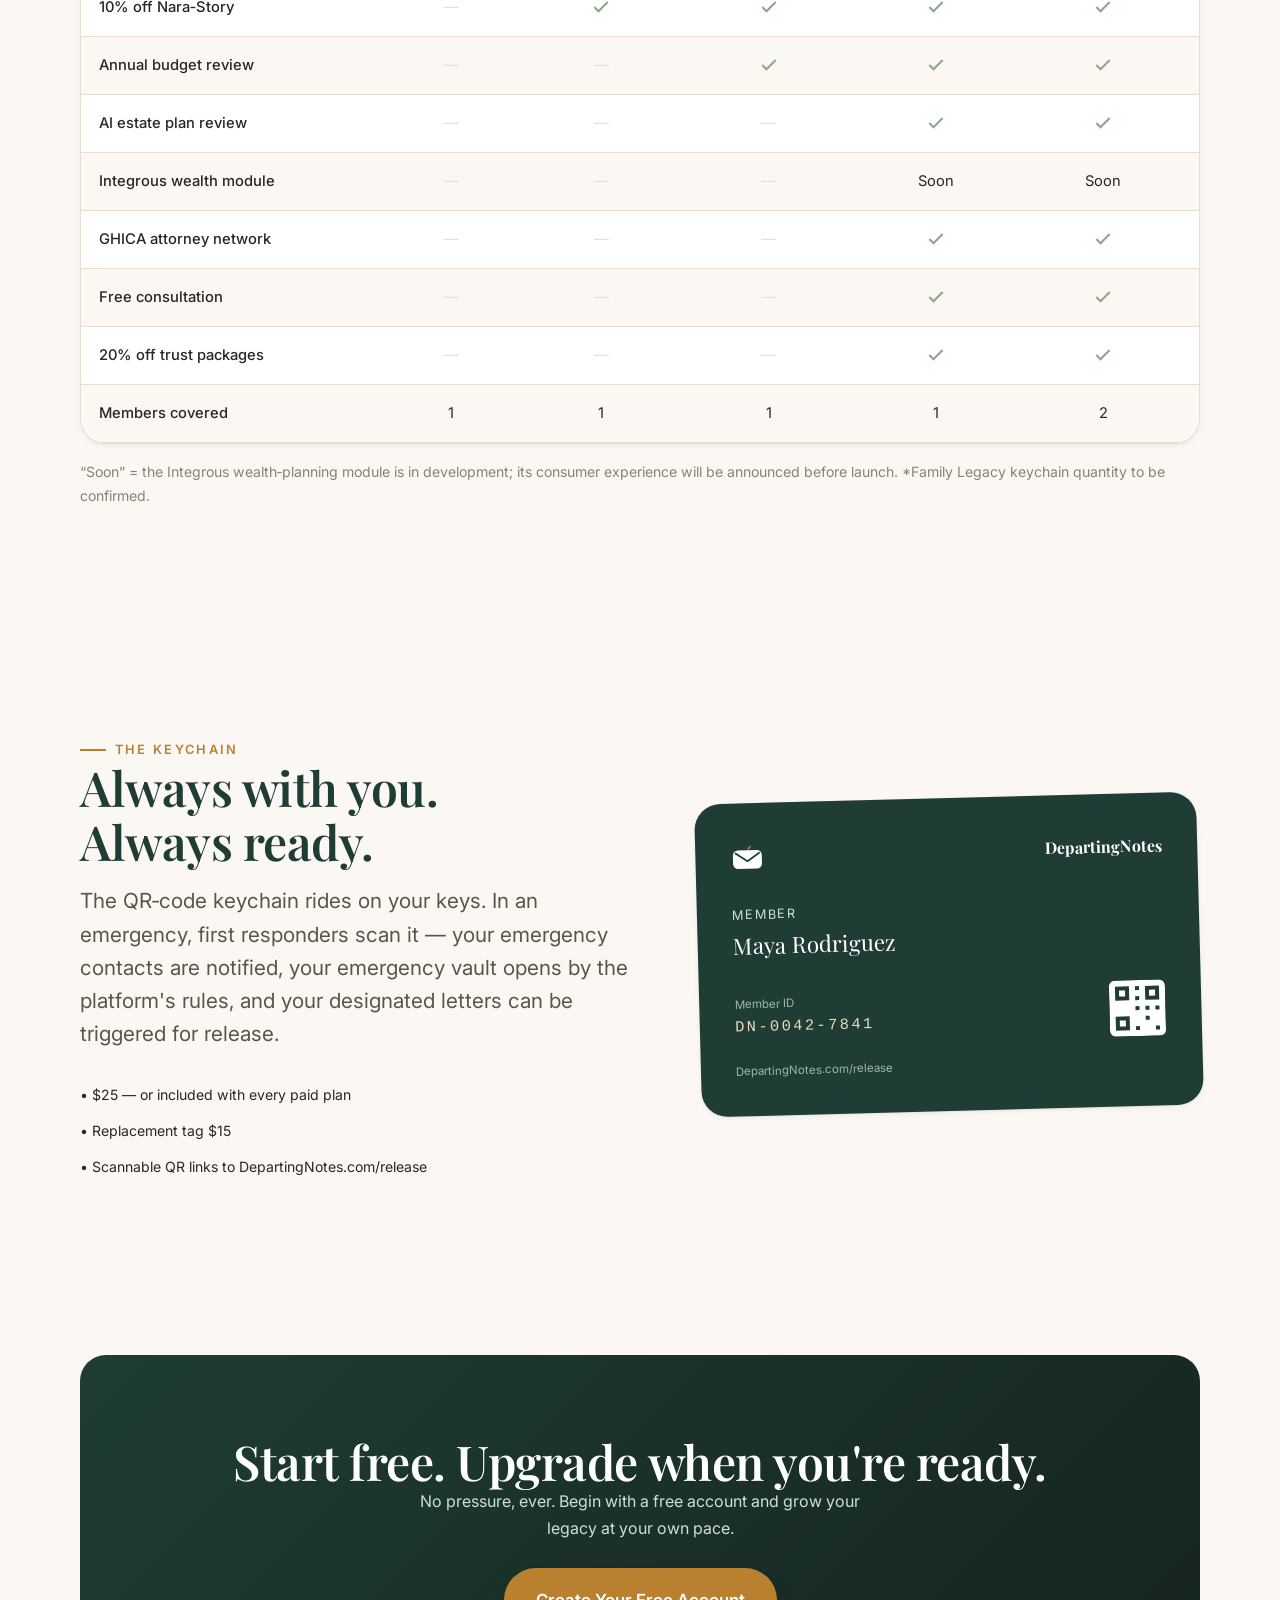
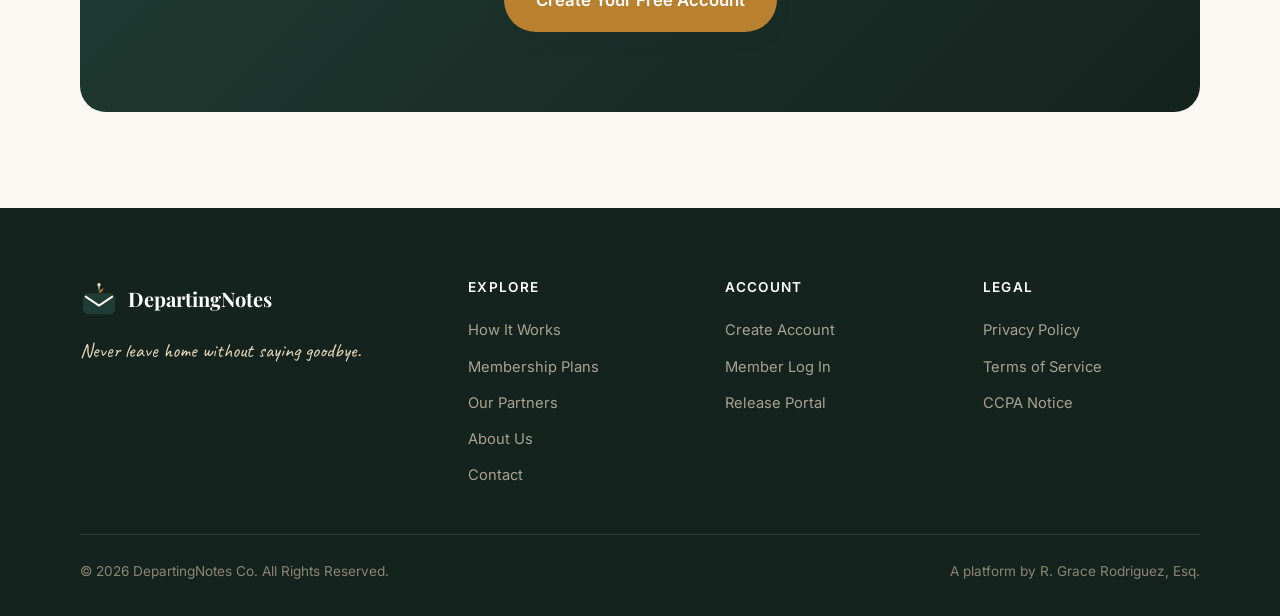
<file: plans.html>
<!DOCTYPE html>
<html lang="en">
<head>
<meta charset="UTF-8">
<meta name="viewport" content="width=device-width, initial-scale=1">
<title>Membership Plans — DepartingNotes</title>
<meta name="description" content="Choose your plan. The Peace Plan, The Whole Picture, The Legacy Plan, and The Family Legacy — plus a free plan. Every paid plan includes your QR emergency keychain.">
<link rel="icon" href="assets/img/logo.svg" type="image/svg+xml">
<link rel="stylesheet" href="assets/css/styles.css">
<style>
  /* Page-local: 5-plan grid + keychain lines + signature features */
  .plans-grid.five{grid-template-columns:repeat(5,1fr); gap:1rem}
  .plans-grid.five .plan{padding:1.7rem 1.3rem}
  .plans-grid.five .plan h3{font-family:var(--font-display); font-size:1.25rem}
  @media (max-width:1180px){.plans-grid.five{grid-template-columns:repeat(3,1fr)}}
  @media (max-width:760px){.plans-grid.five{grid-template-columns:1fr}}
  .keychain-line{display:inline-flex; align-items:center; gap:.4rem; font-size:.78rem; font-weight:700; margin-top:.5rem; padding:.25rem .6rem; border-radius:var(--r-pill)}
  .keychain-line svg{width:14px; height:14px}
  .keychain-line.inc{background:var(--sage-soft); color:#2F5340}
  .keychain-line.add{background:var(--gold-soft); color:#6B4A18}
  .sig-grid{display:grid; grid-template-columns:repeat(3,1fr); gap:1.5rem}
  @media (max-width:900px){.sig-grid{grid-template-columns:1fr}}
  .sig{background:var(--surface); border:1px solid var(--border); border-radius:var(--r-lg); padding:2rem; box-shadow:var(--shadow-sm); position:relative; overflow:hidden}
  .sig .icon-badge{width:56px; height:56px; border-radius:16px; display:flex; align-items:center; justify-content:center; margin-bottom:1.1rem}
  .sig .icon-badge svg{width:28px; height:28px}
  .sig h3{margin-bottom:.5rem}
  .sig p{font-size:.95rem}
  .sig .feat-tag{display:inline-block; font-size:.72rem; font-weight:700; letter-spacing:.06em; text-transform:uppercase; color:var(--gold); margin-bottom:.4rem}
  .sig .note{margin-top:1rem; font-size:.85rem; font-weight:600; color:var(--forest); display:flex; gap:.45rem; align-items:flex-start}
  .sig .note svg{width:16px; height:16px; flex:none; margin-top:2px; color:var(--gold)}
</style>
</head>
<body>
<header class="site-header">
  <div class="wrap nav">
    <a href="index.html" class="brand" aria-label="DepartingNotes home"><svg class="mark" viewBox="0 0 40 40" fill="none" aria-hidden="true"><rect x="3" y="14" width="34" height="22" rx="6" fill="#1F3D34"/><path d="M6 17.5 20 27l14-9.5" stroke="#FBF8F3" stroke-width="2" stroke-linecap="round" stroke-linejoin="round"/><path d="M20 14c0-4 2.4-6.8 0-11-2.4 4.2 0 7 0 11Z" fill="#8BA888"/><path d="M20 14c.2-3 2.6-4.6 5-5.2-1 2.8-2.6 4.4-5 5.2Z" fill="#B9802F"/><circle cx="20" cy="5" r="1.8" fill="#EAD9BC"/></svg> DepartingNotes</a>
    <nav class="nav-links" aria-label="Primary"><a href="how-it-works.html">How It Works</a><a href="plans.html" class="active">Plans</a><a href="partners.html">Partners</a><a href="about.html">About</a><a href="contact.html">Contact</a></nav>
    <div class="nav-actions"><a href="login.html" class="btn btn-ghost">Log In</a><a href="register.html" class="btn btn-primary">Create Free Account</a><button class="nav-toggle" aria-label="Open menu" aria-expanded="false"><svg viewBox="0 0 24 24" fill="none" stroke="currentColor" stroke-width="2" stroke-linecap="round"><path d="M4 7h16M4 12h16M4 17h16"/></svg></button></div>
  </div>
</header>

<main>
<section class="page-hero">
  <div class="ambient a1"></div><div class="ambient a2"></div>
  <div class="wrap head-block center reveal">
    <span class="eyebrow">Membership plans</span>
    <h1>Choose your plan.<br>Leave your legacy.</h1>
    <p class="lede">Every paid plan includes your <strong style="color:var(--forest)">QR emergency keychain</strong>. On the free plan, you can add it for a one‑time <strong style="color:var(--forest)">$25</strong>.</p>
    <div class="plan-toggle mt-1" role="group" aria-label="Billing period">
      <button data-mode="annual" class="active">Annual <span class="save-pill">Save 17%</span></button>
      <button data-mode="monthly">Monthly</button>
    </div>
  </div>
</section>

<!-- Plan cards -->
<section class="section-tight">
  <div class="wrap">
    <div class="plans-grid five">
      <!-- Free -->
      <div class="plan reveal" data-d="1">
        <h3>Free</h3>
        <div class="price"><span data-annual="$0" data-monthly="$0">$0</span></div>
        <div class="per">Free forever</div>
        <span class="keychain-line add"><svg viewBox="0 0 24 24" fill="none" stroke="currentColor" stroke-width="2"><path d="M12 5v14M5 12h14"/></svg> $25 keychain (optional)</span>
        <ul style="margin-top:1.1rem">
          <li><svg viewBox="0 0 24 24" fill="none" stroke="currentColor" stroke-width="2"><path d="M20 6 9 17l-5-5"/></svg> One letter to many</li>
          <li><svg viewBox="0 0 24 24" fill="none" stroke="currentColor" stroke-width="2"><path d="M20 6 9 17l-5-5"/></svg> Statutory will</li>
          <li><svg viewBox="0 0 24 24" fill="none" stroke="currentColor" stroke-width="2"><path d="M20 6 9 17l-5-5"/></svg> Letter‑writing templates</li>
          <li><svg viewBox="0 0 24 24" fill="none" stroke="currentColor" stroke-width="2"><path d="M20 6 9 17l-5-5"/></svg> $25 QR keychain available</li>
        </ul>
        <a href="register.html?plan=free" class="btn btn-ghost btn-block">Get Started</a>
      </div>
      <!-- The Peace Plan -->
      <div class="plan reveal" data-d="2">
        <h3>The Peace Plan</h3>
        <div class="price"><span data-annual="$97" data-monthly="$9.97">$97</span><small data-per>/year · billed annually</small></div>
        <div class="per">For individuals</div>
        <span class="keychain-line inc"><svg viewBox="0 0 24 24" fill="none" stroke="currentColor" stroke-width="2"><path d="M20 6 9 17l-5-5"/></svg> Keychain included</span>
        <ul style="margin-top:1.1rem">
          <li><svg viewBox="0 0 24 24" fill="none" stroke="currentColor" stroke-width="2"><path d="M20 6 9 17l-5-5"/></svg> Unlimited letters</li>
          <li><svg viewBox="0 0 24 24" fill="none" stroke="currentColor" stroke-width="2"><path d="M20 6 9 17l-5-5"/></svg> Tribes</li>
          <li><svg viewBox="0 0 24 24" fill="none" stroke="currentColor" stroke-width="2"><path d="M20 6 9 17l-5-5"/></svg> Basic estate package</li>
          <li><svg viewBox="0 0 24 24" fill="none" stroke="currentColor" stroke-width="2"><path d="M20 6 9 17l-5-5"/></svg> 10% off Nara‑Story</li>
        </ul>
        <a href="register.html?plan=peace" class="btn btn-primary btn-block">Choose Peace Plan</a>
      </div>
      <!-- The Whole Picture -->
      <div class="plan reveal" data-d="3">
        <h3>The Whole Picture</h3>
        <div class="price"><span data-annual="$197" data-monthly="$19.97">$197</span><small data-per>/year · billed annually</small></div>
        <div class="per">Emotional + legal + financial</div>
        <span class="keychain-line inc"><svg viewBox="0 0 24 24" fill="none" stroke="currentColor" stroke-width="2"><path d="M20 6 9 17l-5-5"/></svg> Keychain included</span>
        <ul style="margin-top:1.1rem">
          <li><svg viewBox="0 0 24 24" fill="none" stroke="currentColor" stroke-width="2"><path d="M20 6 9 17l-5-5"/></svg> Everything in The Peace Plan</li>
          <li><svg viewBox="0 0 24 24" fill="none" stroke="currentColor" stroke-width="2"><path d="M20 6 9 17l-5-5"/></svg> Annual budget review</li>
          <li><svg viewBox="0 0 24 24" fill="none" stroke="currentColor" stroke-width="2"><path d="M20 6 9 17l-5-5"/></svg> Upload redacted bank statements</li>
          <li><svg viewBox="0 0 24 24" fill="none" stroke="currentColor" stroke-width="2"><path d="M20 6 9 17l-5-5"/></svg> Financial clarity, no judgment</li>
        </ul>
        <a href="register.html?plan=whole-picture" class="btn btn-primary btn-block">Choose Whole Picture</a>
      </div>
      <!-- The Legacy Plan (featured) -->
      <div class="plan featured reveal" data-d="4">
        <span class="tag">Most complete</span>
        <h3>The Legacy Plan</h3>
        <div class="price"><span data-annual="$297" data-monthly="$29.97">$297</span><small data-per>/year · billed annually</small></div>
        <div class="per">The full life plan</div>
        <span class="keychain-line inc"><svg viewBox="0 0 24 24" fill="none" stroke="currentColor" stroke-width="2"><path d="M20 6 9 17l-5-5"/></svg> Keychain included</span>
        <ul style="margin-top:1.1rem">
          <li><svg viewBox="0 0 24 24" fill="none" stroke="currentColor" stroke-width="2"><path d="M20 6 9 17l-5-5"/></svg> Everything in The Whole Picture</li>
          <li><svg viewBox="0 0 24 24" fill="none" stroke="currentColor" stroke-width="2"><path d="M20 6 9 17l-5-5"/></svg> AI estate review</li>
          <!-- INTERNAL FLAG: Do NOT link integrousfinancial.com here. Its public site is a B2B CFO/accounting firm for cleantech startups and does not describe a consumer wealth/budget module. Use "coming soon" until a dedicated consumer landing page exists. -->
          <li><svg viewBox="0 0 24 24" fill="none" stroke="currentColor" stroke-width="2"><path d="M20 6 9 17l-5-5"/></svg> Integrous wealth module <span class="muted" style="font-size:.78rem">(coming soon)</span></li>
          <li><svg viewBox="0 0 24 24" fill="none" stroke="currentColor" stroke-width="2"><path d="M20 6 9 17l-5-5"/></svg> GHICA attorneys · free consult</li>
          <li><svg viewBox="0 0 24 24" fill="none" stroke="currentColor" stroke-width="2"><path d="M20 6 9 17l-5-5"/></svg> 20% off trust packages</li>
        </ul>
        <a href="register.html?plan=legacy" class="btn btn-gold btn-block">Choose Legacy Plan</a>
      </div>
      <!-- The Family Legacy Plan -->
      <div class="plan reveal" data-d="4">
        <h3>The Family Legacy</h3>
        <div class="price"><span data-annual="$397" data-monthly="$39.97">$397</span><small data-per>/year · billed annually</small></div>
        <div class="per">For two, together</div>
        <span class="keychain-line inc"><svg viewBox="0 0 24 24" fill="none" stroke="currentColor" stroke-width="2"><path d="M20 6 9 17l-5-5"/></svg> Keychain access included*</span>
        <ul style="margin-top:1.1rem">
          <li><svg viewBox="0 0 24 24" fill="none" stroke="currentColor" stroke-width="2"><path d="M20 6 9 17l-5-5"/></svg> Two full Legacy Plan memberships</li>
          <li><svg viewBox="0 0 24 24" fill="none" stroke="currentColor" stroke-width="2"><path d="M20 6 9 17l-5-5"/></svg> Everything in The Legacy Plan, ×2</li>
          <li><svg viewBox="0 0 24 24" fill="none" stroke="currentColor" stroke-width="2"><path d="M20 6 9 17l-5-5"/></svg> Plan together as a couple</li>
          <li class="muted" style="font-size:.8rem; align-items:flex-start"><svg viewBox="0 0 24 24" fill="none" stroke="currentColor" stroke-width="2"><circle cx="12" cy="12" r="10"/><path d="M12 16v-4M12 8h.01"/></svg> Final keychain quantity to be confirmed</li>
        </ul>
        <a href="register.html?plan=family-legacy" class="btn btn-primary btn-block">Choose Family Legacy</a>
      </div>
    </div>
    <p class="center muted small mt-2 reveal">Not sure which plan? <a href="register.html?plan=free" class="link-arrow" style="display:inline-flex">Start free — upgrade anytime</a></p>
  </div>
</section>

<!-- Signature features -->
<section class="bg-paper-2">
  <div class="wrap">
    <div class="head-block center reveal mb-2"><span class="eyebrow">Signature features</span><h2>Built to protect what matters most</h2><p>Three things at the heart of DepartingNotes — designed to honor your family and handle your most sensitive materials responsibly.</p></div>
    <div class="sig-grid">
      <!-- The Keychain -->
      <div class="sig reveal" data-d="1">
        <span class="feat-tag">The Keychain · $25</span>
        <div class="icon-badge gold" style="background:var(--gold-soft); color:var(--gold)"><svg viewBox="0 0 24 24" fill="none" stroke="currentColor" stroke-width="2"><rect x="4" y="2" width="16" height="20" rx="3"/><path d="M9 6h6M9 18h6"/></svg></div>
        <h3>The Keychain</h3>
        <p>The keychain is a physical QR‑code tag that first responders can scan in an emergency. When scanned, your emergency contacts are notified, your emergency vault opens according to the platform's rules, and your designated letters can be triggered for release. This is a unique signature feature that no competitor currently offers.</p>
        <div class="note"><svg viewBox="0 0 24 24" fill="none" stroke="currentColor" stroke-width="2"><circle cx="12" cy="12" r="10"/><path d="M12 8h.01M11 12h1v4h1"/></svg> $25 — unless included in a paid plan.</div>
      </div>
      <!-- Ethical Release Rules -->
      <div class="sig reveal" data-d="2">
        <span class="feat-tag">Ethical Release Rules</span>
        <div class="icon-badge" style="background:var(--sage-soft); color:var(--forest)"><svg viewBox="0 0 24 24" fill="none" stroke="currentColor" stroke-width="2"><path d="M12 2 4 6v6c0 5 3.4 8.3 8 10 4.6-1.7 8-5 8-10V6l-8-4Z"/><path d="M9 12l2 2 4-4"/></svg></div>
        <h3>The vault stays sealed</h3>
        <p>Your vault stays sealed until death is confirmed by documentation, such as a death certificate. This rule is non‑negotiable and is set by the platform, not by the member. After death is confirmed, the member's chosen timing rules control when materials are released. Release can be immediate or delayed for up to one year.</p>
        <div class="note"><svg viewBox="0 0 24 24" fill="none" stroke="currentColor" stroke-width="2"><rect x="3" y="11" width="18" height="11" rx="2"/><path d="M7 11V7a5 5 0 0 1 10 0v4"/></svg> Protected by the platform — never opened early.</div>
      </div>
      <!-- Milestone Delivery -->
      <div class="sig reveal" data-d="3">
        <span class="feat-tag">Milestone Delivery</span>
        <div class="icon-badge rose" style="background:#F3DED8; color:var(--rose)"><svg viewBox="0 0 24 24" fill="none" stroke="currentColor" stroke-width="2"><path d="M22 10v6M2 10l10-5 10 5-10 5z"/><path d="M6 12v5c3 3 9 3 12 0v-5"/></svg></div>
        <h3>Milestone Delivery</h3>
        <p>Members can write letters to be held and delivered at future life moments, such as a child's graduation, wedding, birthday, adoption, major achievement, or other meaningful milestone. These letters are entrusted to a designated distributor, who decides the right moment to deliver them.</p>
        <div class="note"><svg viewBox="0 0 24 24" fill="none" stroke="currentColor" stroke-width="2"><path d="M12 21s-7-4.5-9.5-9A5 5 0 0 1 12 6a5 5 0 0 1 9.5 6c-2.5 4.5-9.5 9-9.5 9Z"/></svg> A presence that lasts across a whole life.</div>
      </div>
    </div>
  </div>
</section>

<!-- Full comparison -->
<section>
  <div class="wrap">
    <div class="head-block center reveal mb-2"><span class="eyebrow">Compare every feature</span><h2>The full picture</h2></div>
    <div class="cmp-wrap reveal">
      <table class="cmp-table">
        <thead><tr><th class="feat" scope="col">Feature</th><th scope="col">Free</th><th scope="col">Peace</th><th scope="col">Whole Picture</th><th scope="col">Legacy</th><th scope="col">Family Legacy</th></tr></thead>
        <tbody>
          <tr class="price-row"><th scope="row">Price (annual)</th><td>$0</td><td>$97</td><td>$197</td><td>$297</td><td>$397</td></tr>
          <tr><th scope="row">QR keychain</th><td>$25 add‑on</td><td>Included</td><td>Included</td><td>Included</td><td>Included*</td></tr>
          <tr><th scope="row">Letters</th><td>1 (to many)</td><td>Unlimited</td><td>Unlimited</td><td>Unlimited</td><td>Unlimited</td></tr>
          <tr><th scope="row">Statutory will</th><td class="yes"><svg viewBox="0 0 24 24" fill="none" stroke="currentColor" stroke-width="2.5"><path d="M20 6 9 17l-5-5"/></svg></td><td class="yes"><svg viewBox="0 0 24 24" fill="none" stroke="currentColor" stroke-width="2.5"><path d="M20 6 9 17l-5-5"/></svg></td><td class="yes"><svg viewBox="0 0 24 24" fill="none" stroke="currentColor" stroke-width="2.5"><path d="M20 6 9 17l-5-5"/></svg></td><td class="yes"><svg viewBox="0 0 24 24" fill="none" stroke="currentColor" stroke-width="2.5"><path d="M20 6 9 17l-5-5"/></svg></td><td class="yes"><svg viewBox="0 0 24 24" fill="none" stroke="currentColor" stroke-width="2.5"><path d="M20 6 9 17l-5-5"/></svg></td></tr>
          <tr><th scope="row">Letter templates</th><td class="yes"><svg viewBox="0 0 24 24" fill="none" stroke="currentColor" stroke-width="2.5"><path d="M20 6 9 17l-5-5"/></svg></td><td class="yes"><svg viewBox="0 0 24 24" fill="none" stroke="currentColor" stroke-width="2.5"><path d="M20 6 9 17l-5-5"/></svg></td><td class="yes"><svg viewBox="0 0 24 24" fill="none" stroke="currentColor" stroke-width="2.5"><path d="M20 6 9 17l-5-5"/></svg></td><td class="yes"><svg viewBox="0 0 24 24" fill="none" stroke="currentColor" stroke-width="2.5"><path d="M20 6 9 17l-5-5"/></svg></td><td class="yes"><svg viewBox="0 0 24 24" fill="none" stroke="currentColor" stroke-width="2.5"><path d="M20 6 9 17l-5-5"/></svg></td></tr>
          <tr><th scope="row">Tribes</th><td>Join</td><td>Create</td><td>Create</td><td>Create</td><td>Create</td></tr>
          <tr><th scope="row">Basic estate package</th><td class="no">—</td><td class="yes"><svg viewBox="0 0 24 24" fill="none" stroke="currentColor" stroke-width="2.5"><path d="M20 6 9 17l-5-5"/></svg></td><td class="yes"><svg viewBox="0 0 24 24" fill="none" stroke="currentColor" stroke-width="2.5"><path d="M20 6 9 17l-5-5"/></svg></td><td class="yes"><svg viewBox="0 0 24 24" fill="none" stroke="currentColor" stroke-width="2.5"><path d="M20 6 9 17l-5-5"/></svg></td><td class="yes"><svg viewBox="0 0 24 24" fill="none" stroke="currentColor" stroke-width="2.5"><path d="M20 6 9 17l-5-5"/></svg></td></tr>
          <tr><th scope="row">Milestone Delivery</th><td class="no">—</td><td class="yes"><svg viewBox="0 0 24 24" fill="none" stroke="currentColor" stroke-width="2.5"><path d="M20 6 9 17l-5-5"/></svg></td><td class="yes"><svg viewBox="0 0 24 24" fill="none" stroke="currentColor" stroke-width="2.5"><path d="M20 6 9 17l-5-5"/></svg></td><td class="yes"><svg viewBox="0 0 24 24" fill="none" stroke="currentColor" stroke-width="2.5"><path d="M20 6 9 17l-5-5"/></svg></td><td class="yes"><svg viewBox="0 0 24 24" fill="none" stroke="currentColor" stroke-width="2.5"><path d="M20 6 9 17l-5-5"/></svg></td></tr>
          <tr><th scope="row">10% off Nara‑Story</th><td class="no">—</td><td class="yes"><svg viewBox="0 0 24 24" fill="none" stroke="currentColor" stroke-width="2.5"><path d="M20 6 9 17l-5-5"/></svg></td><td class="yes"><svg viewBox="0 0 24 24" fill="none" stroke="currentColor" stroke-width="2.5"><path d="M20 6 9 17l-5-5"/></svg></td><td class="yes"><svg viewBox="0 0 24 24" fill="none" stroke="currentColor" stroke-width="2.5"><path d="M20 6 9 17l-5-5"/></svg></td><td class="yes"><svg viewBox="0 0 24 24" fill="none" stroke="currentColor" stroke-width="2.5"><path d="M20 6 9 17l-5-5"/></svg></td></tr>
          <tr><th scope="row">Annual budget review</th><td class="no">—</td><td class="no">—</td><td class="yes"><svg viewBox="0 0 24 24" fill="none" stroke="currentColor" stroke-width="2.5"><path d="M20 6 9 17l-5-5"/></svg></td><td class="yes"><svg viewBox="0 0 24 24" fill="none" stroke="currentColor" stroke-width="2.5"><path d="M20 6 9 17l-5-5"/></svg></td><td class="yes"><svg viewBox="0 0 24 24" fill="none" stroke="currentColor" stroke-width="2.5"><path d="M20 6 9 17l-5-5"/></svg></td></tr>
          <tr><th scope="row">AI estate plan review</th><td class="no">—</td><td class="no">—</td><td class="no">—</td><td class="yes"><svg viewBox="0 0 24 24" fill="none" stroke="currentColor" stroke-width="2.5"><path d="M20 6 9 17l-5-5"/></svg></td><td class="yes"><svg viewBox="0 0 24 24" fill="none" stroke="currentColor" stroke-width="2.5"><path d="M20 6 9 17l-5-5"/></svg></td></tr>
          <tr><th scope="row">Integrous wealth module</th><td class="no">—</td><td class="no">—</td><td class="no">—</td><td>Soon</td><td>Soon</td></tr>
          <tr><th scope="row">GHICA attorney network</th><td class="no">—</td><td class="no">—</td><td class="no">—</td><td class="yes"><svg viewBox="0 0 24 24" fill="none" stroke="currentColor" stroke-width="2.5"><path d="M20 6 9 17l-5-5"/></svg></td><td class="yes"><svg viewBox="0 0 24 24" fill="none" stroke="currentColor" stroke-width="2.5"><path d="M20 6 9 17l-5-5"/></svg></td></tr>
          <tr><th scope="row">Free consultation</th><td class="no">—</td><td class="no">—</td><td class="no">—</td><td class="yes"><svg viewBox="0 0 24 24" fill="none" stroke="currentColor" stroke-width="2.5"><path d="M20 6 9 17l-5-5"/></svg></td><td class="yes"><svg viewBox="0 0 24 24" fill="none" stroke="currentColor" stroke-width="2.5"><path d="M20 6 9 17l-5-5"/></svg></td></tr>
          <tr><th scope="row">20% off trust packages</th><td class="no">—</td><td class="no">—</td><td class="no">—</td><td class="yes"><svg viewBox="0 0 24 24" fill="none" stroke="currentColor" stroke-width="2.5"><path d="M20 6 9 17l-5-5"/></svg></td><td class="yes"><svg viewBox="0 0 24 24" fill="none" stroke="currentColor" stroke-width="2.5"><path d="M20 6 9 17l-5-5"/></svg></td></tr>
          <tr><th scope="row">Members covered</th><td>1</td><td>1</td><td>1</td><td>1</td><td>2</td></tr>
        </tbody>
      </table>
      <p class="muted small mt-1">“Soon” = the Integrous wealth‑planning module is in development; its consumer experience will be announced before launch. *Family Legacy keychain quantity to be confirmed.</p>
    </div>
  </div>
</section>

<!-- Card detail -->
<section>
  <div class="wrap hero-grid">
    <div class="reveal">
      <span class="eyebrow">The keychain</span>
      <h2>Always with you.<br>Always ready.</h2>
      <p class="lede mt-1">The QR‑code keychain rides on your keys. In an emergency, first responders scan it — your emergency contacts are notified, your emergency vault opens by the platform's rules, and your designated letters can be triggered for release.</p>
      <ul class="stack-sm mt-2 small">
        <li>• $25 — or included with every paid plan</li>
        <li>• Replacement tag $15</li>
        <li>• Scannable QR links to DepartingNotes.com/release</li>
      </ul>
    </div>
    <div class="reveal" data-d="2">
      <div class="card" style="background:var(--forest); border:none; padding:2.2rem; color:#fff; transform:rotate(-1.5deg)">
        <div class="flex between items-center"><svg class="mark" width="34" height="34" viewBox="0 0 40 40" fill="none"><rect x="3" y="14" width="34" height="22" rx="6" fill="#fff"/><path d="M6 17.5 20 27l14-9.5" stroke="#1F3D34" stroke-width="2" stroke-linecap="round" stroke-linejoin="round"/><path d="M20 14c.2-3 2.6-4.6 5-5.2-1 2.8-2.6 4.4-5 5.2Z" fill="#B9802F"/></svg><span style="font-family:var(--font-display); font-weight:700">DepartingNotes</span></div>
        <p style="color:#CFE0D0; font-size:.8rem; margin-top:2rem; letter-spacing:.1em; text-transform:uppercase">Member</p>
        <p style="font-family:var(--font-display); font-size:1.4rem; color:#fff">Maya Rodriguez</p>
        <div class="flex between items-center" style="margin-top:1.6rem">
          <div><p style="color:#9FB6A6; font-size:.72rem">Member ID</p><p style="font-family:monospace; color:#EAD9BC; letter-spacing:.15em">DN‑0042‑7841</p></div>
          <svg width="56" height="56" viewBox="0 0 56 56" fill="#fff"><rect width="56" height="56" rx="6"/><g fill="#1F3D34"><rect x="6" y="6" width="14" height="14"/><rect x="36" y="6" width="14" height="14"/><rect x="6" y="36" width="14" height="14"/><rect x="10" y="10" width="6" height="6" fill="#fff"/><rect x="40" y="10" width="6" height="6" fill="#fff"/><rect x="10" y="40" width="6" height="6" fill="#fff"/><rect x="26" y="6" width="4" height="4"/><rect x="26" y="16" width="4" height="4"/><rect x="26" y="26" width="4" height="4"/><rect x="36" y="26" width="4" height="4"/><rect x="46" y="26" width="4" height="4"/><rect x="36" y="36" width="4" height="4"/><rect x="46" y="46" width="4" height="4"/><rect x="26" y="46" width="4" height="4"/></g></svg>
        </div>
        <p style="color:#9FB6A6; font-size:.72rem; margin-top:1rem">DepartingNotes.com/release</p>
      </div>
    </div>
  </div>
</section>

<section class="section-tight"><div class="wrap"><div class="cta-band reveal"><h2 style="color:#fff">Start free. Upgrade when you're ready.</h2><p>No pressure, ever. Begin with a free account and grow your legacy at your own pace.</p><div class="hero-cta" style="justify-content:center; margin-top:1.6rem"><a href="register.html?plan=free" class="btn btn-gold btn-lg">Create Your Free Account</a></div></div></div></section>
</main>

<footer class="site-footer">
  <div class="wrap">
    <div class="footer-grid">
      <div><a href="index.html" class="brand"><svg class="mark" viewBox="0 0 40 40" fill="none" aria-hidden="true"><rect x="3" y="14" width="34" height="22" rx="6" fill="#1F3D34"/><path d="M6 17.5 20 27l14-9.5" stroke="#FBF8F3" stroke-width="2" stroke-linecap="round" stroke-linejoin="round"/><path d="M20 14c0-4 2.4-6.8 0-11-2.4 4.2 0 7 0 11Z" fill="#8BA888"/><path d="M20 14c.2-3 2.6-4.6 5-5.2-1 2.8-2.6 4.4-5 5.2Z" fill="#B9802F"/><circle cx="20" cy="5" r="1.8" fill="#EAD9BC"/></svg> DepartingNotes</a><p class="footer-tag mt-1">Never leave home without saying goodbye.</p></div>
      <div class="footer-col"><h4>Explore</h4><a href="how-it-works.html">How It Works</a><a href="plans.html">Membership Plans</a><a href="partners.html">Our Partners</a><a href="about.html">About Us</a><a href="contact.html">Contact</a></div>
      <div class="footer-col"><h4>Account</h4><a href="register.html">Create Account</a><a href="login.html">Member Log In</a><a href="release.html">Release Portal</a></div>
      <div class="footer-col"><h4>Legal</h4><a href="privacy.html">Privacy Policy</a><a href="terms.html">Terms of Service</a><a href="ccpa.html">CCPA Notice</a></div>
    </div>
    <div class="footer-bottom"><span>© <span data-year>2026</span> DepartingNotes Co. All Rights Reserved.</span><span>A platform by R. Grace Rodriguez, Esq.</span></div>
  </div>
</footer>
<div class="toast" id="toast" role="status" aria-live="polite"><svg viewBox="0 0 24 24" fill="none" stroke="currentColor" stroke-width="2"><path d="M20 6 9 17l-5-5"/></svg><span class="msg"></span></div>
<script src="assets/js/main.js"></script>
</body>
</html>
</file>
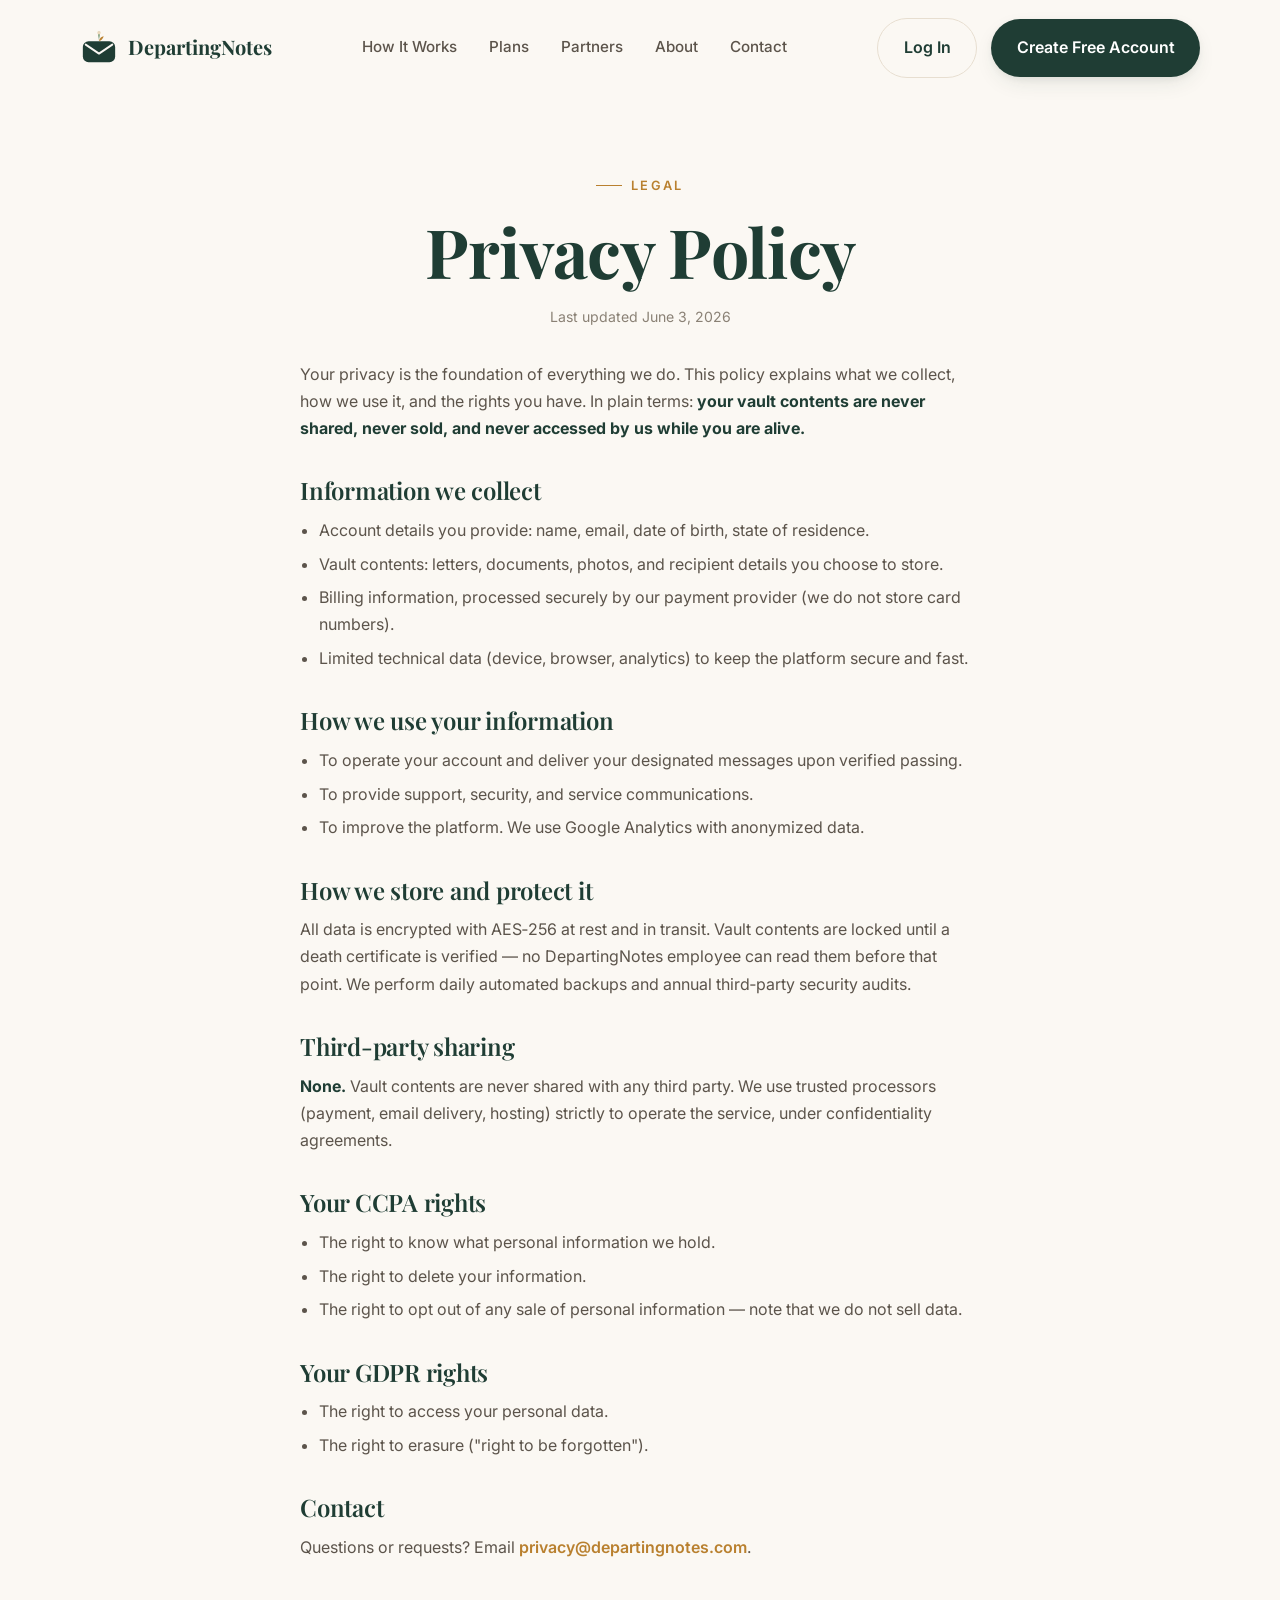
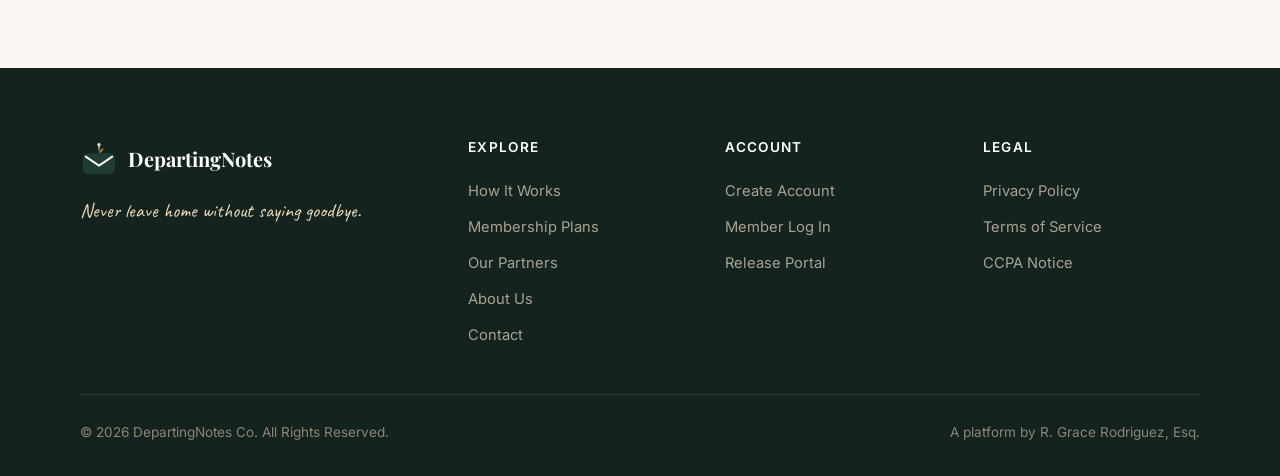
<file: privacy.html>
<!DOCTYPE html>
<html lang="en">
<head>
<meta charset="UTF-8">
<meta name="viewport" content="width=device-width, initial-scale=1">
<title>Privacy Policy — DepartingNotes</title>
<meta name="description" content="How DepartingNotes collects, uses, protects, and never sells your data.">
<link rel="icon" href="assets/img/logo.svg" type="image/svg+xml">
<link rel="stylesheet" href="assets/css/styles.css">
<style>.legal h2{font-size:1.5rem;margin:2.2rem 0 .8rem}.legal p,.legal li{color:var(--text-soft);margin-bottom:.7rem}.legal ul{padding-left:1.2rem;list-style:disc}.legal li{margin-bottom:.4rem}</style>
</head>
<body>
<header class="site-header">
  <div class="wrap nav">
    <a href="index.html" class="brand" aria-label="DepartingNotes home"><svg class="mark" viewBox="0 0 40 40" fill="none" aria-hidden="true"><rect x="3" y="14" width="34" height="22" rx="6" fill="#1F3D34"/><path d="M6 17.5 20 27l14-9.5" stroke="#FBF8F3" stroke-width="2" stroke-linecap="round" stroke-linejoin="round"/><path d="M20 14c0-4 2.4-6.8 0-11-2.4 4.2 0 7 0 11Z" fill="#8BA888"/><path d="M20 14c.2-3 2.6-4.6 5-5.2-1 2.8-2.6 4.4-5 5.2Z" fill="#B9802F"/><circle cx="20" cy="5" r="1.8" fill="#EAD9BC"/></svg> DepartingNotes</a>
    <nav class="nav-links" aria-label="Primary"><a href="how-it-works.html">How It Works</a><a href="plans.html">Plans</a><a href="partners.html">Partners</a><a href="about.html">About</a><a href="contact.html">Contact</a></nav>
    <div class="nav-actions"><a href="login.html" class="btn btn-ghost">Log In</a><a href="register.html" class="btn btn-primary">Create Free Account</a><button class="nav-toggle" aria-label="Open menu" aria-expanded="false"><svg viewBox="0 0 24 24" fill="none" stroke="currentColor" stroke-width="2" stroke-linecap="round"><path d="M4 7h16M4 12h16M4 17h16"/></svg></button></div>
  </div>
</header>
<main>
<section class="page-hero" style="padding-bottom:1rem"><div class="wrap head-block center reveal in"><span class="eyebrow">Legal</span><h1>Privacy Policy</h1><p class="muted small">Last updated June 3, 2026</p></div></section>
<section class="section-tight" style="padding-top:1rem"><div class="wrap legal" style="max-width:760px">
  <p>Your privacy is the foundation of everything we do. This policy explains what we collect, how we use it, and the rights you have. In plain terms: <strong style="color:var(--forest)">your vault contents are never shared, never sold, and never accessed by us while you are alive.</strong></p>
  <h2>Information we collect</h2>
  <ul><li>Account details you provide: name, email, date of birth, state of residence.</li><li>Vault contents: letters, documents, photos, and recipient details you choose to store.</li><li>Billing information, processed securely by our payment provider (we do not store card numbers).</li><li>Limited technical data (device, browser, analytics) to keep the platform secure and fast.</li></ul>
  <h2>How we use your information</h2>
  <ul><li>To operate your account and deliver your designated messages upon verified passing.</li><li>To provide support, security, and service communications.</li><li>To improve the platform. We use Google Analytics with anonymized data.</li></ul>
  <h2>How we store and protect it</h2>
  <p>All data is encrypted with AES‑256 at rest and in transit. Vault contents are locked until a death certificate is verified — no DepartingNotes employee can read them before that point. We perform daily automated backups and annual third‑party security audits.</p>
  <h2>Third‑party sharing</h2>
  <p><strong style="color:var(--forest)">None.</strong> Vault contents are never shared with any third party. We use trusted processors (payment, email delivery, hosting) strictly to operate the service, under confidentiality agreements.</p>
  <h2>Your CCPA rights</h2>
  <ul><li>The right to know what personal information we hold.</li><li>The right to delete your information.</li><li>The right to opt out of any sale of personal information — note that we do not sell data.</li></ul>
  <h2>Your GDPR rights</h2>
  <ul><li>The right to access your personal data.</li><li>The right to erasure ("right to be forgotten").</li></ul>
  <h2>Contact</h2>
  <p>Questions or requests? Email <a href="mailto:privacy@departingnotes.com" style="color:var(--gold); font-weight:600">privacy@departingnotes.com</a>.</p>
</div></section>
</main>
<footer class="site-footer"><div class="wrap"><div class="footer-grid"><div><a href="index.html" class="brand"><svg class="mark" viewBox="0 0 40 40" fill="none" aria-hidden="true"><rect x="3" y="14" width="34" height="22" rx="6" fill="#1F3D34"/><path d="M6 17.5 20 27l14-9.5" stroke="#FBF8F3" stroke-width="2" stroke-linecap="round" stroke-linejoin="round"/><path d="M20 14c0-4 2.4-6.8 0-11-2.4 4.2 0 7 0 11Z" fill="#8BA888"/><path d="M20 14c.2-3 2.6-4.6 5-5.2-1 2.8-2.6 4.4-5 5.2Z" fill="#B9802F"/><circle cx="20" cy="5" r="1.8" fill="#EAD9BC"/></svg> DepartingNotes</a><p class="footer-tag mt-1">Never leave home without saying goodbye.</p></div><div class="footer-col"><h4>Explore</h4><a href="how-it-works.html">How It Works</a><a href="plans.html">Membership Plans</a><a href="partners.html">Our Partners</a><a href="about.html">About Us</a><a href="contact.html">Contact</a></div><div class="footer-col"><h4>Account</h4><a href="register.html">Create Account</a><a href="login.html">Member Log In</a><a href="release.html">Release Portal</a></div><div class="footer-col"><h4>Legal</h4><a href="privacy.html">Privacy Policy</a><a href="terms.html">Terms of Service</a><a href="ccpa.html">CCPA Notice</a></div></div><div class="footer-bottom"><span>© <span data-year>2026</span> DepartingNotes Co. All Rights Reserved.</span><span>A platform by R. Grace Rodriguez, Esq.</span></div></div></footer>
<script src="assets/js/main.js"></script>
</body>
</html>
</file>
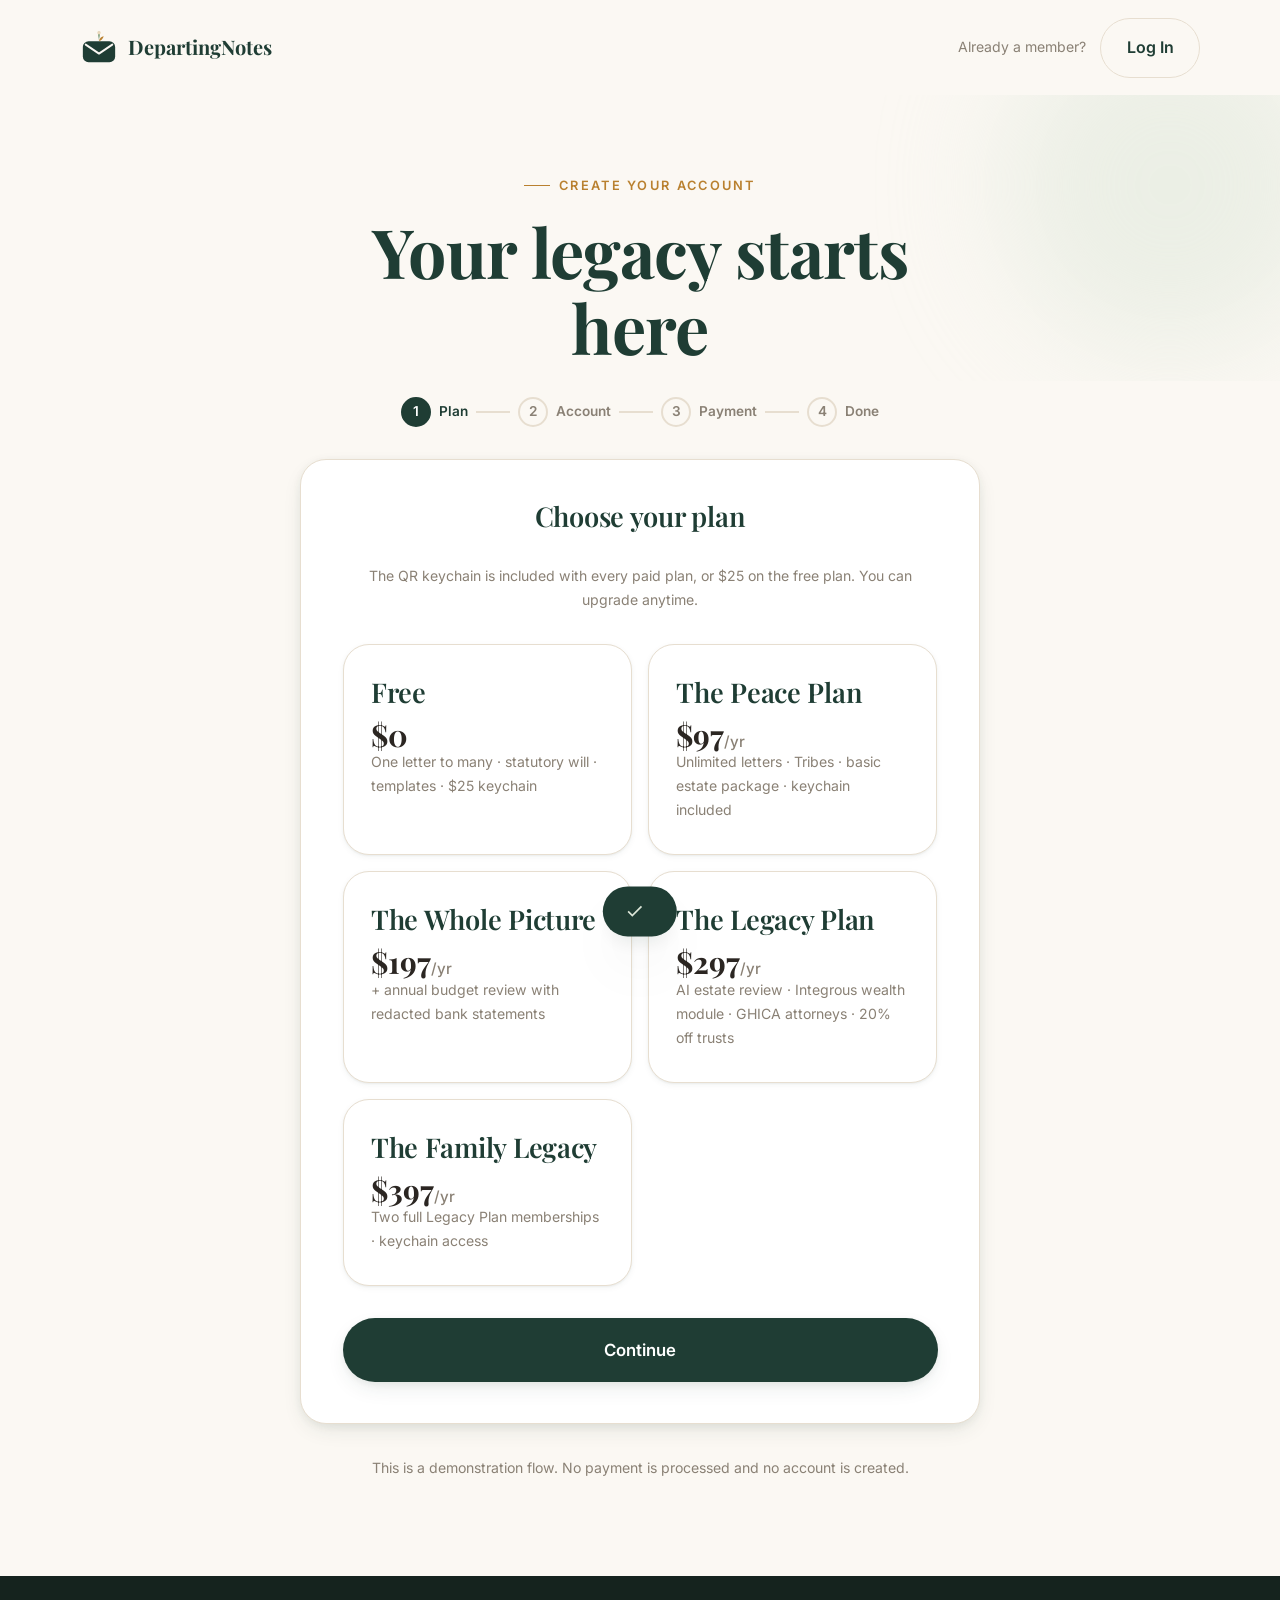
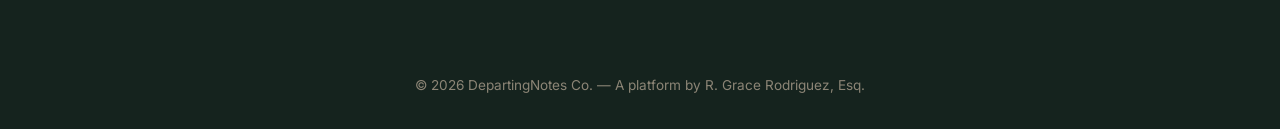
<file: register.html>
<!DOCTYPE html>
<html lang="en">
<head>
<meta charset="UTF-8">
<meta name="viewport" content="width=device-width, initial-scale=1">
<title>Create Your Account — DepartingNotes</title>
<meta name="description" content="Create your free DepartingNotes account in minutes. Choose a plan, set up your vault, and start your legacy.">
<link rel="icon" href="assets/img/logo.svg" type="image/svg+xml">
<link rel="stylesheet" href="assets/css/styles.css">
</head>
<body>
<header class="site-header">
  <div class="wrap nav">
    <a href="index.html" class="brand" aria-label="DepartingNotes home"><svg class="mark" viewBox="0 0 40 40" fill="none" aria-hidden="true"><rect x="3" y="14" width="34" height="22" rx="6" fill="#1F3D34"/><path d="M6 17.5 20 27l14-9.5" stroke="#FBF8F3" stroke-width="2" stroke-linecap="round" stroke-linejoin="round"/><path d="M20 14c0-4 2.4-6.8 0-11-2.4 4.2 0 7 0 11Z" fill="#8BA888"/><path d="M20 14c.2-3 2.6-4.6 5-5.2-1 2.8-2.6 4.4-5 5.2Z" fill="#B9802F"/><circle cx="20" cy="5" r="1.8" fill="#EAD9BC"/></svg> DepartingNotes</a>
    <div class="nav-actions"><span class="small muted">Already a member?</span> <a href="login.html" class="btn btn-ghost">Log In</a></div>
  </div>
</header>

<main>
<section class="page-hero" style="padding-bottom:1rem">
  <div class="ambient a1"></div>
  <div class="wrap head-block center reveal in">
    <span class="eyebrow">Create your account</span>
    <h1>Your legacy starts here</h1>
  </div>
</section>

<section class="section-tight" style="padding-top:1rem">
  <div class="wrap" style="max-width:760px">
    <div class="stepper">
      <span class="dot active"><span class="b">1</span> Plan</span><span class="bar"></span>
      <span class="dot"><span class="b">2</span> Account</span><span class="bar"></span>
      <span class="dot"><span class="b">3</span> Payment</span><span class="bar"></span>
      <span class="dot"><span class="b">4</span> Done</span>
    </div>

    <form class="form-card" data-stepper-form>
      <input type="hidden" name="plan" value="free">

      <!-- STEP 1: PLAN -->
      <div data-step>
        <h3 class="center mb-2">Choose your plan</h3>
        <p class="center muted small mb-2">The QR keychain is included with every paid plan, or $25 on the free plan. You can upgrade anytime.</p>
        <div class="grid grid-2" style="gap:1rem">
          <button type="button" class="plan" data-plan="free" style="cursor:pointer; text-align:left"><h3 style="font-family:var(--font-display)">Free</h3><div class="price" style="font-size:1.9rem">$0</div><p class="small muted">One letter to many · statutory will · templates · $25 keychain</p></button>
          <button type="button" class="plan" data-plan="peace" style="cursor:pointer; text-align:left"><h3 style="font-family:var(--font-display)">The Peace Plan</h3><div class="price" style="font-size:1.9rem">$97<small>/yr</small></div><p class="small muted">Unlimited letters · Tribes · basic estate package · keychain included</p></button>
          <button type="button" class="plan" data-plan="whole-picture" style="cursor:pointer; text-align:left"><h3 style="font-family:var(--font-display)">The Whole Picture</h3><div class="price" style="font-size:1.9rem">$197<small>/yr</small></div><p class="small muted">+ annual budget review with redacted bank statements</p></button>
          <button type="button" class="plan" data-plan="legacy" style="cursor:pointer; text-align:left"><h3 style="font-family:var(--font-display)">The Legacy Plan</h3><div class="price" style="font-size:1.9rem">$297<small>/yr</small></div><p class="small muted">AI estate review · Integrous wealth module · GHICA attorneys · 20% off trusts</p></button>
          <button type="button" class="plan" data-plan="family-legacy" style="cursor:pointer; text-align:left"><h3 style="font-family:var(--font-display)">The Family Legacy</h3><div class="price" style="font-size:1.9rem">$397<small>/yr</small></div><p class="small muted">Two full Legacy Plan memberships · keychain access</p></button>
        </div>
        <button type="button" class="btn btn-primary btn-block btn-lg mt-2" data-next>Continue</button>
      </div>

      <!-- STEP 2: ACCOUNT -->
      <div data-step hidden>
        <h3 class="center mb-2">Create your account</h3>
        <div class="grid grid-2" style="gap:0 1.2rem">
          <div class="field"><label for="fn">First name <span class="req">*</span></label><input id="fn" name="firstName" type="text" autocomplete="given-name" required><span class="error">Required</span></div>
          <div class="field"><label for="ln">Last name <span class="req">*</span></label><input id="ln" name="lastName" type="text" autocomplete="family-name" required><span class="error">Required</span></div>
        </div>
        <div class="field"><label for="em">Email address <span class="req">*</span></label><input id="em" name="email" type="email" autocomplete="email" required><span class="error">Please enter a valid email.</span></div>
        <div class="grid grid-2" style="gap:0 1.2rem">
          <div class="field"><label for="pw">Password <span class="req">*</span></label><input id="pw" name="password" type="password" autocomplete="new-password" required><span class="hint">Min 8 chars, 1 number, 1 symbol</span><span class="error">Required</span></div>
          <div class="field"><label for="pw2">Confirm password <span class="req">*</span></label><input id="pw2" name="confirm" type="password" autocomplete="new-password" required><span class="error">Required</span></div>
        </div>
        <div class="grid grid-2" style="gap:0 1.2rem">
          <div class="field"><label for="dob">Date of birth <span class="req">*</span></label><input id="dob" name="dob" type="date" required><span class="error">Required</span></div>
          <div class="field"><label for="state">State of residence <span class="req">*</span></label><input id="state" name="state" type="text" autocomplete="address-level1" required><span class="error">Required</span></div>
        </div>
        <label class="checkrow"><input type="checkbox" required> I agree to the <a href="terms.html" style="color:var(--gold); font-weight:600">Terms of Service</a> and <a href="privacy.html" style="color:var(--gold); font-weight:600">Privacy Policy</a>.</label>
        <label class="checkrow"><input type="checkbox" required> I am 18 years of age or older.</label>
        <div class="flex gap" style="margin-top:.5rem"><button type="button" class="btn btn-ghost" data-back>Back</button><button type="button" class="btn btn-primary btn-block btn-lg" data-next>Continue</button></div>
      </div>

      <!-- STEP 3: PAYMENT -->
      <div data-step hidden>
        <h3 class="center mb-2">Payment</h3>
        <div class="plan-toggle" role="group" aria-label="Billing period" style="display:flex; margin:0 auto 1.5rem; width:max-content">
          <button type="button" data-mode="annual" class="active">Annual <span class="save-pill">Save 17%</span></button>
          <button type="button" data-mode="monthly">Monthly</button>
        </div>
        <div class="card" style="background:var(--paper); box-shadow:none; margin-bottom:1.5rem">
          <div class="flex between"><span>Plan fee</span><strong data-annual="$97.00" data-monthly="$9.97">$97.00</strong></div>
          <div class="flex between mt-1"><span>QR emergency keychain</span><strong style="color:#2F7D43">Included</strong></div>
          <div class="divider-leaf"></div>
          <div class="flex between" style="font-size:1.2rem"><strong style="color:var(--forest)">Total due today</strong><strong style="color:var(--forest); font-family:var(--font-display)">$97.00</strong></div>
        </div>
        <div class="field"><label for="cc">Card number <span class="req">*</span></label><input id="cc" name="card" type="text" inputmode="numeric" placeholder="1234 5678 9012 3456" autocomplete="cc-number" required><span class="error">Required</span></div>
        <div class="grid grid-2" style="gap:0 1.2rem">
          <div class="field"><label for="exp">Expiry <span class="req">*</span></label><input id="exp" name="exp" type="text" placeholder="MM / YY" autocomplete="cc-exp" required><span class="error">Required</span></div>
          <div class="field"><label for="cvc">CVC <span class="req">*</span></label><input id="cvc" name="cvc" type="text" inputmode="numeric" placeholder="123" autocomplete="cc-csc" required><span class="error">Required</span></div>
        </div>
        <p class="small muted flex items-center gap"><svg width="16" height="16" viewBox="0 0 24 24" fill="none" stroke="var(--sage)" stroke-width="2"><rect x="3" y="11" width="18" height="11" rx="2"/><path d="M7 11V7a5 5 0 0 1 10 0v4"/></svg> Secured by Stripe · 256‑bit encryption</p>
        <div class="flex gap" style="margin-top:1rem"><button type="button" class="btn btn-ghost" data-back>Back</button><button type="button" class="btn btn-gold btn-block btn-lg" data-next>Pay &amp; Create Account</button></div>
      </div>

      <!-- STEP 4: DONE -->
      <div data-step hidden>
        <div class="center">
          <div class="icon-badge" style="width:80px; height:80px; border-radius:50%; margin:0 auto 1.5rem; background:var(--sage-soft)"><svg width="40" height="40" viewBox="0 0 24 24" fill="none" stroke="var(--forest)" stroke-width="2"><path d="M20 6 9 17l-5-5"/></svg></div>
          <h3>Welcome to DepartingNotes.</h3>
          <p class="lede">Your legacy starts now. We've sent a verification link to your email.</p>
          <div class="card mt-2" style="text-align:left">
            <div class="flex between items-center"><span class="small">Vault completion</span><span class="small" style="color:var(--gold); font-weight:700">0%</span></div>
            <div style="height:10px; background:var(--paper-2); border-radius:999px; margin-top:.5rem; overflow:hidden"><div style="height:100%; width:4%; background:var(--gold); border-radius:999px"></div></div>
          </div>
          <div class="grid grid-3 mt-2" style="gap:.8rem">
            <a href="dashboard.html#letters" class="btn btn-primary">Write Your First Letter</a>
            <a href="dashboard.html#vault" class="btn btn-ghost">Upload a Document</a>
            <a href="dashboard.html#tribes" class="btn btn-ghost">Invite to a Tribe</a>
          </div>
        </div>
      </div>
    </form>
    <p class="center small muted mt-2">This is a demonstration flow. No payment is processed and no account is created.</p>
  </div>
</section>
</main>

<footer class="site-footer">
  <div class="wrap"><div class="footer-bottom" style="border:none; margin:0; justify-content:center"><span>© <span data-year>2026</span> DepartingNotes Co. — A platform by R. Grace Rodriguez, Esq.</span></div></div>
</footer>
<div class="toast" id="toast" role="status" aria-live="polite"><svg viewBox="0 0 24 24" fill="none" stroke="currentColor" stroke-width="2"><path d="M20 6 9 17l-5-5"/></svg><span class="msg"></span></div>
<script src="assets/js/main.js"></script>
</body>
</html>
</file>
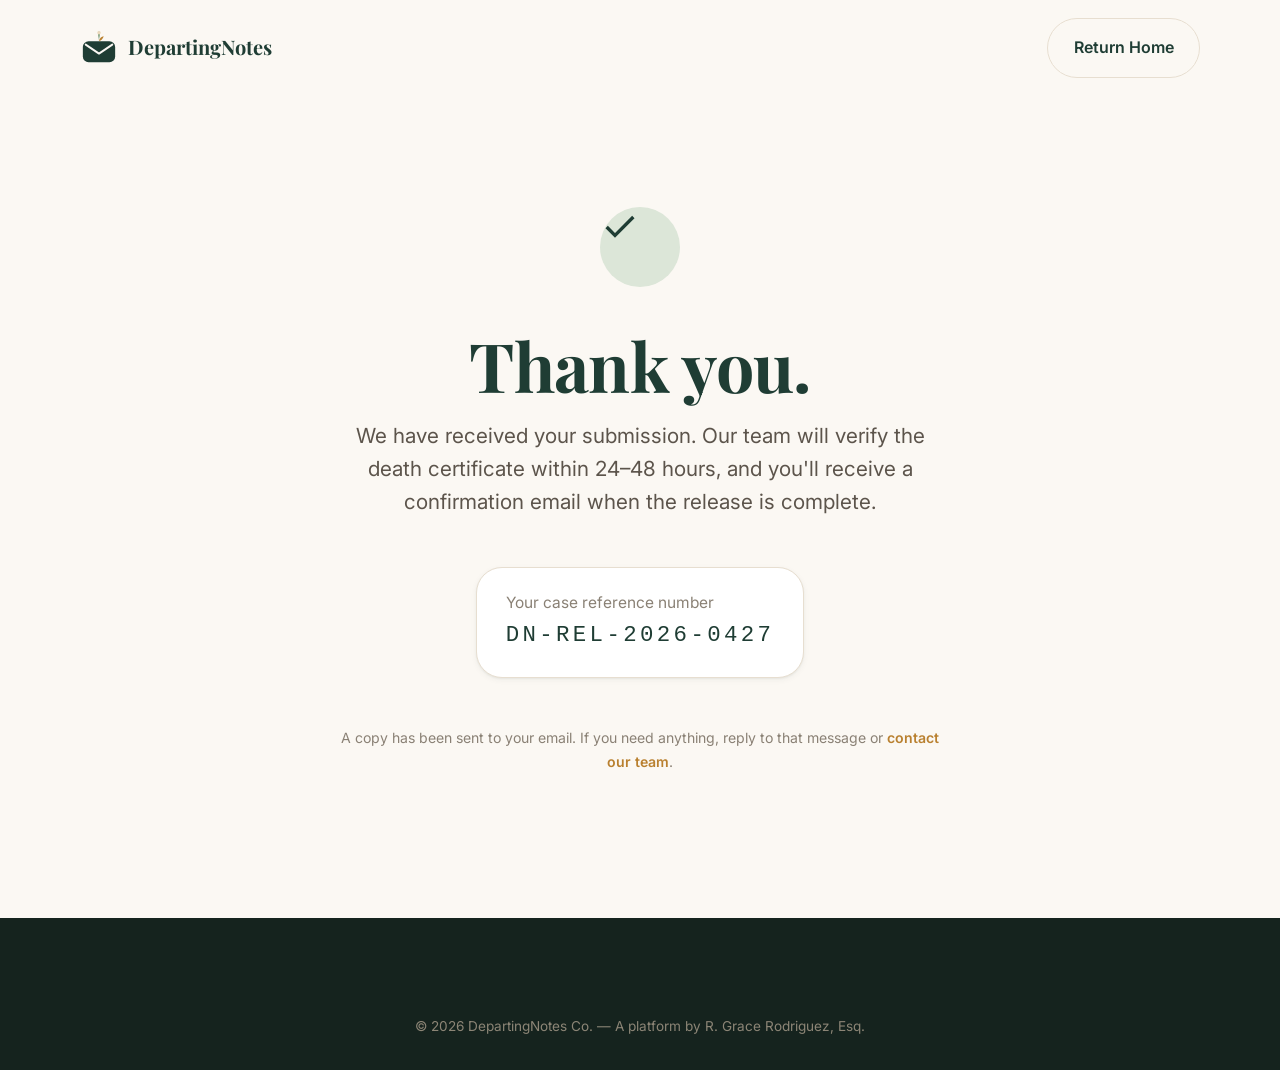
<file: release-confirm.html>
<!DOCTYPE html>
<html lang="en">
<head>
<meta charset="UTF-8">
<meta name="viewport" content="width=device-width, initial-scale=1">
<title>Submission Received — DepartingNotes</title>
<meta name="robots" content="noindex">
<link rel="icon" href="assets/img/logo.svg" type="image/svg+xml">
<link rel="stylesheet" href="assets/css/styles.css">
</head>
<body>
<header class="site-header">
  <div class="wrap nav">
    <a href="index.html" class="brand" aria-label="DepartingNotes home"><svg class="mark" viewBox="0 0 40 40" fill="none" aria-hidden="true"><rect x="3" y="14" width="34" height="22" rx="6" fill="#1F3D34"/><path d="M6 17.5 20 27l14-9.5" stroke="#FBF8F3" stroke-width="2" stroke-linecap="round" stroke-linejoin="round"/><path d="M20 14c0-4 2.4-6.8 0-11-2.4 4.2 0 7 0 11Z" fill="#8BA888"/><path d="M20 14c.2-3 2.6-4.6 5-5.2-1 2.8-2.6 4.4-5 5.2Z" fill="#B9802F"/><circle cx="20" cy="5" r="1.8" fill="#EAD9BC"/></svg> DepartingNotes</a>
    <div class="nav-actions"><a href="index.html" class="btn btn-ghost">Return Home</a></div>
  </div>
</header>
<main>
<section style="min-height:60vh; display:flex; align-items:center">
  <div class="wrap head-block center reveal in">
    <div class="icon-badge" style="width:80px; height:80px; border-radius:50%; margin:0 auto 1.5rem; background:var(--sage-soft)"><svg width="40" height="40" viewBox="0 0 24 24" fill="none" stroke="var(--forest)" stroke-width="2"><path d="M20 6 9 17l-5-5"/></svg></div>
    <h1>Thank you.</h1>
    <p class="lede">We have received your submission. Our team will verify the death certificate within 24–48 hours, and you'll receive a confirmation email when the release is complete.</p>
    <div class="card mt-2" style="display:inline-block; text-align:left; padding:1.4rem 1.8rem">
      <p class="small muted">Your case reference number</p>
      <p style="font-family:monospace; font-size:1.4rem; color:var(--forest); letter-spacing:.15em">DN‑REL‑2026‑0427</p>
    </div>
    <p class="small muted mt-2">A copy has been sent to your email. If you need anything, reply to that message or <a href="contact.html" style="color:var(--gold); font-weight:600">contact our team</a>.</p>
  </div>
</section>
</main>
<footer class="site-footer"><div class="wrap"><div class="footer-bottom" style="border:none; margin:0; justify-content:center"><span>© <span data-year>2026</span> DepartingNotes Co. — A platform by R. Grace Rodriguez, Esq.</span></div></div></footer>
<script src="assets/js/main.js"></script>
</body>
</html>
</file>
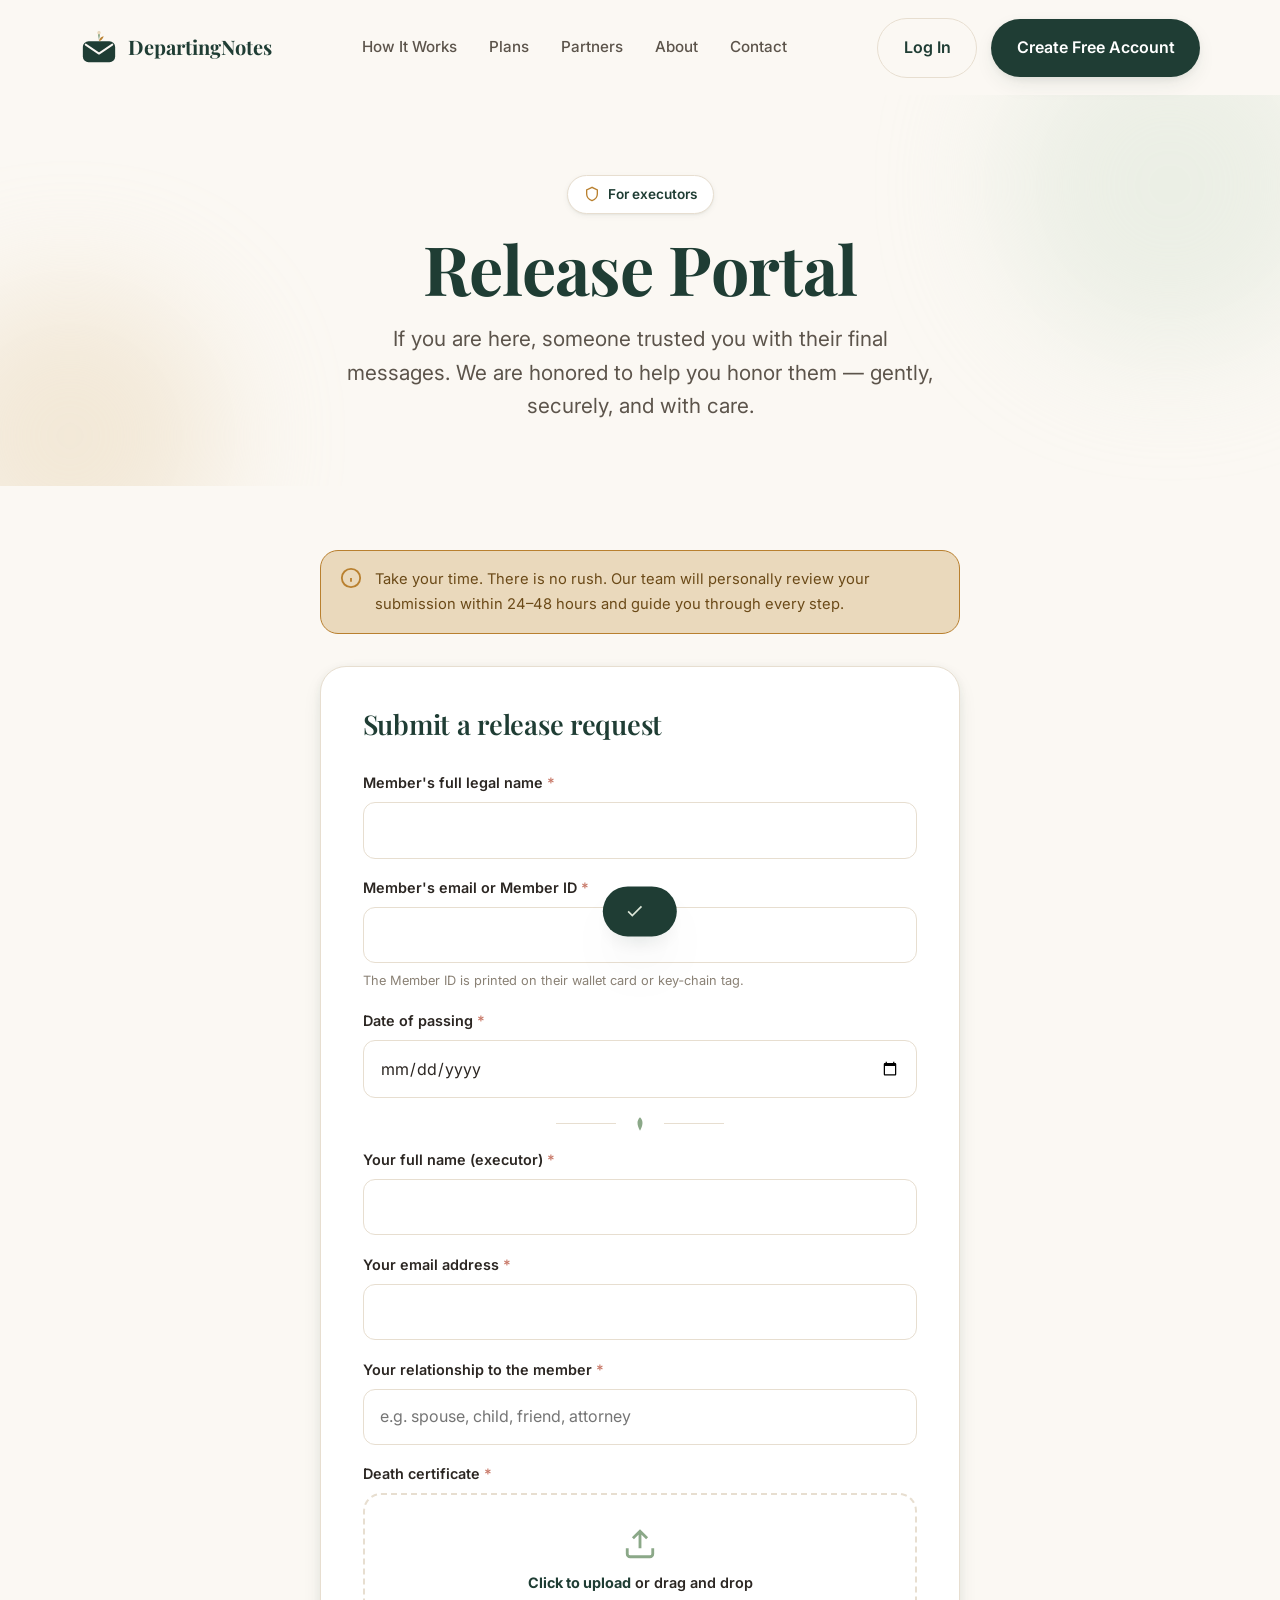
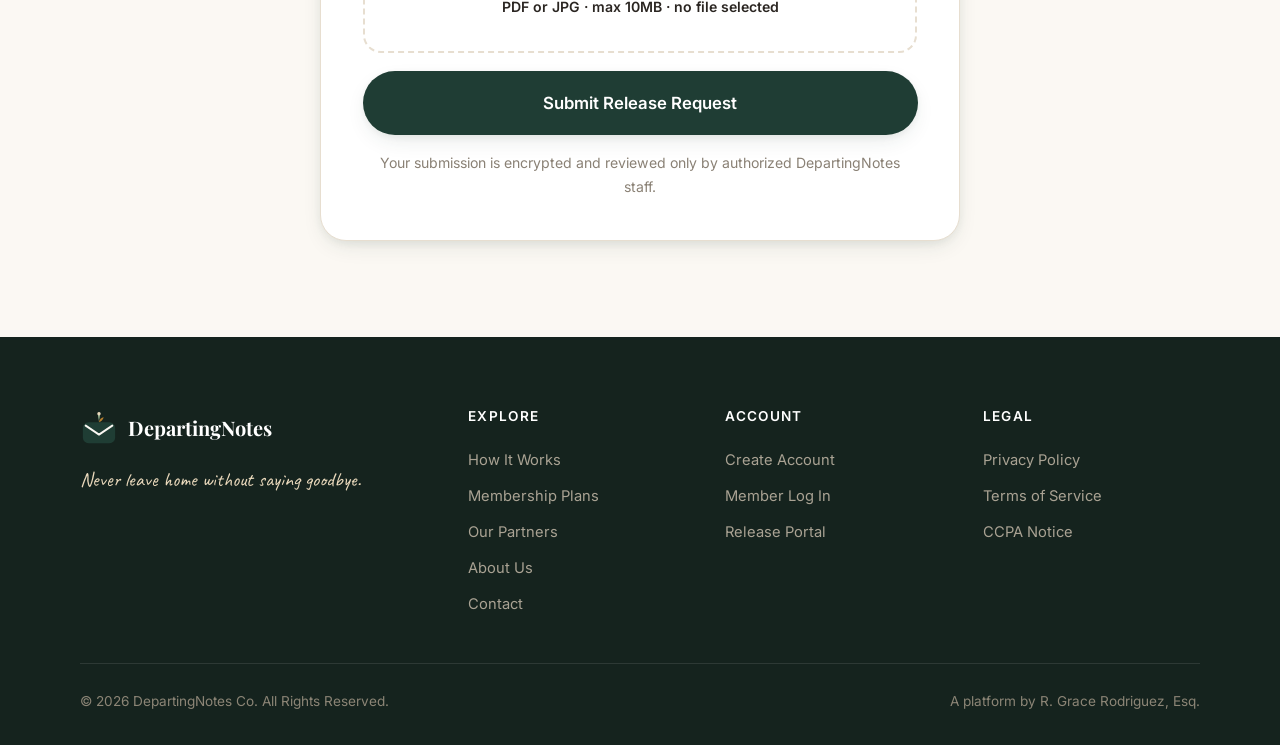
<file: release.html>
<!DOCTYPE html>
<html lang="en">
<head>
<meta charset="UTF-8">
<meta name="viewport" content="width=device-width, initial-scale=1">
<title>Release Portal — DepartingNotes</title>
<meta name="description" content="The DepartingNotes Release Portal for executors. Submit a death certificate to release a member's final messages to their loved ones.">
<link rel="icon" href="assets/img/logo.svg" type="image/svg+xml">
<link rel="stylesheet" href="assets/css/styles.css">
</head>
<body>
<header class="site-header">
  <div class="wrap nav">
    <a href="index.html" class="brand" aria-label="DepartingNotes home"><svg class="mark" viewBox="0 0 40 40" fill="none" aria-hidden="true"><rect x="3" y="14" width="34" height="22" rx="6" fill="#1F3D34"/><path d="M6 17.5 20 27l14-9.5" stroke="#FBF8F3" stroke-width="2" stroke-linecap="round" stroke-linejoin="round"/><path d="M20 14c0-4 2.4-6.8 0-11-2.4 4.2 0 7 0 11Z" fill="#8BA888"/><path d="M20 14c.2-3 2.6-4.6 5-5.2-1 2.8-2.6 4.4-5 5.2Z" fill="#B9802F"/><circle cx="20" cy="5" r="1.8" fill="#EAD9BC"/></svg> DepartingNotes</a>
    <nav class="nav-links" aria-label="Primary"><a href="how-it-works.html">How It Works</a><a href="plans.html">Plans</a><a href="partners.html">Partners</a><a href="about.html">About</a><a href="contact.html">Contact</a></nav>
    <div class="nav-actions"><a href="login.html" class="btn btn-ghost">Log In</a><a href="register.html" class="btn btn-primary">Create Free Account</a><button class="nav-toggle" aria-label="Open menu" aria-expanded="false"><svg viewBox="0 0 24 24" fill="none" stroke="currentColor" stroke-width="2" stroke-linecap="round"><path d="M4 7h16M4 12h16M4 17h16"/></svg></button></div>
  </div>
</header>

<main>
<section class="page-hero">
  <div class="ambient a1"></div><div class="ambient a2"></div>
  <div class="wrap head-block center reveal">
    <span class="pill"><svg viewBox="0 0 24 24" fill="none" stroke="currentColor" stroke-width="2"><path d="M12 2 4 6v6c0 5 3.4 8.3 8 10 4.6-1.7 8-5 8-10V6l-8-4Z"/></svg> For executors</span>
    <h1>Release Portal</h1>
    <p class="lede">If you are here, someone trusted you with their final messages. We are honored to help you honor them — gently, securely, and with care.</p>
  </div>
</section>

<section class="section-tight">
  <div class="wrap" style="max-width:720px">
    <div class="notice reveal mb-2"><svg viewBox="0 0 24 24" fill="none" stroke="currentColor" stroke-width="2"><circle cx="12" cy="12" r="10"/><path d="M12 16v-4M12 8h.01"/></svg> <span>Take your time. There is no rush. Our team will personally review your submission within 24–48 hours and guide you through every step.</span></div>

    <form class="form-card reveal" data-validate data-success="Thank you. We've received your submission and will be in touch shortly." data-redirect="release-confirm.html">
      <h3 class="mb-2">Submit a release request</h3>

      <div class="field"><label for="mname">Member's full legal name <span class="req">*</span></label><input id="mname" name="memberName" type="text" required><span class="error"><svg width="14" height="14" viewBox="0 0 24 24" fill="none" stroke="currentColor" stroke-width="2"><circle cx="12" cy="12" r="10"/><path d="M12 8v4M12 16h.01"/></svg> Please enter the member's full legal name.</span></div>

      <div class="field"><label for="mid">Member's email or Member ID <span class="req">*</span></label><input id="mid" name="memberId" type="text" required><span class="hint">The Member ID is printed on their wallet card or key‑chain tag.</span><span class="error"><svg width="14" height="14" viewBox="0 0 24 24" fill="none" stroke="currentColor" stroke-width="2"><circle cx="12" cy="12" r="10"/><path d="M12 8v4M12 16h.01"/></svg> Please enter an email or Member ID.</span></div>

      <div class="field"><label for="dop">Date of passing <span class="req">*</span></label><input id="dop" name="dateOfPassing" type="date" required><span class="error"><svg width="14" height="14" viewBox="0 0 24 24" fill="none" stroke="currentColor" stroke-width="2"><circle cx="12" cy="12" r="10"/><path d="M12 8v4M12 16h.01"/></svg> Please enter the date of passing.</span></div>

      <div class="divider-leaf"><svg viewBox="0 0 24 24" width="16" height="16" fill="currentColor"><path d="M12 2C7 7 7 13 12 22 17 13 17 7 12 2Z"/></svg></div>

      <div class="field"><label for="ename">Your full name (executor) <span class="req">*</span></label><input id="ename" name="executorName" type="text" autocomplete="name" required><span class="error"><svg width="14" height="14" viewBox="0 0 24 24" fill="none" stroke="currentColor" stroke-width="2"><circle cx="12" cy="12" r="10"/><path d="M12 8v4M12 16h.01"/></svg> Please enter your name.</span></div>

      <div class="field"><label for="eemail">Your email address <span class="req">*</span></label><input id="eemail" name="executorEmail" type="email" autocomplete="email" required><span class="error"><svg width="14" height="14" viewBox="0 0 24 24" fill="none" stroke="currentColor" stroke-width="2"><circle cx="12" cy="12" r="10"/><path d="M12 8v4M12 16h.01"/></svg> Please enter a valid email.</span></div>

      <div class="field"><label for="erel">Your relationship to the member <span class="req">*</span></label><input id="erel" name="relationship" type="text" placeholder="e.g. spouse, child, friend, attorney" required><span class="error"><svg width="14" height="14" viewBox="0 0 24 24" fill="none" stroke="currentColor" stroke-width="2"><circle cx="12" cy="12" r="10"/><path d="M12 8v4M12 16h.01"/></svg> Please enter your relationship.</span></div>

      <div class="field"><label>Death certificate <span class="req">*</span></label>
        <label class="file-drop" for="cert">
          <svg viewBox="0 0 24 24" fill="none" stroke="currentColor" stroke-width="2"><path d="M21 15v4a2 2 0 0 1-2 2H5a2 2 0 0 1-2-2v-4M17 8l-5-5-5 5M12 3v12"/></svg>
          <div><strong style="color:var(--forest)">Click to upload</strong> or drag and drop</div>
          <div class="small">PDF or JPG · max 10MB · <span class="file-name">no file selected</span></div>
          <input id="cert" name="certificate" type="file" accept=".pdf,.jpg,.jpeg,.png" hidden required>
        </label>
        <span class="error"><svg width="14" height="14" viewBox="0 0 24 24" fill="none" stroke="currentColor" stroke-width="2"><circle cx="12" cy="12" r="10"/><path d="M12 8v4M12 16h.01"/></svg> Please upload the death certificate.</span>
      </div>

      <button type="submit" class="btn btn-primary btn-block btn-lg">Submit Release Request</button>
      <p class="small muted center mt-1">Your submission is encrypted and reviewed only by authorized DepartingNotes staff.</p>
    </form>
  </div>
</section>
</main>

<footer class="site-footer">
  <div class="wrap">
    <div class="footer-grid">
      <div><a href="index.html" class="brand"><svg class="mark" viewBox="0 0 40 40" fill="none" aria-hidden="true"><rect x="3" y="14" width="34" height="22" rx="6" fill="#1F3D34"/><path d="M6 17.5 20 27l14-9.5" stroke="#FBF8F3" stroke-width="2" stroke-linecap="round" stroke-linejoin="round"/><path d="M20 14c0-4 2.4-6.8 0-11-2.4 4.2 0 7 0 11Z" fill="#8BA888"/><path d="M20 14c.2-3 2.6-4.6 5-5.2-1 2.8-2.6 4.4-5 5.2Z" fill="#B9802F"/><circle cx="20" cy="5" r="1.8" fill="#EAD9BC"/></svg> DepartingNotes</a><p class="footer-tag mt-1">Never leave home without saying goodbye.</p></div>
      <div class="footer-col"><h4>Explore</h4><a href="how-it-works.html">How It Works</a><a href="plans.html">Membership Plans</a><a href="partners.html">Our Partners</a><a href="about.html">About Us</a><a href="contact.html">Contact</a></div>
      <div class="footer-col"><h4>Account</h4><a href="register.html">Create Account</a><a href="login.html">Member Log In</a><a href="release.html">Release Portal</a></div>
      <div class="footer-col"><h4>Legal</h4><a href="privacy.html">Privacy Policy</a><a href="terms.html">Terms of Service</a><a href="ccpa.html">CCPA Notice</a></div>
    </div>
    <div class="footer-bottom"><span>© <span data-year>2026</span> DepartingNotes Co. All Rights Reserved.</span><span>A platform by R. Grace Rodriguez, Esq.</span></div>
  </div>
</footer>
<div class="toast" id="toast" role="status" aria-live="polite"><svg viewBox="0 0 24 24" fill="none" stroke="currentColor" stroke-width="2"><path d="M20 6 9 17l-5-5"/></svg><span class="msg"></span></div>
<script src="assets/js/main.js"></script>
</body>
</html>
</file>
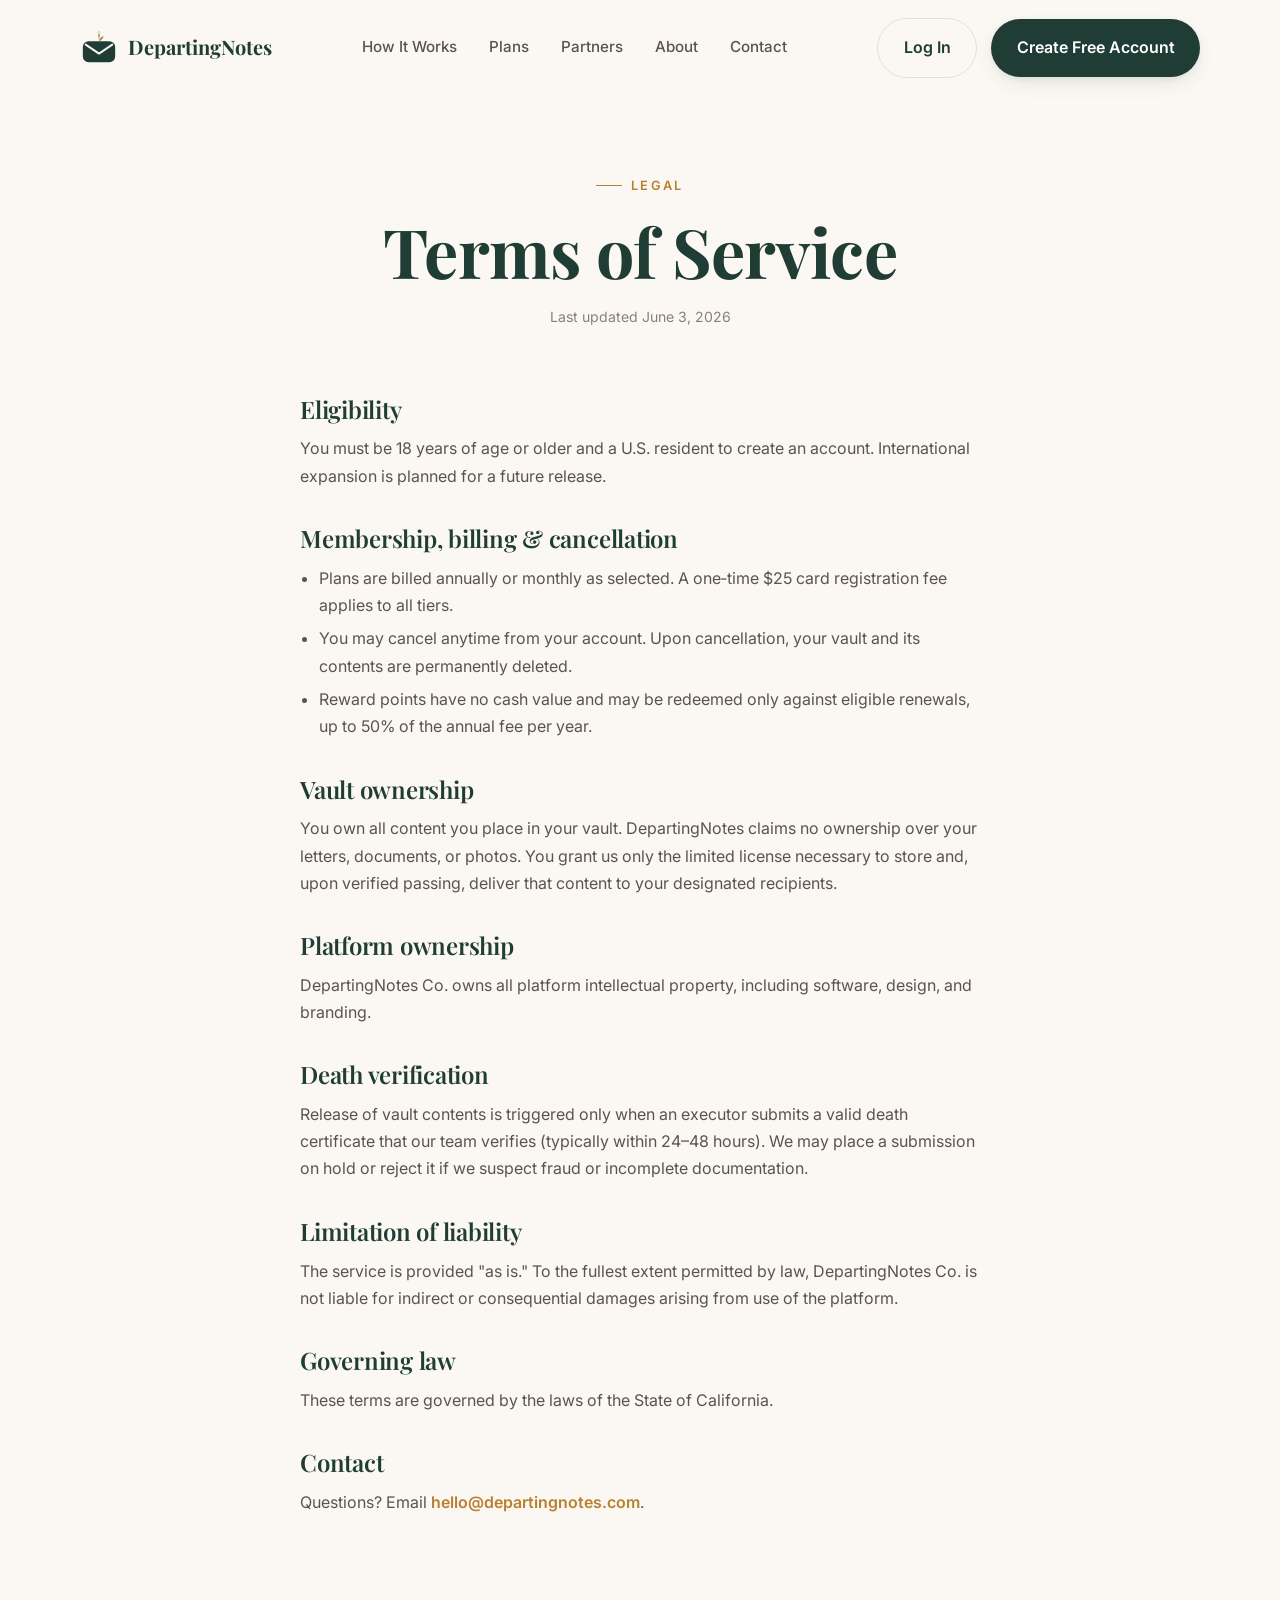
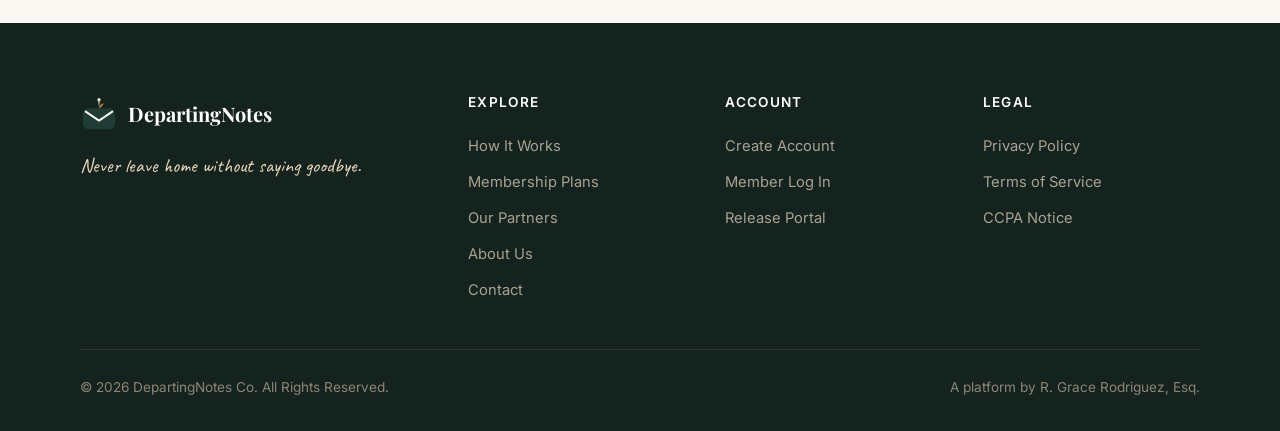
<file: terms.html>
<!DOCTYPE html>
<html lang="en">
<head>
<meta charset="UTF-8">
<meta name="viewport" content="width=device-width, initial-scale=1">
<title>Terms of Service — DepartingNotes</title>
<meta name="description" content="The terms that govern your use of DepartingNotes.">
<link rel="icon" href="assets/img/logo.svg" type="image/svg+xml">
<link rel="stylesheet" href="assets/css/styles.css">
<style>.legal h2{font-size:1.5rem;margin:2.2rem 0 .8rem}.legal p,.legal li{color:var(--text-soft);margin-bottom:.7rem}.legal ul{padding-left:1.2rem;list-style:disc}.legal li{margin-bottom:.4rem}</style>
</head>
<body>
<header class="site-header">
  <div class="wrap nav">
    <a href="index.html" class="brand" aria-label="DepartingNotes home"><svg class="mark" viewBox="0 0 40 40" fill="none" aria-hidden="true"><rect x="3" y="14" width="34" height="22" rx="6" fill="#1F3D34"/><path d="M6 17.5 20 27l14-9.5" stroke="#FBF8F3" stroke-width="2" stroke-linecap="round" stroke-linejoin="round"/><path d="M20 14c0-4 2.4-6.8 0-11-2.4 4.2 0 7 0 11Z" fill="#8BA888"/><path d="M20 14c.2-3 2.6-4.6 5-5.2-1 2.8-2.6 4.4-5 5.2Z" fill="#B9802F"/><circle cx="20" cy="5" r="1.8" fill="#EAD9BC"/></svg> DepartingNotes</a>
    <nav class="nav-links" aria-label="Primary"><a href="how-it-works.html">How It Works</a><a href="plans.html">Plans</a><a href="partners.html">Partners</a><a href="about.html">About</a><a href="contact.html">Contact</a></nav>
    <div class="nav-actions"><a href="login.html" class="btn btn-ghost">Log In</a><a href="register.html" class="btn btn-primary">Create Free Account</a><button class="nav-toggle" aria-label="Open menu" aria-expanded="false"><svg viewBox="0 0 24 24" fill="none" stroke="currentColor" stroke-width="2" stroke-linecap="round"><path d="M4 7h16M4 12h16M4 17h16"/></svg></button></div>
  </div>
</header>
<main>
<section class="page-hero" style="padding-bottom:1rem"><div class="wrap head-block center reveal in"><span class="eyebrow">Legal</span><h1>Terms of Service</h1><p class="muted small">Last updated June 3, 2026</p></div></section>
<section class="section-tight" style="padding-top:1rem"><div class="wrap legal" style="max-width:760px">
  <h2>Eligibility</h2><p>You must be 18 years of age or older and a U.S. resident to create an account. International expansion is planned for a future release.</p>
  <h2>Membership, billing & cancellation</h2><ul><li>Plans are billed annually or monthly as selected. A one‑time $25 card registration fee applies to all tiers.</li><li>You may cancel anytime from your account. Upon cancellation, your vault and its contents are permanently deleted.</li><li>Reward points have no cash value and may be redeemed only against eligible renewals, up to 50% of the annual fee per year.</li></ul>
  <h2>Vault ownership</h2><p>You own all content you place in your vault. DepartingNotes claims no ownership over your letters, documents, or photos. You grant us only the limited license necessary to store and, upon verified passing, deliver that content to your designated recipients.</p>
  <h2>Platform ownership</h2><p>DepartingNotes Co. owns all platform intellectual property, including software, design, and branding.</p>
  <h2>Death verification</h2><p>Release of vault contents is triggered only when an executor submits a valid death certificate that our team verifies (typically within 24–48 hours). We may place a submission on hold or reject it if we suspect fraud or incomplete documentation.</p>
  <h2>Limitation of liability</h2><p>The service is provided "as is." To the fullest extent permitted by law, DepartingNotes Co. is not liable for indirect or consequential damages arising from use of the platform.</p>
  <h2>Governing law</h2><p>These terms are governed by the laws of the State of California.</p>
  <h2>Contact</h2><p>Questions? Email <a href="mailto:hello@departingnotes.com" style="color:var(--gold); font-weight:600">hello@departingnotes.com</a>.</p>
</div></section>
</main>
<footer class="site-footer"><div class="wrap"><div class="footer-grid"><div><a href="index.html" class="brand"><svg class="mark" viewBox="0 0 40 40" fill="none" aria-hidden="true"><rect x="3" y="14" width="34" height="22" rx="6" fill="#1F3D34"/><path d="M6 17.5 20 27l14-9.5" stroke="#FBF8F3" stroke-width="2" stroke-linecap="round" stroke-linejoin="round"/><path d="M20 14c0-4 2.4-6.8 0-11-2.4 4.2 0 7 0 11Z" fill="#8BA888"/><path d="M20 14c.2-3 2.6-4.6 5-5.2-1 2.8-2.6 4.4-5 5.2Z" fill="#B9802F"/><circle cx="20" cy="5" r="1.8" fill="#EAD9BC"/></svg> DepartingNotes</a><p class="footer-tag mt-1">Never leave home without saying goodbye.</p></div><div class="footer-col"><h4>Explore</h4><a href="how-it-works.html">How It Works</a><a href="plans.html">Membership Plans</a><a href="partners.html">Our Partners</a><a href="about.html">About Us</a><a href="contact.html">Contact</a></div><div class="footer-col"><h4>Account</h4><a href="register.html">Create Account</a><a href="login.html">Member Log In</a><a href="release.html">Release Portal</a></div><div class="footer-col"><h4>Legal</h4><a href="privacy.html">Privacy Policy</a><a href="terms.html">Terms of Service</a><a href="ccpa.html">CCPA Notice</a></div></div><div class="footer-bottom"><span>© <span data-year>2026</span> DepartingNotes Co. All Rights Reserved.</span><span>A platform by R. Grace Rodriguez, Esq.</span></div></div></footer>
<script src="assets/js/main.js"></script>
</body>
</html>
</file>
<file: assets/css/styles.css>
/* ============================================================
   DepartingNotes.com — "Letters & Light" Design System
   Custom, dependency-free. Warm editorial / premium / human.
   ============================================================ */

/* ---------- Fonts ---------- */
@import url('https://fonts.googleapis.com/css2?family=Playfair+Display:ital,wght@0,400;0,500;0,600;0,700;1,400;1,500&family=Caveat:wght@500;600;700&family=Inter:wght@300;400;500;600;700&display=swap');

/* ---------- Tokens ---------- */
:root{
  --paper:#FBF8F3; --paper-2:#F4EDE1; --surface:#FFFFFF; --ink-deep:#15231E;
  --forest:#1F3D34; --forest-600:#356B59; --sage:#8BA888; --sage-soft:#DCE6D8;
  --gold:#B9802F; --gold-soft:#EAD9BC; --rose:#C97B6B;
  --text:#2B2622; --text-soft:#5C544B; --text-mute:#8A8175; --border:#E7DED0;

  --font-display:'Playfair Display',Georgia,'Times New Roman',serif;
  --font-hand:'Caveat',cursive;
  --font-body:'Inter',system-ui,-apple-system,Segoe UI,Roboto,sans-serif;

  --r-sm:12px; --r:18px; --r-lg:26px; --r-pill:999px;
  --shadow-sm:0 1px 2px rgba(31,61,52,.06),0 2px 6px rgba(31,61,52,.05);
  --shadow:0 8px 24px -8px rgba(31,61,52,.16),0 2px 8px rgba(31,61,52,.06);
  --shadow-lg:0 30px 60px -20px rgba(21,35,30,.28),0 12px 24px -12px rgba(31,61,52,.16);
  --glow-gold:0 0 0 1px rgba(185,128,47,.25),0 10px 30px -8px rgba(185,128,47,.35);
  --maxw:1200px;
  --ease:cubic-bezier(.22,.61,.36,1);
}

/* ---------- Reset ---------- */
*,*::before,*::after{box-sizing:border-box}
*{margin:0}
html{scroll-behavior:smooth;-webkit-text-size-adjust:100%}
@media (prefers-reduced-motion:reduce){html{scroll-behavior:auto}}
body{
  font-family:var(--font-body); color:var(--text); background:var(--paper);
  line-height:1.7; font-size:16px; -webkit-font-smoothing:antialiased;
  text-rendering:optimizeLegibility; overflow-x:hidden;
}
img,svg{display:block; max-width:100%}
a{color:inherit; text-decoration:none}
button{font:inherit; cursor:pointer; border:none; background:none; color:inherit}
ul{list-style:none; padding:0}
:focus-visible{outline:3px solid var(--gold); outline-offset:3px; border-radius:6px}

/* ---------- Typography ---------- */
h1,h2,h3,h4{font-family:var(--font-display); font-weight:600; line-height:1.12; color:var(--forest); letter-spacing:-.01em}
h1{font-size:clamp(2.5rem,6vw,4.25rem); font-weight:700}
h2{font-size:clamp(1.9rem,4vw,3rem)}
h3{font-size:clamp(1.3rem,2.4vw,1.7rem)}
p{color:var(--text-soft)}
.lede{font-size:clamp(1.1rem,2vw,1.3rem); color:var(--text-soft); line-height:1.6}
.hand{font-family:var(--font-hand); color:var(--gold); font-weight:600}
.eyebrow{font-family:var(--font-body); font-weight:600; font-size:.8rem; letter-spacing:.18em;
  text-transform:uppercase; color:var(--gold); display:inline-flex; align-items:center; gap:.55rem}
.eyebrow::before{content:""; width:26px; height:1.5px; background:var(--gold); display:inline-block}
.serif-italic{font-style:italic}

/* ---------- Layout ---------- */
.wrap{width:100%; max-width:var(--maxw); margin-inline:auto; padding-inline:clamp(1.25rem,4vw,2.5rem)}
section{padding-block:clamp(4rem,9vw,7rem)}
.section-tight{padding-block:clamp(2.5rem,5vw,4rem)}
.bg-paper-2{background:var(--paper-2)}
.bg-dark{background:var(--ink-deep); color:#EFE9DE}
.bg-dark h1,.bg-dark h2,.bg-dark h3{color:#fff}
.bg-dark p{color:#C9C2B4}
.center{text-align:center}
.head-block{max-width:680px; margin-inline:auto}
.head-block.center{display:flex; flex-direction:column; align-items:center; gap:1rem}
.stack-sm>*+*{margin-top:.75rem}

/* ---------- Buttons ---------- */
.btn{display:inline-flex; align-items:center; justify-content:center; gap:.55rem;
  font-weight:600; font-size:1rem; padding:.95rem 1.6rem; border-radius:var(--r-pill);
  min-height:52px; transition:transform .25s var(--ease),box-shadow .25s var(--ease),background .25s; will-change:transform}
.btn svg{width:18px; height:18px}
.btn-primary{background:var(--forest); color:#fff; box-shadow:var(--shadow)}
.btn-primary:hover{transform:translateY(-2px); box-shadow:var(--shadow-lg),0 0 0 4px var(--sage-soft)}
.btn-gold{background:var(--gold); color:#fff; box-shadow:var(--shadow)}
.btn-gold:hover{transform:translateY(-2px); box-shadow:var(--glow-gold)}
.btn-ghost{background:transparent; color:var(--forest); border:1.5px solid var(--border)}
.btn-ghost:hover{border-color:var(--forest); background:var(--surface); transform:translateY(-2px)}
.btn-light{background:#fff; color:var(--forest)}
.btn-light:hover{transform:translateY(-2px); box-shadow:var(--shadow-lg)}
.btn-block{width:100%}
.btn-lg{padding:1.1rem 2rem; font-size:1.05rem; min-height:58px}
.link-arrow{display:inline-flex; align-items:center; gap:.4rem; font-weight:600; color:var(--forest)}
.link-arrow svg{width:16px; height:16px; transition:transform .25s var(--ease)}
.link-arrow:hover svg{transform:translateX(4px)}
.link-arrow:hover{color:var(--gold)}

/* ---------- Header / Nav ---------- */
.site-header{position:sticky; top:0; z-index:100; transition:background .3s,box-shadow .3s,padding .3s}
.site-header.scrolled{background:rgba(251,248,243,.85); backdrop-filter:blur(14px); box-shadow:0 1px 0 var(--border)}
.nav{display:flex; align-items:center; justify-content:space-between; gap:1.5rem; padding-block:1.1rem}
.brand{display:flex; align-items:center; gap:.65rem; font-family:var(--font-display);
  font-weight:700; font-size:1.25rem; color:var(--forest)}
.brand .mark{width:38px; height:38px; flex:none}
.nav-links{display:flex; align-items:center; gap:2rem}
.nav-links a{font-size:.95rem; font-weight:500; color:var(--text-soft); position:relative; padding-block:.3rem}
.nav-links a::after{content:""; position:absolute; left:0; bottom:0; height:2px; width:0; background:var(--gold); transition:width .3s var(--ease)}
.nav-links a:hover{color:var(--forest)} .nav-links a:hover::after{width:100%}
.nav-links a.active{color:var(--forest)} .nav-links a.active::after{width:100%}
.nav-actions{display:flex; align-items:center; gap:.85rem}
.nav-toggle{display:none; width:46px; height:46px; border-radius:12px; align-items:center; justify-content:center; color:var(--forest)}
.nav-toggle svg{width:26px; height:26px}

/* ---------- Hero ---------- */
.hero{position:relative; overflow:hidden; padding-block:clamp(3rem,7vw,5.5rem) clamp(4rem,9vw,7rem)}
.hero-grid{display:grid; grid-template-columns:1.05fr .95fr; gap:clamp(2rem,5vw,4rem); align-items:center}
.hero h1{margin-block:1rem .9rem}
.hero h1 .accent{color:var(--gold); font-style:italic}
.hero .lede{max-width:30ch}
.hero-cta{display:flex; flex-wrap:wrap; gap:1rem; margin-top:2rem}
.hero-trust{display:flex; align-items:center; gap:1.3rem; margin-top:2.2rem; flex-wrap:wrap; color:var(--text-mute); font-size:.88rem}
.hero-trust span{display:inline-flex; align-items:center; gap:.45rem}
.hero-trust svg{width:16px; height:16px; color:var(--sage)}

/* Hero letter card visual */
.letter-card{position:relative; background:var(--surface); border-radius:var(--r-lg); padding:2.4rem;
  box-shadow:var(--shadow-lg); border:1px solid var(--border); transform:rotate(-1.4deg)}
.letter-card::before{content:""; position:absolute; inset:0; border-radius:inherit;
  background:repeating-linear-gradient(transparent,transparent 37px,rgba(139,168,136,.18) 38px); opacity:.6; pointer-events:none}
.letter-card .to{font-size:.8rem; letter-spacing:.1em; text-transform:uppercase; color:var(--text-mute)}
.letter-card .body-line{font-family:var(--font-display); color:var(--forest); font-size:1.15rem; line-height:1.9; margin-top:.4rem}
.letter-card .sign{font-family:var(--font-hand); font-size:2rem; color:var(--gold); margin-top:1.2rem}
.letter-card .wax{position:absolute; right:-18px; bottom:-18px; width:78px; height:78px; filter:drop-shadow(0 8px 16px rgba(201,123,107,.4))}
.hero-float{position:absolute; background:var(--surface); border:1px solid var(--border); box-shadow:var(--shadow);
  border-radius:16px; padding:.7rem 1rem; display:flex; align-items:center; gap:.6rem; font-size:.85rem; font-weight:600; color:var(--forest)}
.hero-float svg{width:30px; height:30px; padding:6px; border-radius:9px; background:var(--sage-soft); color:var(--forest)}
.hero-float.f1{top:6%; left:-4%} .hero-float.f2{bottom:4%; left:8%}
.hero-visual{position:relative}
.hero-bloom{position:absolute; width:120%; height:120%; left:-10%; top:-10%; z-index:-1;
  background:radial-gradient(circle at 60% 40%,rgba(234,217,188,.55),transparent 60%); filter:blur(10px)}

/* Decorative ambient blobs */
.ambient{position:absolute; border-radius:50%; filter:blur(60px); z-index:0; pointer-events:none; opacity:.5}
.ambient.a1{width:340px; height:340px; background:var(--sage-soft); top:-80px; right:-60px}
.ambient.a2{width:300px; height:300px; background:var(--gold-soft); bottom:-100px; left:-80px}

/* ---------- Cards & grids ---------- */
.grid{display:grid; gap:1.5rem}
.grid-2{grid-template-columns:repeat(2,1fr)}
.grid-3{grid-template-columns:repeat(3,1fr)}
.grid-4{grid-template-columns:repeat(4,1fr)}
.card{background:var(--surface); border:1px solid var(--border); border-radius:var(--r-lg);
  padding:2rem; box-shadow:var(--shadow-sm); transition:transform .35s var(--ease),box-shadow .35s var(--ease),border-color .35s}
.card:hover{transform:translateY(-6px); box-shadow:var(--shadow); border-color:var(--sage)}
.card .icon-badge{width:54px; height:54px; border-radius:16px; display:flex; align-items:center; justify-content:center;
  background:var(--sage-soft); color:var(--forest); margin-bottom:1.2rem}
.card .icon-badge.gold{background:var(--gold-soft); color:var(--gold)}
.card .icon-badge.rose{background:#F3DED8; color:var(--rose)}
.card .icon-badge svg{width:26px; height:26px}
.card h3{margin-bottom:.5rem}
.card p{font-size:.97rem}

/* Step (How it works) */
.steps{counter-reset:step}
.step{position:relative; padding-left:0}
.step .num{font-family:var(--font-display); font-size:1.05rem; font-weight:700; color:#fff; width:42px; height:42px;
  background:var(--forest); border-radius:50%; display:flex; align-items:center; justify-content:center; margin-bottom:1.2rem; box-shadow:var(--shadow)}
.step .icon-badge.gold .num{background:var(--gold)}
.step-emoji{font-size:1.9rem}

/* ---------- Testimonials ---------- */
.quote-card{background:var(--surface); border:1px solid var(--border); border-radius:var(--r-lg); padding:2.2rem; box-shadow:var(--shadow-sm); display:flex; flex-direction:column; gap:1.2rem; height:100%}
.quote-card .stars{display:flex; gap:3px; color:var(--gold)}
.quote-card .stars svg{width:18px; height:18px; fill:var(--gold)}
.quote-card blockquote{font-family:var(--font-display); font-size:1.18rem; line-height:1.55; color:var(--forest); font-style:italic}
.quote-card .who{display:flex; align-items:center; gap:.8rem; margin-top:auto}
.quote-card .avatar{width:46px; height:46px; border-radius:50%; background:var(--sage-soft); color:var(--forest);
  display:flex; align-items:center; justify-content:center; font-weight:700; font-family:var(--font-display)}
.quote-card .who b{color:var(--text); display:block; font-size:.95rem}
.quote-card .who span{color:var(--text-mute); font-size:.85rem}

/* ---------- Stats / ticker ---------- */
.stats{display:flex; flex-wrap:wrap; gap:clamp(1.5rem,5vw,4rem); justify-content:center}
.stat{text-align:center}
.stat .n{font-family:var(--font-display); font-size:clamp(2.2rem,5vw,3.2rem); font-weight:700; color:var(--gold); line-height:1}
.stat .l{color:var(--text-mute); font-size:.92rem; margin-top:.4rem}
.bg-dark .stat .n{color:var(--gold-soft)} .bg-dark .stat .l{color:#C9C2B4}

/* ---------- Pricing ---------- */
.plan-toggle{display:inline-flex; align-items:center; gap:.5rem; background:var(--surface); border:1px solid var(--border);
  border-radius:var(--r-pill); padding:.35rem; box-shadow:var(--shadow-sm)}
.plan-toggle button{padding:.6rem 1.3rem; border-radius:var(--r-pill); font-weight:600; font-size:.92rem; color:var(--text-soft); transition:.25s}
.plan-toggle button.active{background:var(--forest); color:#fff; box-shadow:var(--shadow-sm)}
.save-pill{background:var(--sage-soft); color:var(--forest); font-size:.72rem; font-weight:700; padding:.2rem .55rem; border-radius:var(--r-pill); letter-spacing:.03em}
.plans-grid{display:grid; grid-template-columns:repeat(4,1fr); gap:1.25rem; align-items:stretch}
.plan{background:var(--surface); border:1px solid var(--border); border-radius:var(--r-lg); padding:2rem 1.7rem;
  display:flex; flex-direction:column; box-shadow:var(--shadow-sm); position:relative; transition:transform .35s var(--ease),box-shadow .35s}
.plan:hover{transform:translateY(-6px); box-shadow:var(--shadow)}
.plan.featured{border-color:var(--gold); box-shadow:var(--glow-gold); transform:scale(1.02)}
.plan.featured:hover{transform:scale(1.02) translateY(-6px)}
.plan .tag{position:absolute; top:-13px; left:50%; transform:translateX(-50%); background:var(--gold); color:#fff;
  font-size:.72rem; font-weight:700; letter-spacing:.08em; text-transform:uppercase; padding:.35rem .9rem; border-radius:var(--r-pill); white-space:nowrap}
.plan h3{color:var(--forest); margin-bottom:.2rem}
.plan .price{font-family:var(--font-display); font-size:2.6rem; font-weight:700; color:var(--text); line-height:1; margin-top:.6rem}
.plan .price small{font-size:.95rem; font-weight:500; color:var(--text-mute); font-family:var(--font-body)}
.plan .per{font-size:.82rem; color:var(--text-mute); margin-top:.3rem; min-height:1.2em}
.plan .cardfee{font-size:.78rem; color:var(--gold); font-weight:600; margin-top:.5rem}
.plan ul{margin:1.4rem 0; display:flex; flex-direction:column; gap:.7rem; flex:1}
.plan li{display:flex; align-items:flex-start; gap:.6rem; font-size:.9rem; color:var(--text-soft)}
.plan li svg{width:18px; height:18px; flex:none; margin-top:2px; color:var(--sage)}
.plan li.off{color:var(--text-mute); opacity:.55} .plan li.off svg{color:var(--text-mute)}

/* ---------- Feature comparison table ---------- */
.cmp-table{width:100%; border-collapse:separate; border-spacing:0; font-size:.92rem; background:var(--surface); border-radius:var(--r-lg); overflow:hidden; box-shadow:var(--shadow-sm); border:1px solid var(--border)}
.cmp-table th,.cmp-table td{padding:1rem 1.1rem; text-align:center; border-bottom:1px solid var(--border)}
.cmp-table thead th{background:var(--forest); color:#fff; font-family:var(--font-display); font-weight:600; font-size:1rem; position:sticky; top:72px}
.cmp-table thead th.feat{background:var(--ink-deep)}
.cmp-table th[scope=row]{text-align:left; font-weight:500; color:var(--text); font-family:var(--font-body)}
.cmp-table tbody tr:nth-child(even){background:var(--paper)}
.cmp-table td.yes{color:var(--sage)} .cmp-table td.no{color:var(--border)}
.cmp-table td svg{width:20px; height:20px; margin-inline:auto}
.cmp-table .price-row td{font-family:var(--font-display); font-weight:700; color:var(--forest); font-size:1.05rem}
.cmp-highlight{box-shadow:inset 3px 0 0 var(--gold),inset -3px 0 0 var(--gold)}

/* ---------- Tribes / partner ---------- */
.tribe-visual{display:flex; flex-wrap:wrap; gap:.6rem}
.tribe-avatar{width:54px; height:54px; border-radius:50%; border:3px solid var(--surface); background:var(--sage-soft);
  display:flex; align-items:center; justify-content:center; font-family:var(--font-display); font-weight:700; color:var(--forest); margin-left:-14px; box-shadow:var(--shadow-sm)}
.tribe-avatar:first-child{margin-left:0}
.partner-card{display:flex; gap:1.4rem; align-items:flex-start}
.partner-card .ph{width:72px; height:72px; border-radius:18px; flex:none; background:var(--forest); color:var(--gold-soft);
  display:flex; align-items:center; justify-content:center; font-family:var(--font-display); font-size:1.5rem; font-weight:700}

/* ---------- CTA band ---------- */
.cta-band{position:relative; overflow:hidden; text-align:center; background:linear-gradient(135deg,var(--forest),var(--ink-deep)); color:#fff; border-radius:var(--r-lg); padding:clamp(3rem,7vw,5rem)}
.cta-band h2{color:#fff} .cta-band p{color:#CFE0D0; max-width:48ch; margin-inline:auto}
.cta-band .candle{position:absolute; opacity:.18; pointer-events:none}

/* ---------- Forms ---------- */
.field{display:flex; flex-direction:column; gap:.4rem; margin-bottom:1.1rem}
.field label{font-weight:600; font-size:.9rem; color:var(--text)}
.field label .req{color:var(--rose)}
.field .hint{font-size:.8rem; color:var(--text-mute)}
.field input,.field select,.field textarea{
  font:inherit; font-size:1rem; padding:.85rem 1rem; border:1.5px solid var(--border); border-radius:var(--r-sm);
  background:var(--surface); color:var(--text); width:100%; transition:border-color .2s,box-shadow .2s; min-height:50px}
.field textarea{min-height:120px; resize:vertical}
.field input:focus,.field select:focus,.field textarea:focus{outline:none; border-color:var(--forest); box-shadow:0 0 0 4px var(--sage-soft)}
.field input.invalid,.field select.invalid{border-color:var(--rose); box-shadow:0 0 0 4px #F3DED8}
.field .error{font-size:.82rem; color:#B4453A; display:none; align-items:center; gap:.35rem}
.field .error.show{display:flex}
.checkrow{display:flex; gap:.65rem; align-items:flex-start; font-size:.9rem; color:var(--text-soft); margin-bottom:1rem}
.checkrow input{width:20px; height:20px; margin-top:2px; accent-color:var(--forest); flex:none}
.form-card{background:var(--surface); border:1px solid var(--border); border-radius:var(--r-lg); padding:clamp(1.6rem,4vw,2.6rem); box-shadow:var(--shadow)}
.file-drop{border:2px dashed var(--border); border-radius:var(--r); padding:2rem; text-align:center; color:var(--text-mute); transition:.25s; cursor:pointer}
.file-drop:hover,.file-drop.drag{border-color:var(--forest); background:var(--sage-soft); color:var(--forest)}
.file-drop svg{width:34px; height:34px; margin:0 auto .6rem; color:var(--sage)}

/* Stepper */
.stepper{display:flex; align-items:center; justify-content:center; gap:.5rem; margin-bottom:2rem; flex-wrap:wrap}
.stepper .dot{display:flex; align-items:center; gap:.5rem; font-size:.85rem; font-weight:600; color:var(--text-mute)}
.stepper .dot .b{width:30px; height:30px; border-radius:50%; border:2px solid var(--border); display:flex; align-items:center; justify-content:center; font-size:.85rem}
.stepper .dot.active{color:var(--forest)} .stepper .dot.active .b{background:var(--forest); color:#fff; border-color:var(--forest)}
.stepper .dot.done .b{background:var(--sage); color:#fff; border-color:var(--sage)}
.stepper .bar{width:34px; height:2px; background:var(--border)}

/* ---------- FAQ ---------- */
.faq{max-width:780px; margin-inline:auto}
.faq-item{border-bottom:1px solid var(--border)}
.faq-q{width:100%; display:flex; justify-content:space-between; align-items:center; gap:1rem; padding:1.3rem 0; text-align:left;
  font-family:var(--font-display); font-size:1.12rem; font-weight:600; color:var(--forest)}
.faq-q .chev{width:24px; height:24px; flex:none; transition:transform .3s var(--ease); color:var(--gold)}
.faq-item.open .chev{transform:rotate(180deg)}
.faq-a{max-height:0; overflow:hidden; transition:max-height .4s var(--ease)}
.faq-a p{padding-bottom:1.3rem; color:var(--text-soft)}

/* ---------- Banner / pill ---------- */
.pill{display:inline-flex; align-items:center; gap:.5rem; background:var(--surface); border:1px solid var(--border);
  border-radius:var(--r-pill); padding:.45rem 1rem; font-size:.85rem; font-weight:600; color:var(--forest); box-shadow:var(--shadow-sm)}
.pill svg{width:16px; height:16px; color:var(--gold)}
.notice{background:var(--gold-soft); border:1px solid var(--gold); border-radius:var(--r); padding:1rem 1.2rem; display:flex; gap:.8rem; align-items:flex-start; color:#6B4A18; font-size:.92rem}
.notice svg{width:22px; height:22px; flex:none; color:var(--gold)}

/* ---------- Footer ---------- */
.site-footer{background:var(--ink-deep); color:#C9C2B4; padding-block:clamp(3rem,6vw,4.5rem) 2rem; margin-top:2rem}
.footer-grid{display:grid; grid-template-columns:1.6fr 1fr 1fr 1fr; gap:2.5rem}
.site-footer .brand{color:#fff} .site-footer .brand .mark path[fill="#1F3D34"]{fill:#fff}
.footer-col h4{color:#fff; font-family:var(--font-body); font-size:.85rem; letter-spacing:.1em; text-transform:uppercase; margin-bottom:1.1rem}
.footer-col a{display:block; color:#A9A293; font-size:.92rem; padding-block:.35rem; transition:.2s}
.footer-col a:hover{color:var(--gold-soft)}
.footer-bottom{display:flex; justify-content:space-between; align-items:center; gap:1rem; flex-wrap:wrap;
  border-top:1px solid rgba(255,255,255,.1); margin-top:2.5rem; padding-top:1.6rem; font-size:.85rem; color:#8C8576}
.footer-social{display:flex; gap:.7rem}
.footer-social a{width:40px; height:40px; border-radius:50%; border:1px solid rgba(255,255,255,.15); display:flex; align-items:center; justify-content:center; color:#C9C2B4; transition:.25s}
.footer-social a:hover{background:var(--gold); color:#fff; border-color:var(--gold); transform:translateY(-2px)}
.footer-social svg{width:18px; height:18px}
.footer-tag{font-family:var(--font-hand); color:var(--gold-soft); font-size:1.25rem}

/* ---------- Reveal animation ---------- */
.reveal{opacity:0; transform:translateY(24px); transition:opacity .7s var(--ease),transform .7s var(--ease)}
.reveal.in{opacity:1; transform:none}
.reveal[data-d="1"]{transition-delay:.06s}.reveal[data-d="2"]{transition-delay:.12s}
.reveal[data-d="3"]{transition-delay:.18s}.reveal[data-d="4"]{transition-delay:.24s}
@media (prefers-reduced-motion:reduce){.reveal{opacity:1; transform:none; transition:none}
  .btn:hover,.card:hover,.plan:hover{transform:none}}

/* ---------- Toast ---------- */
.toast{position:fixed; bottom:24px; left:50%; transform:translateX(-50%) translateY(120%); background:var(--forest); color:#fff;
  padding:.95rem 1.4rem; border-radius:var(--r-pill); box-shadow:var(--shadow-lg); font-weight:600; font-size:.95rem; z-index:1000;
  display:flex; gap:.6rem; align-items:center; transition:transform .4s var(--ease); max-width:90vw}
.toast.show{transform:translateX(-50%) translateY(0)} .toast svg{width:20px; height:20px; color:var(--sage-soft)}

/* ---------- Page hero (interior) ---------- */
.page-hero{padding-block:clamp(3rem,7vw,5rem) clamp(2.5rem,5vw,4rem); text-align:center; position:relative; overflow:hidden}
.page-hero .head-block{position:relative; z-index:1}
.breadcrumb{font-size:.85rem; color:var(--text-mute); margin-bottom:.5rem}
.breadcrumb a:hover{color:var(--gold)}

/* ---------- Misc utilities ---------- */
.divider-leaf{display:flex; align-items:center; justify-content:center; gap:1rem; color:var(--sage); margin-block:1rem}
.divider-leaf::before,.divider-leaf::after{content:""; height:1px; width:60px; background:var(--border)}
.muted{color:var(--text-mute)} .small{font-size:.88rem}
.mt-1{margin-top:1rem}.mt-2{margin-top:2rem}.mb-2{margin-bottom:2rem}
.flex{display:flex}.between{justify-content:space-between}.items-center{align-items:center}.gap{gap:1rem}.wrap-flex{flex-wrap:wrap}

/* ============================================================
   Responsive
   ============================================================ */
@media (max-width:980px){
  .hero-grid{grid-template-columns:1fr; gap:3rem}
  .hero-visual{max-width:440px; margin-inline:auto}
  .grid-4{grid-template-columns:repeat(2,1fr)}
  .plans-grid{grid-template-columns:repeat(2,1fr)}
  .plan.featured{transform:none} .plan.featured:hover{transform:translateY(-6px)}
  .footer-grid{grid-template-columns:1fr 1fr}
  .cmp-table thead th{position:static}
}
@media (max-width:760px){
  .nav-links,.nav-actions .btn-ghost{display:none}
  .nav-toggle{display:flex}
  .nav-menu-open .nav-links{display:flex; position:absolute; top:100%; left:0; right:0; flex-direction:column;
    background:var(--surface); padding:1.2rem 1.5rem; gap:.4rem; box-shadow:var(--shadow-lg); border-top:1px solid var(--border)}
  .nav-menu-open .nav-links a{padding:.7rem 0; font-size:1.05rem}
  .grid-3,.grid-2{grid-template-columns:1fr}
  .hero-float{display:none}
  .cmp-wrap{overflow-x:auto; -webkit-overflow-scrolling:touch}
  .cmp-table{min-width:640px}
  .footer-bottom{flex-direction:column; text-align:center}
}
@media (max-width:480px){
  .grid-4,.plans-grid{grid-template-columns:1fr}
  .footer-grid{grid-template-columns:1fr}
  .hero-cta .btn{width:100%}
}
</file>
<file: assets/css/dashboard.css>
/* ============================================================
   DepartingNotes — Dashboard / App shell (Member + Admin)
   Builds on styles.css tokens. Warm forest sidebar + ivory app.
   ============================================================ */

.app{display:grid; grid-template-columns:264px 1fr; min-height:100dvh; background:var(--paper)}

/* ---------- Sidebar ---------- */
.sidebar{background:var(--ink-deep); color:#C9C2B4; display:flex; flex-direction:column; position:sticky; top:0; height:100dvh; padding:1.4rem 1rem; gap:.3rem}
.sidebar .brand{color:#fff; font-size:1.15rem; padding:.2rem .6rem 1.2rem; gap:.55rem}
.sidebar .brand .mark{width:32px; height:32px}
.side-section{font-size:.7rem; letter-spacing:.16em; text-transform:uppercase; color:#6F6A5E; padding:1rem .8rem .4rem}
.side-link{display:flex; align-items:center; gap:.8rem; padding:.7rem .8rem; border-radius:12px; color:#B7B0A2; font-weight:500; font-size:.93rem; cursor:pointer; transition:background .2s,color .2s; position:relative; width:100%; text-align:left}
.side-link svg{width:20px; height:20px; flex:none}
.side-link:hover{background:rgba(255,255,255,.06); color:#fff}
.side-link.active{background:var(--forest); color:#fff}
.side-link.active::before{content:""; position:absolute; left:-1rem; top:50%; transform:translateY(-50%); width:4px; height:22px; background:var(--gold); border-radius:0 4px 4px 0}
.side-link .badge{margin-left:auto; background:var(--gold); color:#fff; font-size:.7rem; font-weight:700; padding:.1rem .45rem; border-radius:999px; min-width:20px; text-align:center}
.side-foot{margin-top:auto; padding-top:1rem; border-top:1px solid rgba(255,255,255,.08)}
.side-user{display:flex; align-items:center; gap:.7rem; padding:.6rem .5rem; border-radius:12px}
.side-user .avatar{width:38px; height:38px; border-radius:50%; background:var(--gold); color:#fff; display:flex; align-items:center; justify-content:center; font-family:var(--font-display); font-weight:700; flex:none}
.side-user b{color:#fff; font-size:.9rem; display:block; line-height:1.2}
.side-user span{color:#8C8576; font-size:.78rem}

/* ---------- Main ---------- */
.main{display:flex; flex-direction:column; min-width:0}
.topbar{position:sticky; top:0; z-index:40; background:rgba(251,248,243,.85); backdrop-filter:blur(12px); border-bottom:1px solid var(--border);
  display:flex; align-items:center; gap:1rem; padding:1rem clamp(1.2rem,3vw,2.2rem)}
.topbar h1{font-size:1.5rem; margin:0}
.topbar .sub{color:var(--text-mute); font-size:.85rem}
.topbar-spacer{flex:1}
.icon-btn{width:44px; height:44px; border-radius:12px; display:flex; align-items:center; justify-content:center; color:var(--text-soft); border:1px solid var(--border); background:var(--surface); position:relative; transition:.2s}
.icon-btn:hover{border-color:var(--forest); color:var(--forest)}
.icon-btn svg{width:20px; height:20px}
.icon-btn .dot{position:absolute; top:8px; right:9px; width:9px; height:9px; background:var(--rose); border-radius:50%; border:2px solid var(--surface)}
.points-pill{display:flex; align-items:center; gap:.45rem; background:var(--gold-soft); color:#6B4A18; font-weight:700; padding:.55rem .9rem; border-radius:999px; font-size:.9rem}
.points-pill svg{width:16px; height:16px; color:var(--gold)}
.menu-btn{display:none}
.app-search{display:flex; align-items:center; gap:.5rem; background:var(--surface); border:1px solid var(--border); border-radius:999px; padding:.5rem .9rem; color:var(--text-mute); min-width:220px}
.app-search input{border:none; background:none; outline:none; font:inherit; font-size:.9rem; width:100%; color:var(--text)}
.app-search svg{width:18px; height:18px}

.view-wrap{padding:clamp(1.2rem,3vw,2.2rem); max-width:1240px; width:100%}
.view{display:none; animation:fade .4s var(--ease)}
.view.active{display:block}
@keyframes fade{from{opacity:0; transform:translateY(10px)}to{opacity:1; transform:none}}
@media (prefers-reduced-motion:reduce){.view{animation:none}}

/* ---------- Dashboard cards & grid ---------- */
.d-grid{display:grid; gap:1.2rem}
.cols-2{grid-template-columns:repeat(2,1fr)} .cols-3{grid-template-columns:repeat(3,1fr)} .cols-4{grid-template-columns:repeat(4,1fr)}
.span-2{grid-column:span 2}
.dcard{background:var(--surface); border:1px solid var(--border); border-radius:var(--r); padding:1.5rem; box-shadow:var(--shadow-sm)}
.dcard h3{font-size:1.15rem; margin-bottom:.2rem}
.dcard .card-head{display:flex; align-items:center; justify-content:space-between; margin-bottom:1rem; gap:1rem}
.dcard .card-head h3{margin:0}

/* KPI stat */
.kpi{display:flex; flex-direction:column; gap:.3rem}
.kpi .kpi-ico{width:44px; height:44px; border-radius:12px; display:flex; align-items:center; justify-content:center; background:var(--sage-soft); color:var(--forest); margin-bottom:.6rem}
.kpi .kpi-ico.gold{background:var(--gold-soft); color:var(--gold)} .kpi .kpi-ico.rose{background:#F3DED8; color:var(--rose)} .kpi .kpi-ico.forest{background:var(--forest); color:#fff}
.kpi .kpi-ico svg{width:22px; height:22px}
.kpi .v{font-family:var(--font-display); font-size:2rem; font-weight:700; color:var(--text); line-height:1}
.kpi .l{color:var(--text-mute); font-size:.85rem}
.kpi .delta{font-size:.8rem; font-weight:600; display:inline-flex; align-items:center; gap:.2rem}
.kpi .delta.up{color:#3F7D52} .kpi .delta.down{color:#B4453A}

/* Progress ring */
.ring-wrap{display:flex; align-items:center; gap:1.5rem}
.ring{--p:0; width:120px; height:120px; border-radius:50%; flex:none; display:grid; place-items:center;
  background:conic-gradient(var(--gold) calc(var(--p)*1%), var(--sage-soft) 0)}
.ring::before{content:""; position:absolute; width:92px; height:92px; border-radius:50%; background:var(--surface)}
.ring b{position:relative; font-family:var(--font-display); font-size:1.8rem; color:var(--forest)}
.ring-wrap-inner{position:relative; display:grid; place-items:center}

/* progress bar */
.pbar{height:10px; background:var(--paper-2); border-radius:999px; overflow:hidden}
.pbar i{display:block; height:100%; background:var(--gold); border-radius:999px; transition:width 1s var(--ease)}
.pbar.sage i{background:var(--sage)}

/* Quick actions */
.qa-grid{display:grid; grid-template-columns:repeat(3,1fr); gap:.8rem}
.qa{display:flex; flex-direction:column; gap:.5rem; padding:1.1rem; border:1px solid var(--border); border-radius:14px; background:var(--paper); transition:.25s; cursor:pointer; text-align:left}
.qa:hover{border-color:var(--forest); transform:translateY(-3px); box-shadow:var(--shadow-sm); background:var(--surface)}
.qa svg{width:24px; height:24px; color:var(--gold)}
.qa b{color:var(--forest); font-size:.95rem} .qa span{color:var(--text-mute); font-size:.8rem}

/* Activity feed / timeline */
.feed{display:flex; flex-direction:column}
.feed-item{display:flex; gap:.9rem; padding:.8rem 0; border-bottom:1px solid var(--border)}
.feed-item:last-child{border-bottom:none}
.feed-dot{width:36px; height:36px; border-radius:50%; flex:none; display:flex; align-items:center; justify-content:center; background:var(--sage-soft); color:var(--forest)}
.feed-dot.gold{background:var(--gold-soft); color:var(--gold)} .feed-dot.rose{background:#F3DED8; color:var(--rose)}
.feed-dot svg{width:18px; height:18px}
.feed-item .t{font-size:.92rem; color:var(--text)} .feed-item .m{font-size:.8rem; color:var(--text-mute)}
.feed-item .when{margin-left:auto; font-size:.78rem; color:var(--text-mute); white-space:nowrap}

/* Tables */
.dtable{width:100%; border-collapse:separate; border-spacing:0; font-size:.9rem}
.dtable th{text-align:left; font-weight:600; color:var(--text-mute); font-size:.78rem; letter-spacing:.06em; text-transform:uppercase; padding:.7rem 1rem; border-bottom:1px solid var(--border)}
.dtable td{padding:.85rem 1rem; border-bottom:1px solid var(--border); color:var(--text-soft)}
.dtable tbody tr{transition:background .15s} .dtable tbody tr:hover{background:var(--paper)}
.dtable .strong{color:var(--text); font-weight:600}
.table-scroll{overflow-x:auto}

/* Badges */
.badge-pill{display:inline-flex; align-items:center; gap:.35rem; font-size:.76rem; font-weight:700; padding:.25rem .6rem; border-radius:999px; letter-spacing:.02em}
.b-free{background:#EDEBE4; color:#6B6457} .b-essential{background:var(--sage-soft); color:#2F5340}
.b-premium{background:var(--gold-soft); color:#6B4A18} .b-family{background:#E5DBF1; color:#5B3E84}
.b-active{background:#DCEBDD; color:#2F7D43} .b-pending{background:#FBE9C8; color:#8A5A12} .b-hold{background:#FBE0DA; color:#A84A3A}
.b-paid{background:#DCEBDD; color:#2F7D43} .b-memorial{background:#E7E2D6; color:#6B6457}
.dot-status{width:8px; height:8px; border-radius:50%; display:inline-block} .dot-status.g{background:#3F9C5A} .dot-status.a{background:var(--gold)} .dot-status.r{background:var(--rose)}

/* Toggle switch */
.switch{position:relative; width:46px; height:26px; flex:none; cursor:pointer}
.switch input{opacity:0; width:0; height:0}
.switch .track{position:absolute; inset:0; background:var(--border); border-radius:999px; transition:.25s}
.switch .track::before{content:""; position:absolute; left:3px; top:3px; width:20px; height:20px; background:#fff; border-radius:50%; transition:.25s; box-shadow:var(--shadow-sm)}
.switch input:checked + .track{background:var(--forest)} .switch input:checked + .track::before{transform:translateX(20px)}

/* Segmented (EN/ES etc) */
.seg{display:inline-flex; background:var(--paper-2); border-radius:999px; padding:.25rem}
.seg button{padding:.4rem .9rem; border-radius:999px; font-size:.85rem; font-weight:600; color:var(--text-mute)}
.seg button.active{background:var(--surface); color:var(--forest); box-shadow:var(--shadow-sm)}

/* Mini bar chart */
.bars{display:flex; align-items:flex-end; gap:.6rem; height:160px; padding-top:1rem}
.bars .bar-col{flex:1; display:flex; flex-direction:column; align-items:center; gap:.5rem; height:100%; justify-content:flex-end}
.bars .bar{width:100%; max-width:46px; background:linear-gradient(var(--forest),var(--forest-600)); border-radius:8px 8px 0 0; transition:height 1s var(--ease); min-height:4px}
.bars .bar.gold{background:linear-gradient(var(--gold),#D6A65A)}
.bars .bar-l{font-size:.76rem; color:var(--text-mute)}
.legend{display:flex; gap:1.2rem; flex-wrap:wrap; font-size:.82rem; color:var(--text-soft)}
.legend i{width:12px; height:12px; border-radius:3px; display:inline-block; margin-right:.4rem; vertical-align:-1px}

/* Category chips (vault) */
.cat-grid{display:grid; grid-template-columns:repeat(4,1fr); gap:.8rem}
.cat{display:flex; flex-direction:column; gap:.3rem; padding:1rem; border:1px solid var(--border); border-radius:14px; background:var(--paper); cursor:pointer; transition:.2s}
.cat:hover{border-color:var(--sage); background:var(--surface)}
.cat svg{width:22px; height:22px; color:var(--forest)}
.cat b{font-size:.88rem; color:var(--text)} .cat span{font-size:.76rem; color:var(--text-mute)}

/* Letter editor */
.editor-toolbar{display:flex; gap:.3rem; flex-wrap:wrap; padding:.6rem; border:1px solid var(--border); border-bottom:none; border-radius:12px 12px 0 0; background:var(--paper)}
.editor-toolbar button{width:36px; height:36px; border-radius:8px; display:flex; align-items:center; justify-content:center; color:var(--text-soft)}
.editor-toolbar button:hover{background:var(--surface); color:var(--forest)}
.editor-toolbar svg{width:18px; height:18px}
.editor-area{border:1px solid var(--border); border-radius:0 0 12px 12px; padding:1.4rem; min-height:240px; background:var(--surface); font-family:var(--font-display); font-size:1.05rem; line-height:1.8; color:var(--text); outline:none}
.editor-area:focus{border-color:var(--forest)}

/* Card preview (member) */
.dn-card{background:var(--forest); border-radius:16px; padding:1.4rem; color:#fff; box-shadow:var(--shadow); aspect-ratio:1.6/1; display:flex; flex-direction:column; justify-content:space-between}
.dn-card.back{background:var(--ink-deep)} .dn-card .muted{color:#9FB6A6; font-size:.72rem}

/* Timeline (shipping / release) */
.timeline{display:flex; flex-direction:column; gap:0}
.tl-item{display:flex; gap:1rem; position:relative; padding-bottom:1.3rem}
.tl-item::before{content:""; position:absolute; left:13px; top:28px; bottom:0; width:2px; background:var(--border)}
.tl-item:last-child::before{display:none}
.tl-dot{width:28px; height:28px; border-radius:50%; flex:none; display:flex; align-items:center; justify-content:center; background:var(--paper-2); color:var(--text-mute); border:2px solid var(--border); z-index:1}
.tl-item.done .tl-dot{background:var(--sage); color:#fff; border-color:var(--sage)}
.tl-item.current .tl-dot{background:var(--gold); color:#fff; border-color:var(--gold)}
.tl-item .tl-t{font-weight:600; color:var(--text); font-size:.93rem} .tl-item .tl-m{font-size:.82rem; color:var(--text-mute)}
.tl-dot svg{width:15px; height:15px}

/* Verify queue card */
.verify-card{border:1px solid var(--border); border-radius:var(--r); padding:1.4rem; background:var(--surface); box-shadow:var(--shadow-sm)}
.verify-card.urgent{border-left:4px solid var(--gold)}
.verify-actions{display:flex; gap:.6rem; flex-wrap:wrap; margin-top:1rem}
.btn-sm{padding:.55rem 1rem; min-height:42px; font-size:.88rem; border-radius:10px}
.btn-approve{background:#2F7D43; color:#fff} .btn-approve:hover{background:#286b39}
.btn-hold{background:var(--gold-soft); color:#6B4A18} .btn-hold:hover{background:#e3c79a}
.btn-reject{background:#FBE0DA; color:#A84A3A} .btn-reject:hover{background:#f3cabf}
.cert-thumb{width:74px; height:90px; border-radius:8px; background:var(--paper-2); border:1px solid var(--border); display:flex; align-items:center; justify-content:center; color:var(--text-mute); flex:none}
.cert-thumb svg{width:30px; height:30px}

/* Notice in app */
.app-note{display:flex; gap:.7rem; align-items:flex-start; background:var(--sage-soft); border-radius:12px; padding:.9rem 1.1rem; color:#2F5340; font-size:.88rem}
.app-note svg{width:20px; height:20px; flex:none; color:var(--forest)}
.app-note.warn{background:var(--gold-soft); color:#6B4A18} .app-note.warn svg{color:var(--gold)}

/* Invite link row */
.copy-row{display:flex; gap:.5rem; align-items:center; background:var(--paper); border:1px solid var(--border); border-radius:10px; padding:.5rem .5rem .5rem .9rem; font-size:.85rem; color:var(--text-soft)}
.copy-row code{flex:1; overflow:hidden; text-overflow:ellipsis; white-space:nowrap; font-family:monospace}

.pagehint{color:var(--text-mute); font-size:.85rem; margin-top:.4rem}

/* ---------- Responsive ---------- */
@media (max-width:1024px){
  .cols-4{grid-template-columns:repeat(2,1fr)} .cols-3{grid-template-columns:1fr} .qa-grid{grid-template-columns:1fr} .cat-grid{grid-template-columns:repeat(2,1fr)}
}
@media (max-width:860px){
  .app{grid-template-columns:1fr}
  .sidebar{position:fixed; left:0; top:0; z-index:200; width:264px; transform:translateX(-100%); transition:transform .3s var(--ease); box-shadow:var(--shadow-lg)}
  .app.nav-open .sidebar{transform:none}
  .app.nav-open::after{content:""; position:fixed; inset:0; background:rgba(21,35,30,.5); z-index:150}
  .menu-btn{display:flex} .app-search{display:none}
  .cols-2,.span-2{grid-template-columns:1fr; grid-column:auto}
}
@media (max-width:520px){
  .cols-4{grid-template-columns:1fr} .cat-grid{grid-template-columns:1fr}
  .topbar h1{font-size:1.2rem} .points-pill{display:none}
}

/* ============================================================
   Free-plan member view — matches the live Base44 app
   ============================================================ */
.topbar.minimal{display:none}
@media (max-width:860px){
  .topbar.minimal{display:flex; align-items:center; gap:1rem; padding:1rem 1.2rem; position:sticky; top:0; z-index:40;
    background:rgba(251,248,243,.92); backdrop-filter:blur(12px); border-bottom:1px solid var(--border)}
}
.view-head{margin-bottom:1.4rem}
.view-head .vh-eyebrow{font-size:.74rem; letter-spacing:.16em; text-transform:uppercase; color:var(--gold); font-weight:700}
.view-head h1{font-family:var(--font-display); font-size:clamp(1.8rem,4vw,2.6rem); color:var(--forest); margin:.2rem 0 .1rem}
.view-head .sub{color:var(--text-mute); font-size:.95rem}
.view-head.row{display:flex; justify-content:space-between; align-items:flex-end; gap:1rem; flex-wrap:wrap}

.statcard{background:var(--surface); border:1px solid var(--border); border-radius:var(--r); padding:1.3rem; box-shadow:var(--shadow-sm)}
.statcard .si{width:42px; height:42px; border-radius:11px; display:flex; align-items:center; justify-content:center; background:var(--sage-soft); color:var(--forest); margin-bottom:1rem}
.statcard .si svg{width:20px; height:20px}
.statcard .v{font-family:var(--font-display); font-size:2rem; font-weight:700; color:var(--text); line-height:1}
.statcard .l{color:var(--text-mute); font-size:.85rem; margin-top:.25rem}

.unlock-grid{display:grid; grid-template-columns:1fr 1fr; gap:.7rem}
@media (max-width:680px){.unlock-grid{grid-template-columns:1fr}}
.unlock-item{display:flex; align-items:center; gap:.7rem; background:var(--paper); border:1px solid var(--border); border-radius:12px; padding:.85rem 1rem; color:var(--text-soft); font-size:.92rem}
.unlock-item .lk{width:30px; height:30px; border-radius:8px; background:var(--gold-soft); color:var(--gold); display:flex; align-items:center; justify-content:center; flex:none}
.unlock-item .lk svg{width:15px; height:15px}

.checklist{display:flex; flex-direction:column; gap:.75rem; margin-top:1.1rem}
.checklist .ci{display:flex; align-items:center; gap:.6rem; font-size:.95rem; color:var(--text)}
.checklist .ci.done{color:var(--text-mute); text-decoration:line-through}
.checklist .ci .mark{width:22px; height:22px; border-radius:50%; flex:none; display:flex; align-items:center; justify-content:center; border:2px solid var(--border); color:transparent}
.checklist .ci.done .mark{background:var(--forest); border-color:var(--forest); color:#fff}
.checklist .ci .mark svg{width:13px; height:13px}

.cat.locked{background:var(--gold-soft); border-color:#E6CF9F; position:relative}
.cat.locked .lockico{position:absolute; top:.7rem; right:.7rem; color:var(--gold)}
.cat.locked .lockico svg{width:15px; height:15px}
.cat .up{color:var(--gold); font-weight:700; font-size:.76rem}

.access-list .ar{display:flex; justify-content:space-between; align-items:center; padding:.6rem 0; border-bottom:1px solid var(--border); font-size:.9rem; color:var(--text-soft)}
.access-list .ar:last-child{border-bottom:none}
.access-list .ar .yes{color:var(--sage); font-weight:700} .access-list .ar .no{color:var(--text-mute)}

.gate-pill{display:inline-flex; align-items:center; gap:.45rem; background:var(--gold-soft); color:#6B4A18; font-weight:600; font-size:.82rem; padding:.5rem .9rem; border-radius:var(--r-pill)}
.gate-pill svg{width:15px; height:15px}
.gate-pill a,.gate-pill strong{color:#6B4A18; font-weight:700; text-decoration:underline}

.av{width:46px; height:46px; border-radius:50%; background:var(--sage-soft); color:var(--forest); display:flex; align-items:center; justify-content:center; font-weight:700; font-family:var(--font-display); flex:none}
</file>
